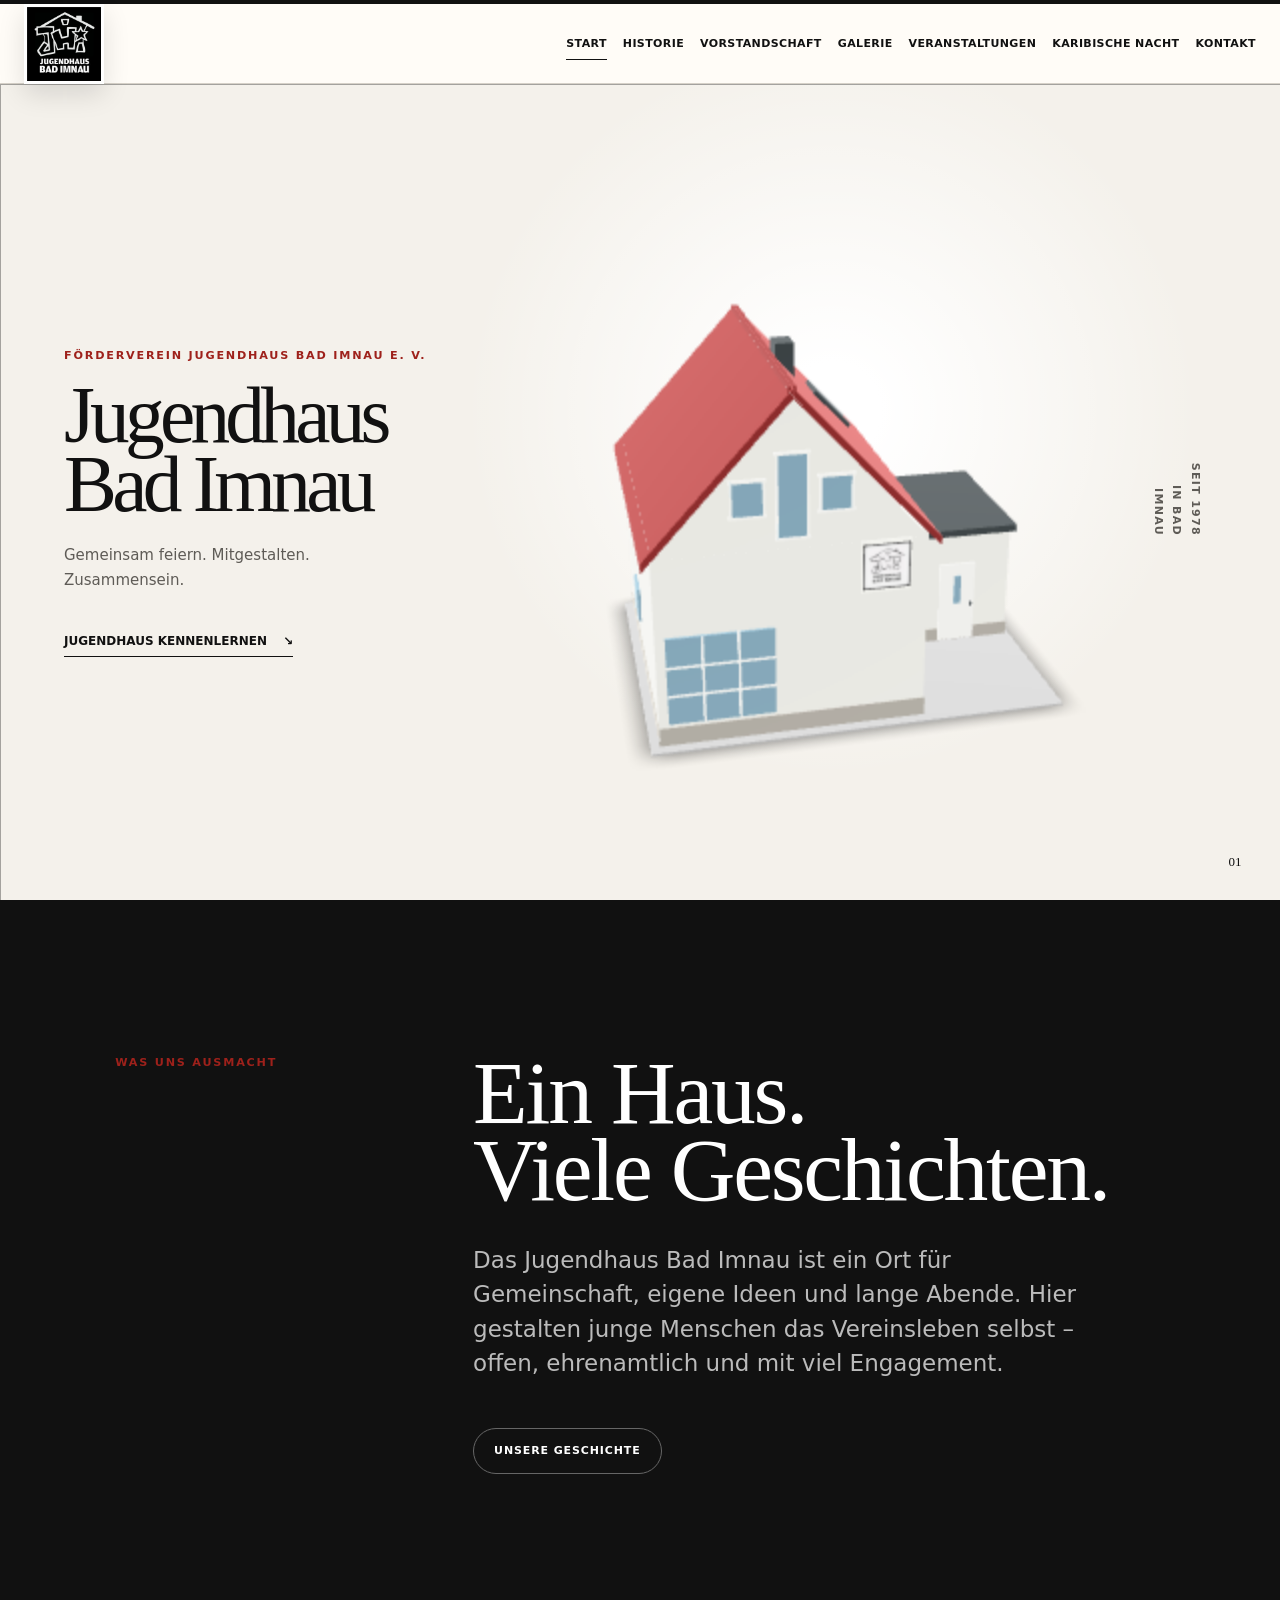
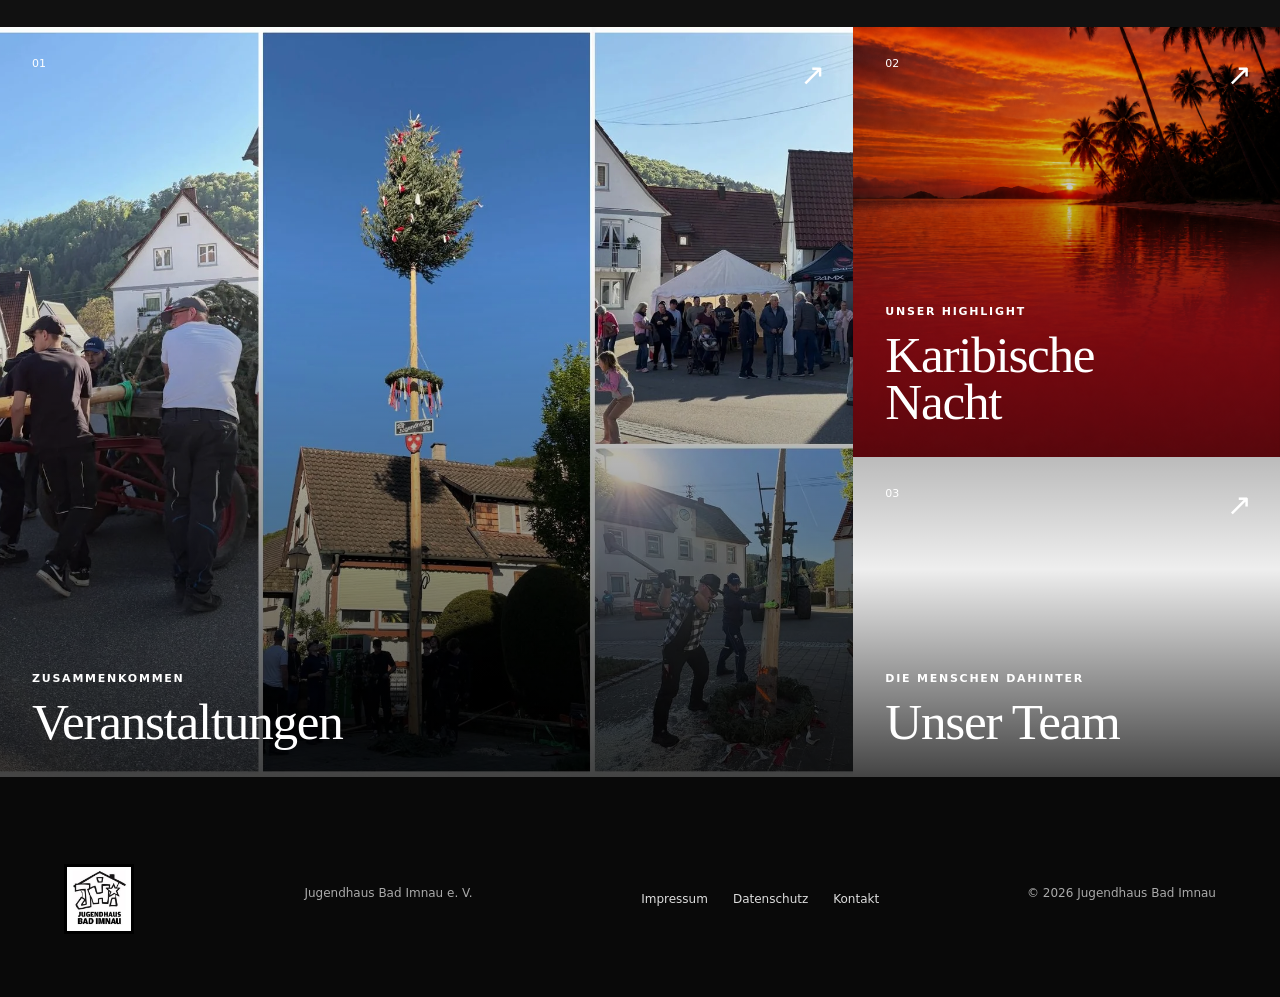
<file: index.html>
<!doctype html>
<html lang="de">
<head>
  <meta charset="utf-8">
  <meta name="viewport" content="width=device-width, initial-scale=1">
  <meta name="description" content="Jugendhaus Bad Imnau e. V. – Gemeinschaft, Veranstaltungen und Karibische Nacht.">
  <link rel="canonical" href="https://jugendhausbadimnau.de/">
  <meta property="og:type" content="website"><meta property="og:locale" content="de_DE">
  <meta property="og:title" content="Jugendhaus Bad Imnau e. V.">
  <meta property="og:description" content="Gemeinsam feiern, mitgestalten und zusammensein in Bad Imnau.">
  <meta property="og:image" content="https://jugendhausbadimnau.de/images/veranstaltung/maibaumstellen.webp">
  <meta name="theme-color" content="#151412">
  <title>Jugendhaus Bad Imnau</title>
  <link rel="stylesheet" href="style.css?v=20260720-4">
  <link rel="icon" href="images/logo/logo-white.webp" type="image/webp">
  <script type="module" src="model-viewer.min.js"></script>
</head>
<body class="home-page">
  <a class="skip-link" href="#main">Zum Inhalt springen</a>
  <header class="site-header">
    <nav class="navbar container" aria-label="Hauptnavigation">
      <a class="brand" href="index.html" aria-label="Jugendhaus Bad Imnau e. V. Startseite">
        <picture>
          <source srcset="images/logo/logo-weiss.webp" media="(prefers-color-scheme: dark)">
          <img src="images/logo/logo.webp" alt="Jugendhaus Bad Imnau e. V. Logo" width="80" height="80">
        </picture>
      </a>
      <button class="nav-toggle" type="button" aria-controls="primary-navigation" aria-expanded="false">
        <span></span><span></span><span></span><span class="sr-only">Menü öffnen</span>
      </button>
      <ul id="primary-navigation" class="nav-menu">
        <li><a href="index.html" data-page="index">Start</a></li>
        <li><a href="historie.html" data-page="historie">Historie</a></li>
        <li><a href="vorstandschaft.html" data-page="vorstandschaft">Vorstandschaft</a></li>
        <li><a href="galerie.html" data-page="galerie">Galerie</a></li>
        <li><a href="veranstaltungen.html" data-page="veranstaltungen">Veranstaltungen</a></li>
        <li><a href="karibische-nacht.html" data-page="karibische-nacht">Karibische Nacht</a></li>
        <li><a href="kontakt.html" data-page="kontakt">Kontakt</a></li>
      </ul>
    </nav>
  </header>

  <main id="main">
    <section class="house-hero" aria-labelledby="hero-title">
      <div class="hero-intro">
        <p class="hero-kicker">Förderverein Jugendhaus Bad Imnau e. V.</p>
        <h1 id="hero-title">Jugendhaus<br>Bad Imnau</h1>
        <p>Gemeinsam feiern. Mitgestalten. Zusammensein.</p>
        <a class="v2-text-link" href="#kennenlernen">Jugendhaus kennenlernen <span>↘</span></a>
      </div>

      <div class="model-stage">
        <model-viewer
          src="models/model_jhi.glb"
          alt="Drehbares 3D-Modell des Jugendhauses"
          loading="lazy"
          camera-controls
          auto-rotate
          auto-rotate-delay="800"
          rotation-per-second="18deg"
          camera-orbit="35deg 68deg 105%"
          shadow-intensity="1.2"
          shadow-softness="0.9"
          exposure="1.05"
          interaction-prompt="none"
          disable-pan
          touch-action="pan-y">
        </model-viewer>
      </div>

      <p class="hero-side-note">Seit 1978<br>in Bad Imnau</p>
      <span class="hero-number" aria-hidden="true">01</span>
    </section>

    <section class="v2-intro" id="kennenlernen">
      <p class="v2-label">Was uns ausmacht</p>
      <div>
        <h2>Ein Haus.<br>Viele Geschichten.</h2>
        <p>Das Jugendhaus Bad Imnau ist ein Ort für Gemeinschaft, eigene Ideen und lange Abende. Hier gestalten junge Menschen das Vereinsleben selbst – offen, ehrenamtlich und mit viel Engagement.</p>
        <a class="v2-pill" href="historie.html">Unsere Geschichte</a>
      </div>
    </section>

    <section class="v2-feature-grid">
      <a class="v2-feature v2-feature-photo" href="veranstaltungen.html">
        <img src="images/veranstaltung/maibaumstellen.webp" alt="Gemeinsame Veranstaltung des Jugendhauses" width="1200" height="800" decoding="async">
        <span class="feature-index">01</span>
        <div><p>Zusammenkommen</p><h2>Veranstaltungen</h2></div>
        <span class="feature-arrow">↗</span>
      </a>
      <a class="v2-feature v2-feature-red" href="karibische-nacht.html">
        <img src="images/veranstaltung/karibische-nacht-card.webp?v=20260715-3" alt="" aria-hidden="true" width="1200" height="800" loading="lazy" decoding="async">
        <span class="feature-index">02</span>
        <div><p>Unser Highlight</p><h2>Karibische<br>Nacht</h2></div>
        <span class="feature-arrow">↗</span>
      </a>
      <a class="v2-feature v2-feature-team" href="vorstandschaft.html">
        <img src="images/vorstandschaft/vorstandschaft-ausflug.webp" alt="Vorstandschaft beim gemeinsamen Ausflug" width="1200" height="800" loading="lazy" decoding="async">
        <span class="feature-index">03</span>
        <div><p>Die Menschen dahinter</p><h2>Unser Team</h2></div>
        <span class="feature-arrow">↗</span>
      </a>
    </section>
  </main>

  <footer class="v2-footer">
    <img src="images/logo/logo-weiss.webp" alt="Jugendhaus Bad Imnau">
    <p>Jugendhaus Bad Imnau e. V.</p>
    <nav aria-label="Rechtliches"><a href="impressum.html">Impressum</a><a href="datenschutz.html">Datenschutz</a><a href="kontakt.html">Kontakt</a></nav>
    <p>© 2026 Jugendhaus Bad Imnau</p>
  </footer>
  <script src="script.js" defer></script>
  <script type="application/ld+json">{"@context":"https://schema.org","@type":"Organization","name":"Jugendhaus Bad Imnau e. V.","url":"https://jugendhausbadimnau.de/","logo":"https://jugendhausbadimnau.de/images/logo/logo.webp","email":"info@jugendhausbadimnau.de","address":{"@type":"PostalAddress","streetAddress":"Kurstraße 19","postalCode":"72401","addressLocality":"Haigerloch-Bad Imnau","addressCountry":"DE"},"sameAs":["https://facebook.com/JugendhausBadImnauEv","https://instagram.com/jugendhaus_bad_imnau"]}</script>
</body>
</html>
</file>
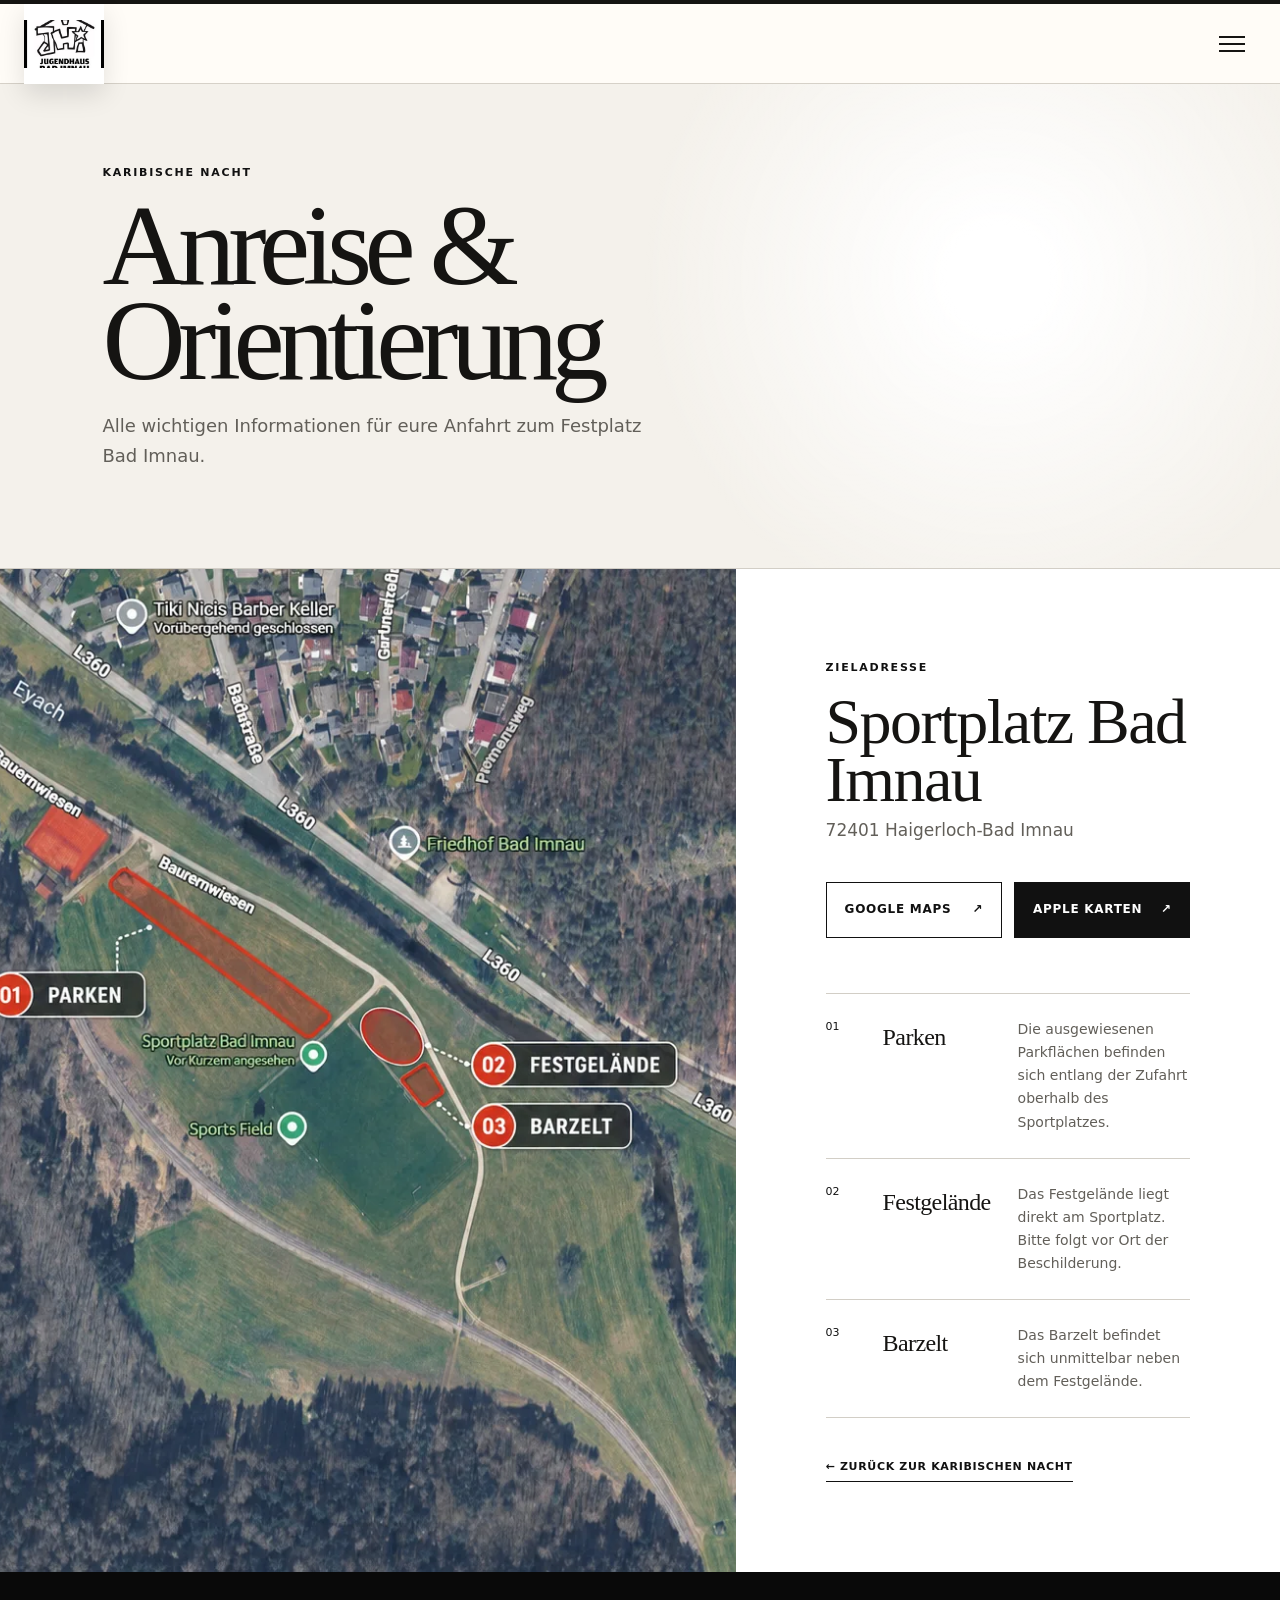
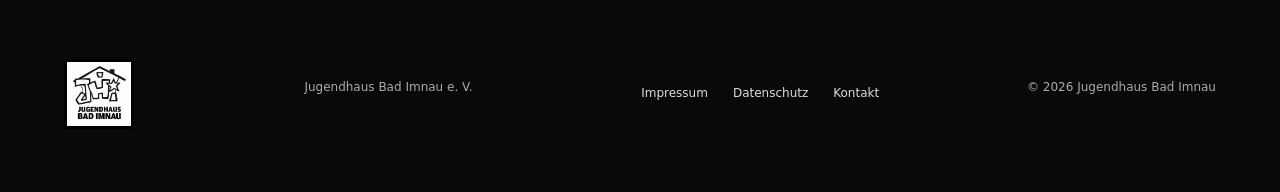
<file: anreise.html>
<!doctype html>
<html lang="de">
<head>
  <meta charset="utf-8">
  <meta name="viewport" content="width=device-width, initial-scale=1">
  <meta name="description" content="Anreise zur Karibischen Nacht auf dem Festplatz Bad Imnau.">
  <link rel="canonical" href="https://jugendhausbadimnau.de/anreise.html"><meta property="og:title" content="Anreise zur Karibischen Nacht"><meta property="og:type" content="website"><meta property="og:image" content="https://jugendhausbadimnau.de/images/veranstaltung/anreise-festplatz-professionell.webp">
  <title>Anreise | Karibische Nacht Bad Imnau</title>
  <link rel="stylesheet" href="style.css">
  <link rel="icon" href="images/logo/logo-white.webp" type="image/webp">
</head>
<body>
  <a class="skip-link" href="#main">Zum Inhalt springen</a>
  <header class="v2-header">
    <nav class="v2-nav" aria-label="Hauptnavigation">
      <div class="v2-nav-side v2-nav-left">
        <a href="index.html">Home</a>
        <a href="historie.html">Historie</a>
        <a href="vorstandschaft.html">Vorstandschaft</a>
      </div>
      <a class="v2-brand" href="index.html" aria-label="Jugendhaus Bad Imnau – Startseite">
        <img src="images/logo/logo-white.webp" alt="Jugendhaus Bad Imnau">
      </a>
      <div class="v2-nav-side v2-nav-right">
        <a class="active" href="karibische-nacht.html">Karibische Nacht</a>
        <a href="veranstaltungen.html">Veranstaltungen</a>
        <a href="kontakt.html">Kontakt</a>
      </div>
      <button class="v2-menu-button" type="button" aria-expanded="false" aria-controls="v2-mobile-menu"><span></span><span></span><span></span><span class="sr-only">Menü öffnen</span></button>
      <div class="v2-mobile-menu" id="v2-mobile-menu">
        <a href="index.html">Home</a><a href="historie.html">Historie</a><a href="vorstandschaft.html">Vorstandschaft</a><a href="karibische-nacht.html">Karibische Nacht</a><a href="veranstaltungen.html">Veranstaltungen</a><a href="kontakt.html">Kontakt</a>
      </div>
    </nav>
  </header>

  <main id="main" class="arrival-page">
    <section class="arrival-hero">
      <div>
        <p class="eyebrow">Karibische Nacht</p>
        <h1>Anreise &amp;<br>Orientierung</h1>
        <p>Alle wichtigen Informationen für eure Anfahrt zum Festplatz Bad Imnau.</p>
      </div>
    </section>

    <section class="arrival-content">
      <div class="arrival-map-wrap">
        <img src="images/veranstaltung/anreise-festplatz-professionell.webp" alt="Luftbild des Sportplatzes Bad Imnau mit markiertem Festgelände, Barzelt und Parkplatz" decoding="async">
      </div>
      <div class="arrival-details">
        <p class="eyebrow">Zieladresse</p>
        <h2>Sportplatz Bad Imnau</h2>
        <p>72401 Haigerloch-Bad Imnau</p>
        <div class="arrival-actions">
          <a class="maps-button maps-google" href="https://www.google.com/maps/search/?api=1&amp;query=Sportplatz+Bad+Imnau+72401+Haigerloch" target="_blank" rel="noopener noreferrer">Google Maps <span>↗</span></a>
          <a class="maps-button maps-apple" href="https://maps.apple.com/place?place-id=I388C8A2C8D6BAA09&address=L+360%2C+72401+Haigerloch%2C+Germany&coordinate=48.399087%2C8.777293&name=Sportplatz+Bad+Imnau&_provider=9902" target="_blank" rel="noopener noreferrer">Apple Karten <span>↗</span></a>
        </div>
        <div class="arrival-info-grid">
          <article><span>01</span><h3>Parken</h3><p>Die ausgewiesenen Parkflächen befinden sich entlang der Zufahrt oberhalb des Sportplatzes.</p></article>
          <article><span>02</span><h3>Festgelände</h3><p>Das Festgelände liegt direkt am Sportplatz. Bitte folgt vor Ort der Beschilderung.</p></article>
          <article><span>03</span><h3>Barzelt</h3><p>Das Barzelt befindet sich unmittelbar neben dem Festgelände.</p></article>
        </div>
        <a class="arrival-back" href="karibische-nacht.html">← Zurück zur Karibischen Nacht</a>
      </div>
    </section>
  </main>

  <footer class="v2-footer">
    <img src="images/logo/logo-weiss.webp" alt="Jugendhaus Bad Imnau"><p>Jugendhaus Bad Imnau e. V.</p>
    <nav aria-label="Rechtliches"><a href="impressum.html">Impressum</a><a href="datenschutz.html">Datenschutz</a><a href="kontakt.html">Kontakt</a></nav>
    <p>© 2026 Jugendhaus Bad Imnau</p>
  </footer>
  <script src="script.js" defer></script>
</body>
</html>
</file>
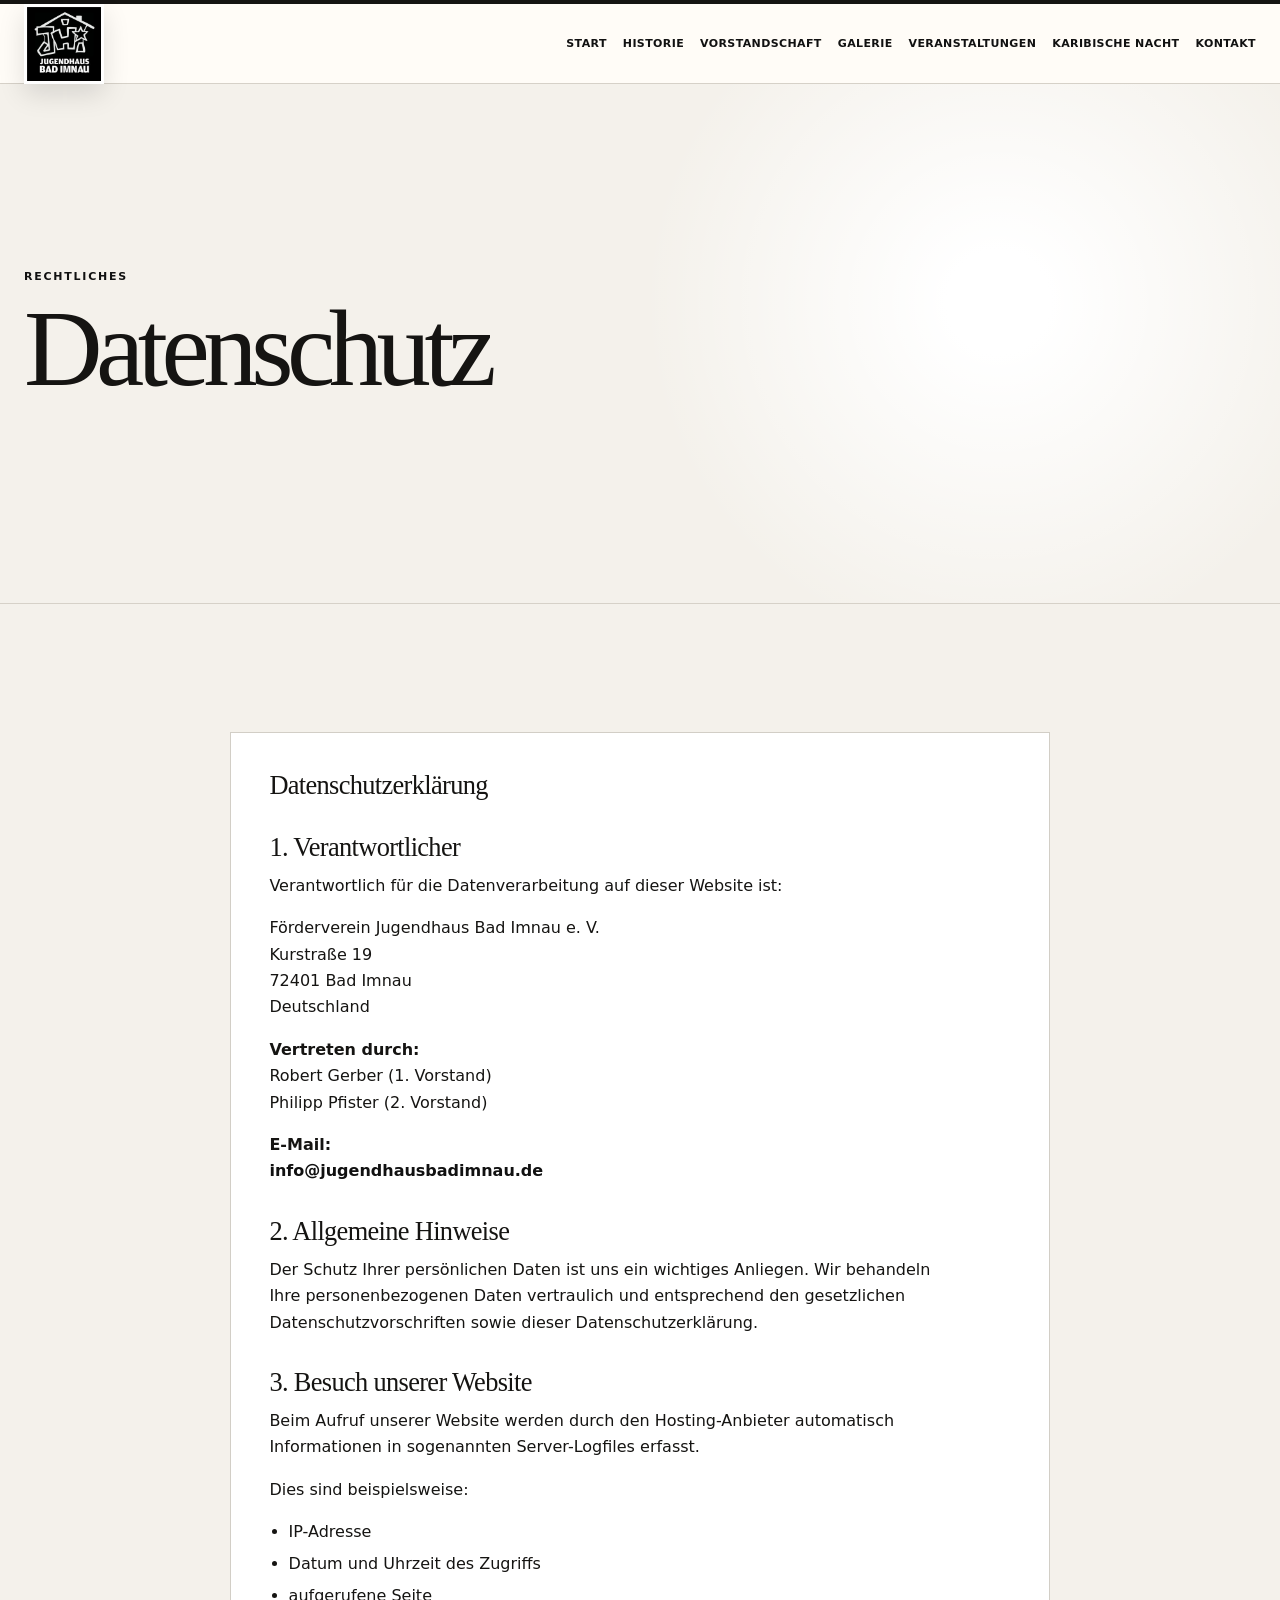
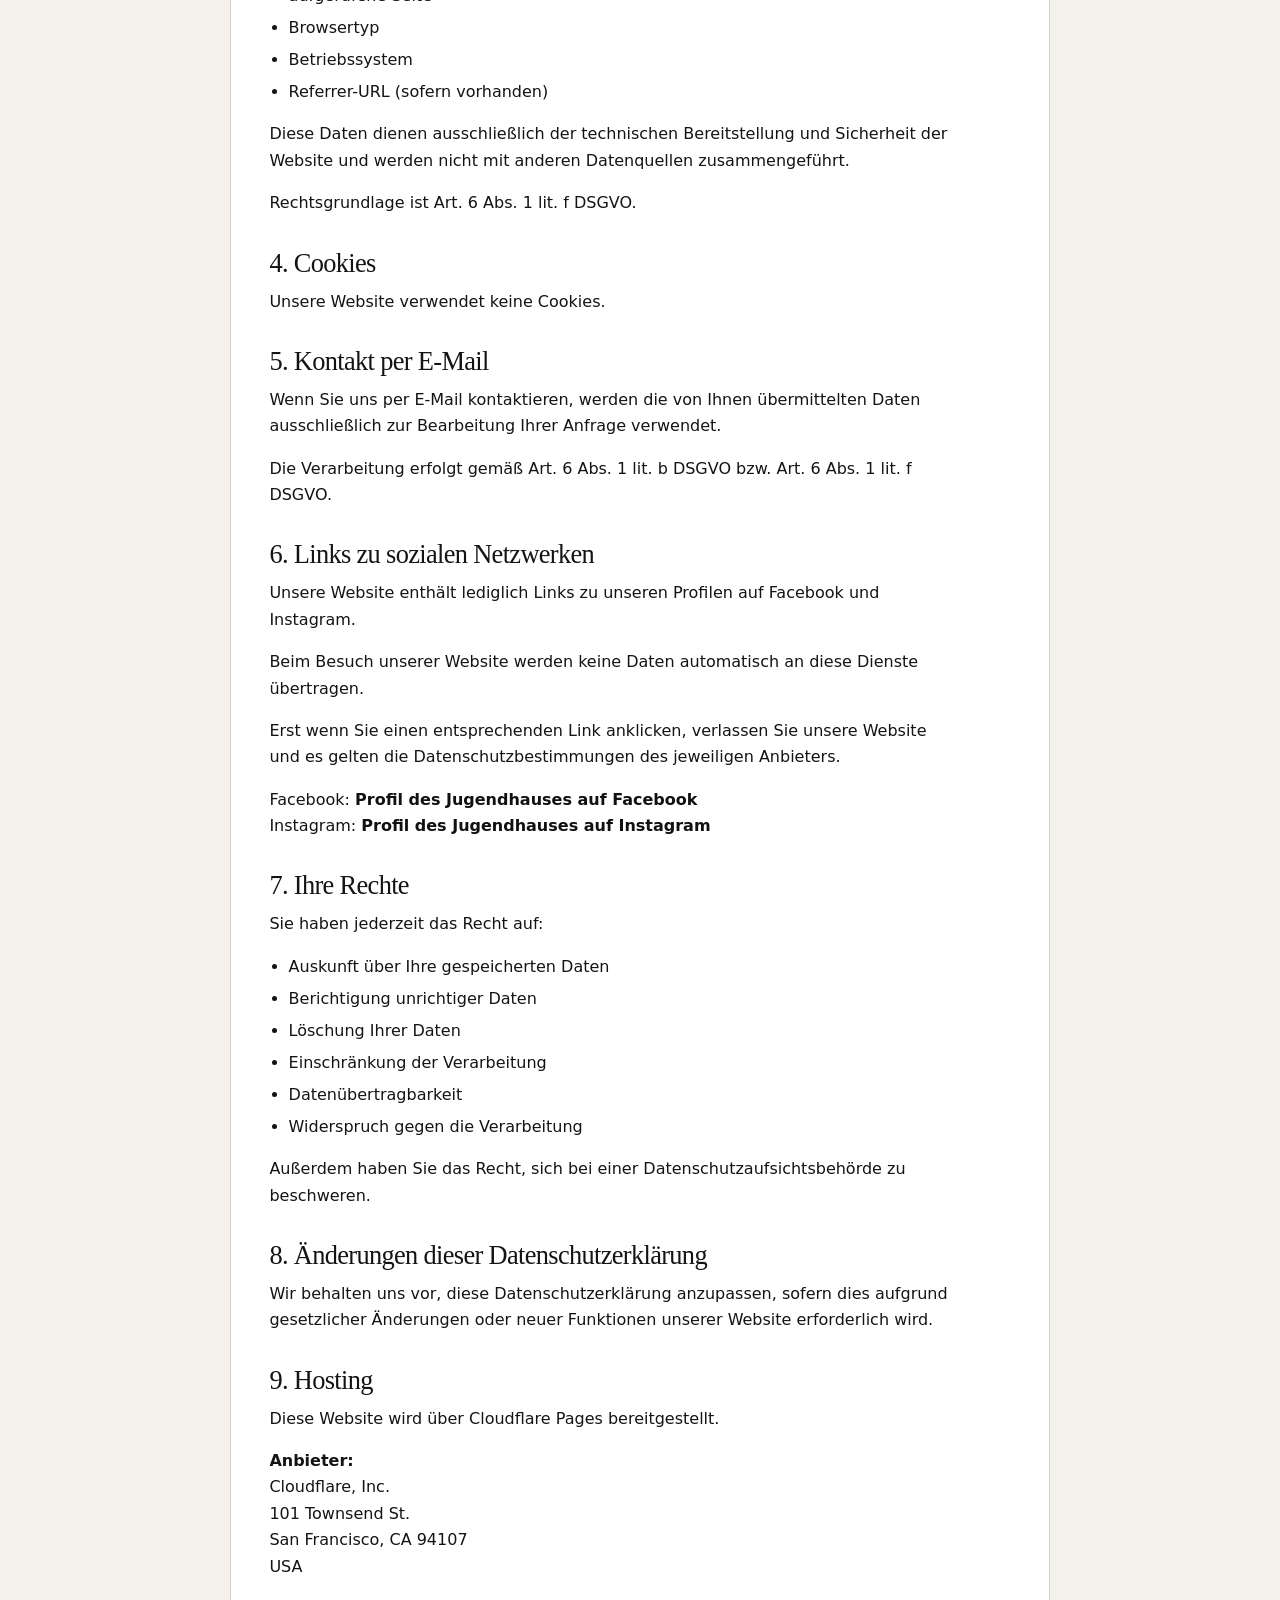
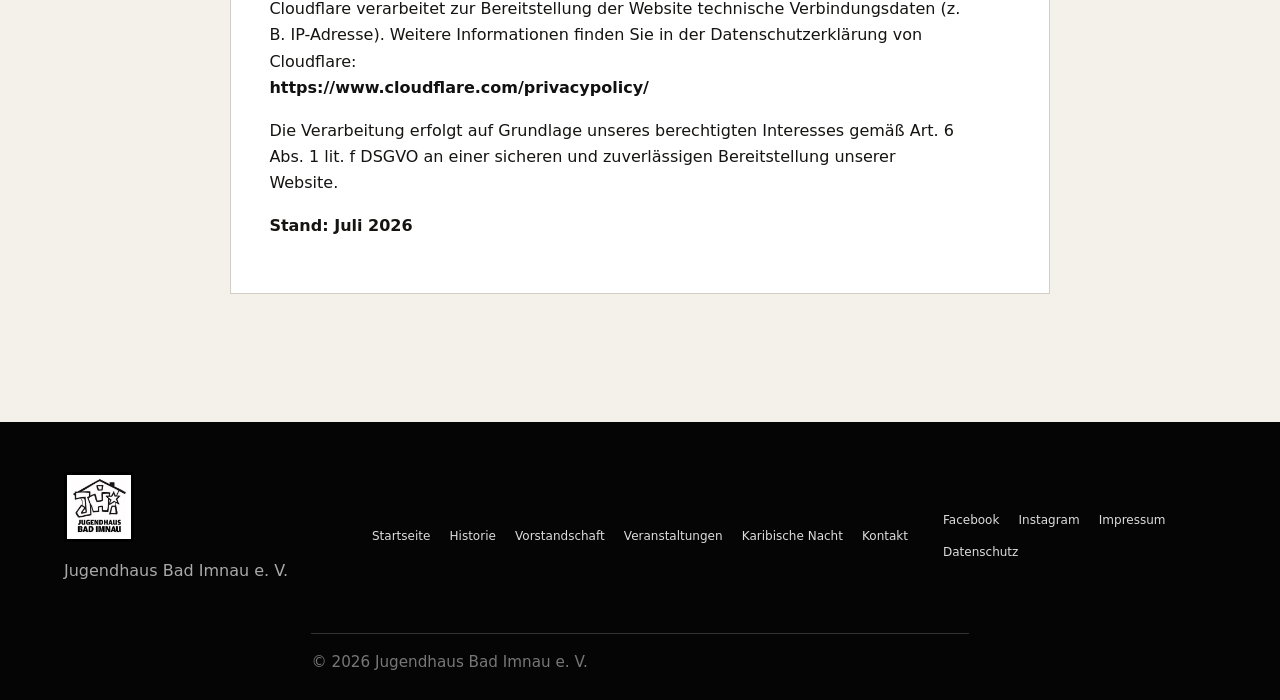
<file: datenschutz.html>
<!DOCTYPE html>
<html lang="de">
<head>
  <meta charset="UTF-8">
  <meta name="viewport" content="width=device-width, initial-scale=1.0">
  <meta name="description" content="Datenschutzerklärung des Jugendhaus Bad Imnau e. V.">
  <link rel="canonical" href="https://jugendhausbadimnau.de/datenschutz.html"><meta name="robots" content="noindex,follow">
  <title>Datenschutz | Jugendhaus Bad Imnau e. V.</title>
  <link rel="stylesheet" href="style.css">
  <link rel="icon" href="images/logo/logo-white.webp" type="image/webp">
</head>
<body>
  <a class="skip-link" href="#main">Zum Inhalt springen</a>
  <header class="site-header">
    <nav class="navbar container" aria-label="Hauptnavigation">
      <a class="brand" href="index.html" aria-label="Jugendhaus Bad Imnau e. V. Startseite"><picture><source srcset="images/logo/logo-weiss.webp" media="(prefers-color-scheme: dark)"><img src="images/logo/logo.webp" alt="Jugendhaus Bad Imnau e. V. Logo"></picture></a>
      <button class="nav-toggle" type="button" aria-controls="primary-navigation" aria-expanded="false"><span></span><span></span><span></span><span class="sr-only">Menü öffnen</span></button>
      <ul id="primary-navigation" class="nav-menu">
        <li><a href="index.html" data-page="index">Start</a></li><li><a href="historie.html" data-page="historie">Historie</a></li><li><a href="vorstandschaft.html" data-page="vorstandschaft">Vorstandschaft</a></li><li><a href="galerie.html" data-page="galerie">Galerie</a></li><li><a href="veranstaltungen.html" data-page="veranstaltungen">Veranstaltungen</a></li><li><a href="karibische-nacht.html" data-page="karibische-nacht">Karibische Nacht</a></li><li><a href="kontakt.html" data-page="kontakt">Kontakt</a></li>
      </ul>
    </nav>
  </header>

  <main id="main">
    <section class="page-hero simple-hero">
      <div class="container reveal">
        <p class="eyebrow">Rechtliches</p>
        <h1>Datenschutz</h1>
      </div>
    </section>

    <section class="section legal-page">
      <div class="container legal-content reveal">
        <h2>Datenschutzerklärung</h2>

        <h2>1. Verantwortlicher</h2>
        <p>Verantwortlich für die Datenverarbeitung auf dieser Website ist:</p>
        <p>Förderverein Jugendhaus Bad Imnau e. V.<br>Kurstraße 19<br>72401 Bad Imnau<br>Deutschland</p>
        <p><strong>Vertreten durch:</strong><br>Robert Gerber (1. Vorstand)<br>Philipp Pfister (2. Vorstand)</p>
        <p><strong>E-Mail:</strong><br><a href="mailto:info@jugendhausbadimnau.de">info@jugendhausbadimnau.de</a></p>

        <h2>2. Allgemeine Hinweise</h2>
        <p>Der Schutz Ihrer persönlichen Daten ist uns ein wichtiges Anliegen. Wir behandeln Ihre personenbezogenen Daten vertraulich und entsprechend den gesetzlichen Datenschutzvorschriften sowie dieser Datenschutzerklärung.</p>

        <h2>3. Besuch unserer Website</h2>
        <p>Beim Aufruf unserer Website werden durch den Hosting-Anbieter automatisch Informationen in sogenannten Server-Logfiles erfasst.</p>
        <p>Dies sind beispielsweise:</p>
        <ul>
          <li>IP-Adresse</li>
          <li>Datum und Uhrzeit des Zugriffs</li>
          <li>aufgerufene Seite</li>
          <li>Browsertyp</li>
          <li>Betriebssystem</li>
          <li>Referrer-URL (sofern vorhanden)</li>
        </ul>
        <p>Diese Daten dienen ausschließlich der technischen Bereitstellung und Sicherheit der Website und werden nicht mit anderen Datenquellen zusammengeführt.</p>
        <p>Rechtsgrundlage ist Art. 6 Abs. 1 lit. f DSGVO.</p>

        <h2>4. Cookies</h2>
        <p>Unsere Website verwendet keine Cookies.</p>

        <h2>5. Kontakt per E-Mail</h2>
        <p>Wenn Sie uns per E-Mail kontaktieren, werden die von Ihnen übermittelten Daten ausschließlich zur Bearbeitung Ihrer Anfrage verwendet.</p>
        <p>Die Verarbeitung erfolgt gemäß Art. 6 Abs. 1 lit. b DSGVO bzw. Art. 6 Abs. 1 lit. f DSGVO.</p>

        <h2>6. Links zu sozialen Netzwerken</h2>
        <p>Unsere Website enthält lediglich Links zu unseren Profilen auf Facebook und Instagram.</p>
        <p>Beim Besuch unserer Website werden keine Daten automatisch an diese Dienste übertragen.</p>
        <p>Erst wenn Sie einen entsprechenden Link anklicken, verlassen Sie unsere Website und es gelten die Datenschutzbestimmungen des jeweiligen Anbieters.</p>
        <p>Facebook: <a href="https://facebook.com/JugendhausBadImnauEv">Profil des Jugendhauses auf Facebook</a><br>Instagram: <a href="https://instagram.com/jugendhaus_bad_imnau">Profil des Jugendhauses auf Instagram</a></p>

        <h2>7. Ihre Rechte</h2>
        <p>Sie haben jederzeit das Recht auf:</p>
        <ul>
          <li>Auskunft über Ihre gespeicherten Daten</li>
          <li>Berichtigung unrichtiger Daten</li>
          <li>Löschung Ihrer Daten</li>
          <li>Einschränkung der Verarbeitung</li>
          <li>Datenübertragbarkeit</li>
          <li>Widerspruch gegen die Verarbeitung</li>
        </ul>
        <p>Außerdem haben Sie das Recht, sich bei einer Datenschutzaufsichtsbehörde zu beschweren.</p>

        <h2>8. Änderungen dieser Datenschutzerklärung</h2>
        <p>Wir behalten uns vor, diese Datenschutzerklärung anzupassen, sofern dies aufgrund gesetzlicher Änderungen oder neuer Funktionen unserer Website erforderlich wird.</p>

        <h2>9. Hosting</h2>
        <p>Diese Website wird über Cloudflare Pages bereitgestellt.</p>
        <p><strong>Anbieter:</strong><br>Cloudflare, Inc.<br>101 Townsend St.<br>San Francisco, CA 94107<br>USA</p>
        <p>Cloudflare verarbeitet zur Bereitstellung der Website technische Verbindungsdaten (z. B. IP-Adresse). Weitere Informationen finden Sie in der Datenschutzerklärung von Cloudflare:<br><a href="https://www.cloudflare.com/privacypolicy/">https://www.cloudflare.com/privacypolicy/</a></p>
        <p>Die Verarbeitung erfolgt auf Grundlage unseres berechtigten Interesses gemäß Art. 6 Abs. 1 lit. f DSGVO an einer sicheren und zuverlässigen Bereitstellung unserer Website.</p>

        <p><strong>Stand: Juli 2026</strong></p>
      </div>
    </section>
  </main>

  <footer class="site-footer">
    <div class="container footer-grid">
      <div><img class="footer-logo" src="images/logo/logo-weiss.webp" alt="Jugendhaus Bad Imnau e. V. Logo"><p>Jugendhaus Bad Imnau e. V.</p></div>
      <nav aria-label="Footer Navigation"><a href="index.html">Startseite</a><a href="historie.html">Historie</a><a href="vorstandschaft.html">Vorstandschaft</a><a href="veranstaltungen.html">Veranstaltungen</a><a href="karibische-nacht.html">Karibische Nacht</a><a href="kontakt.html">Kontakt</a></nav>
      <div class="footer-links"><a href="https://facebook.com/JugendhausBadImnauEv">Facebook</a><a href="https://instagram.com/jugendhaus_bad_imnau">Instagram</a><a href="impressum.html">Impressum</a><a href="datenschutz.html">Datenschutz</a></div>
    </div>
    <p class="copyright">© Jugendhaus Bad Imnau e. V.</p>
  </footer>
  <script src="script.js" defer></script>
</body>
</html>
</file>
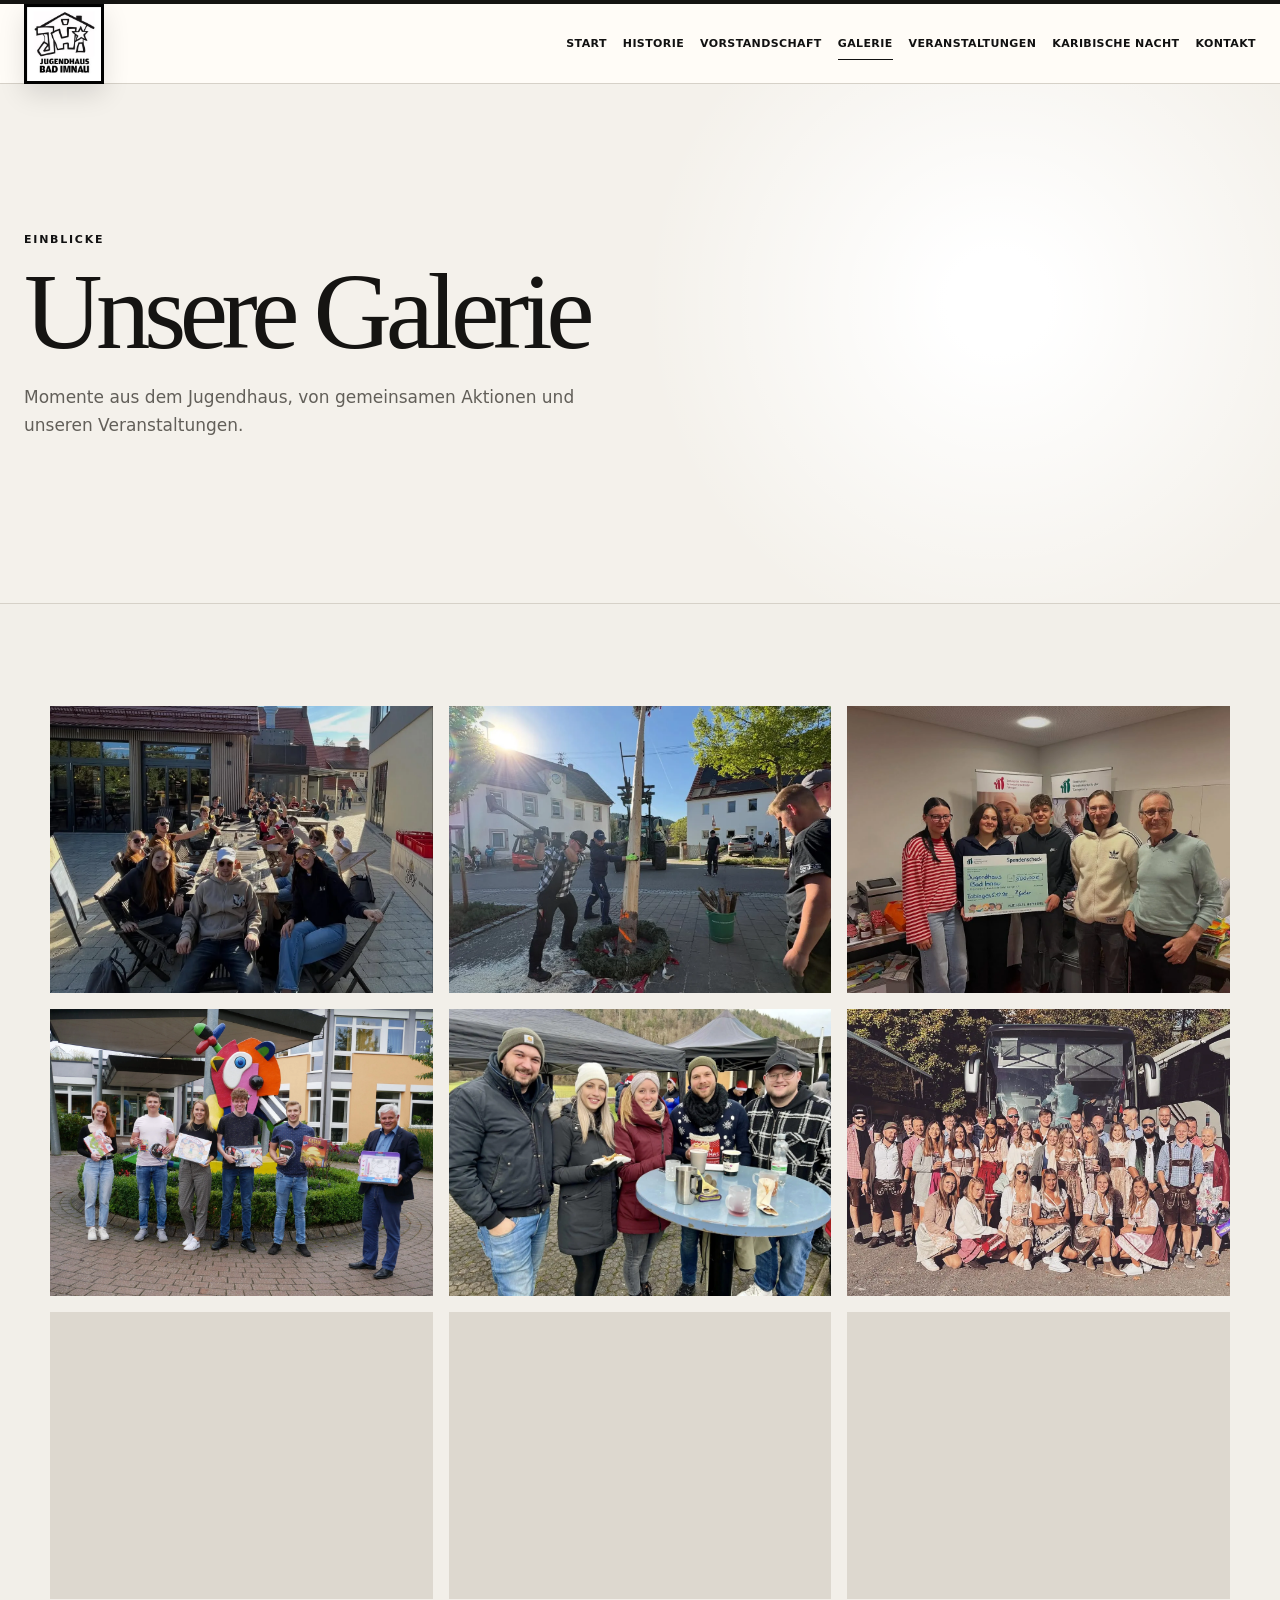
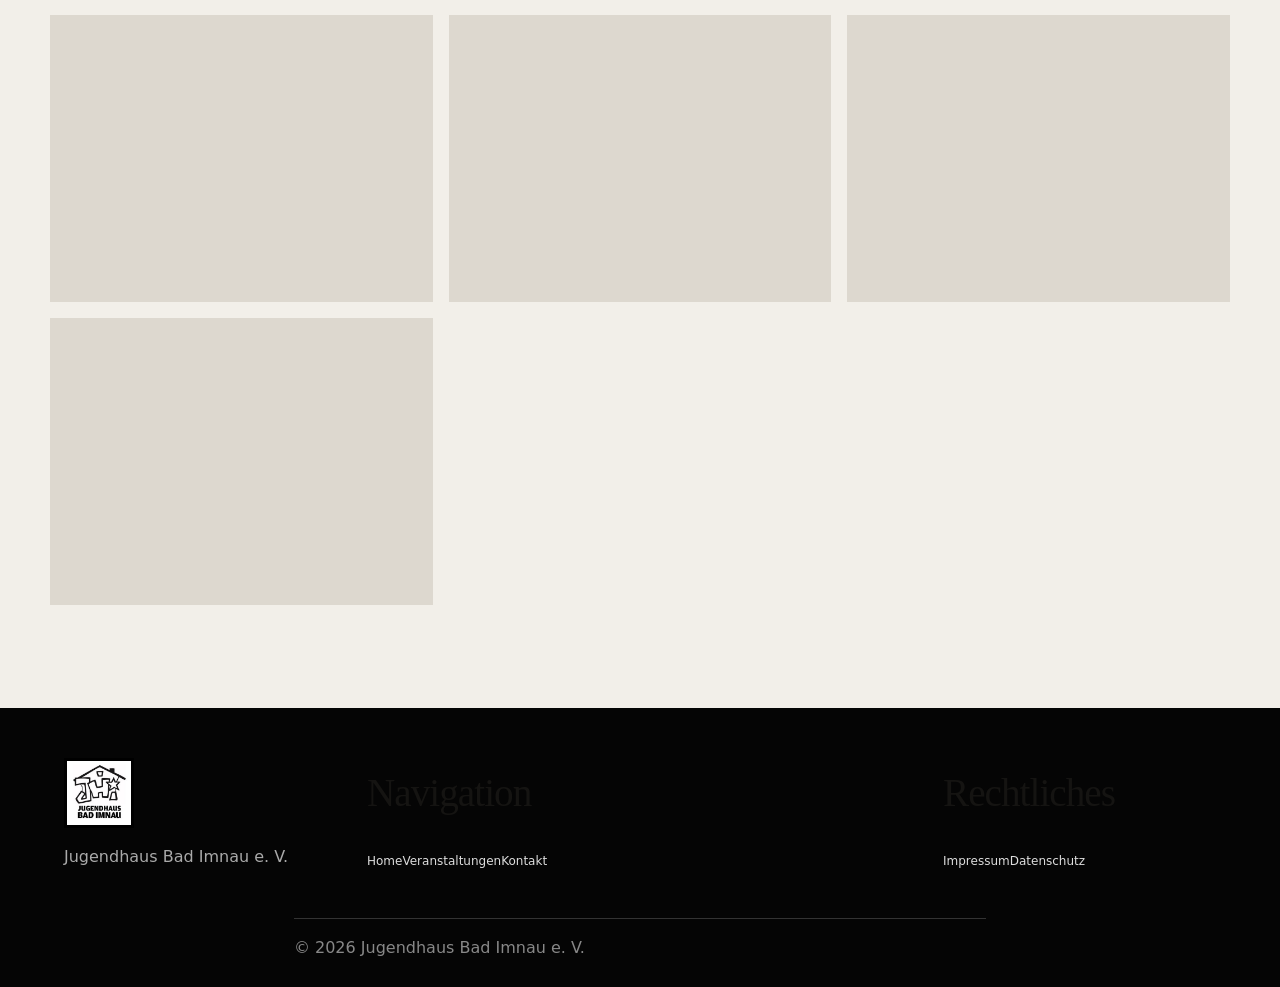
<file: galerie.html>
<!doctype html>
<html lang="de">
<head>
  <meta charset="utf-8">
  <meta name="viewport" content="width=device-width, initial-scale=1">
  <meta name="description" content="Bilder aus dem Jugendhaus Bad Imnau.">
  <link rel="canonical" href="https://jugendhausbadimnau.de/galerie.html"><meta property="og:title" content="Galerie | Jugendhaus Bad Imnau e. V."><meta property="og:type" content="website"><meta property="og:image" content="https://jugendhausbadimnau.de/images/galerie/maibaum.webp">
  <title>Galerie | Jugendhaus Bad Imnau e. V.</title>
  <link rel="stylesheet" href="style.css?v=20260717-1">
  <link rel="icon" href="images/logo/logo-white.webp" type="image/webp">
</head>
<body>
  <a class="skip-link" href="#main">Zum Inhalt springen</a>
  <header class="site-header"></header>

  <main id="main">
    <section class="page-hero">
      <div class="container reveal">
        <p class="eyebrow">Einblicke</p>
        <h1>Unsere Galerie</h1>
        <p>Momente aus dem Jugendhaus, von gemeinsamen Aktionen und unseren Veranstaltungen.</p>
      </div>
    </section>

    <section class="gallery-section" aria-label="Bildergalerie">
      <div class="container gallery-grid">
        <figure class="gallery-item reveal"><img src="images/galerie/ausflug-berg.webp" alt="Gemeinsamer Ausflug in die Berge" loading="lazy"></figure>
        <figure class="gallery-item reveal"><img src="images/galerie/maibaum.webp" alt="Maibaumstellen in Bad Imnau" loading="lazy"></figure>
        <figure class="gallery-item reveal"><img src="images/galerie/spende2.webp" alt="Spendenaktion des Jugendhauses" loading="lazy"></figure>
        <figure class="gallery-item reveal"><img src="images/galerie/spendenaktieon.webp" alt="Gemeinsame Spendenaktion" loading="lazy"></figure>
        <figure class="gallery-item reveal"><img src="images/galerie/weihnachtsbaumvk.webp" alt="Freunde des Jugendhauses beim Weihnachtsbaumverkauf" loading="lazy" decoding="async"></figure>
        <figure class="gallery-item reveal"><img src="images/galerie/wasen.webp" alt="Gemeinsamer Ausflug zum Cannstatter Wasen" loading="lazy" decoding="async"></figure>
        <figure class="gallery-item reveal"><img src="images/galerie/jubilaeum35.webp" alt="Gäste beim 35-jährigen Jubiläum des Jugendhauses" loading="lazy" decoding="async"></figure>
        <figure class="gallery-item reveal"><img src="images/galerie/karibische2017.webp" alt="Besucher der Karibischen Nacht 2017" loading="lazy" decoding="async"></figure>
        <figure class="gallery-item reveal"><img src="images/galerie/fasnetalt.webp" alt="Jugendhausgruppe bei der Fasnet in Bad Imnau" loading="lazy" decoding="async"></figure>
        <figure class="gallery-item reveal"><img src="images/galerie/maibaumalt.webp" alt="Helfer des Jugendhauses beim Maibaumstellen" loading="lazy" decoding="async"></figure>
        <figure class="gallery-item reveal"><img src="images/galerie/karibischeaufbaualt.webp" alt="Aufbau des Festgeländes für die Karibische Nacht" loading="lazy" decoding="async"></figure>
        <figure class="gallery-item reveal"><img src="images/galerie/juhaschnee.webp" alt="Jugendhaus Bad Imnau im Schnee" loading="lazy" decoding="async"></figure>
        <figure class="gallery-item reveal"><img src="images/galerie/30jaehriges.webp" alt="Geehrte Mitglieder beim 30-jährigen Jubiläum" loading="lazy" decoding="async"></figure>
      </div>
    </section>
  </main>

  <footer class="site-footer">
    <div class="container footer-grid">
      <div><img class="footer-logo" src="images/logo/logo-weiss.webp" alt="Jugendhaus Bad Imnau e. V. Logo"><p>Jugendhaus Bad Imnau e. V.</p></div>
      <div><h2>Navigation</h2><a href="index.html">Home</a><a href="veranstaltungen.html">Veranstaltungen</a><a href="kontakt.html">Kontakt</a></div>
      <div><h2>Rechtliches</h2><a href="impressum.html">Impressum</a><a href="datenschutz.html">Datenschutz</a></div>
    </div>
    <p class="footer-bottom">© 2026 Jugendhaus Bad Imnau e. V.</p>
  </footer>
  <script src="script.js" defer></script>
</body>
</html>
</file>
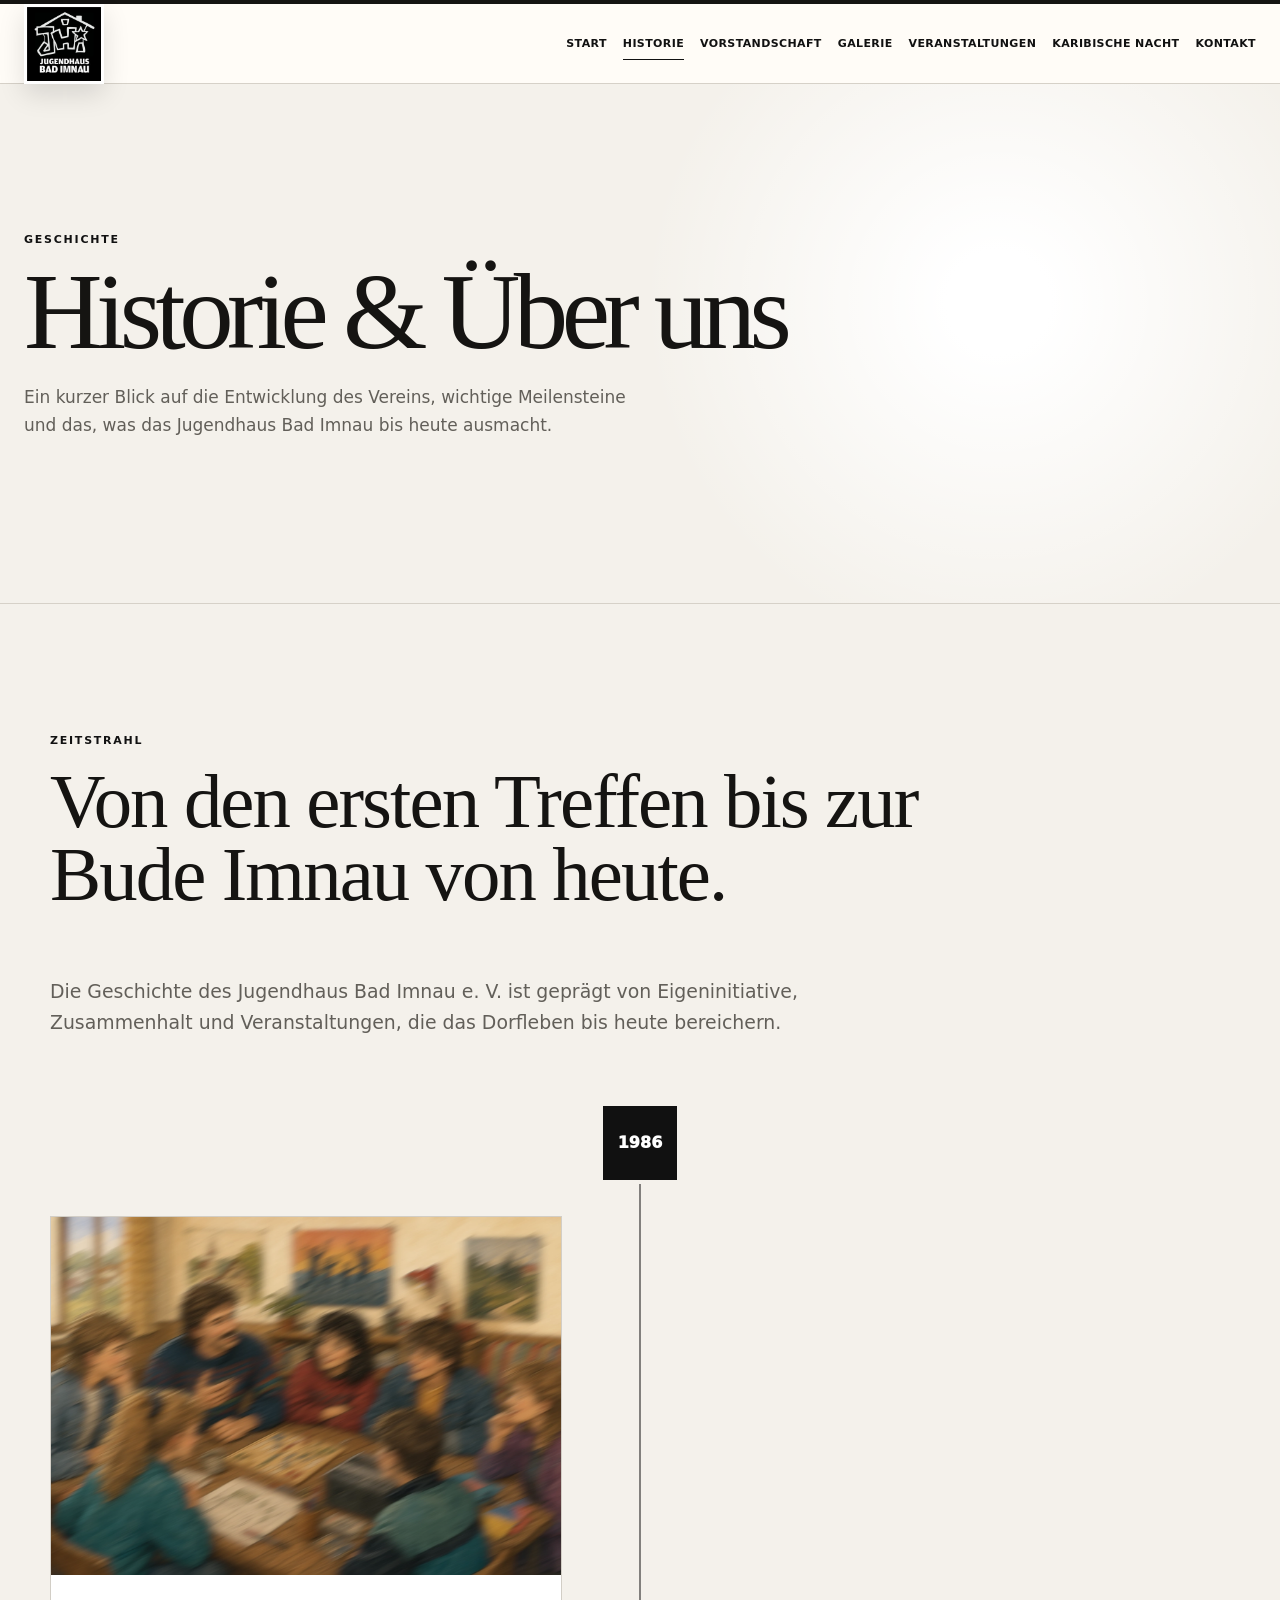
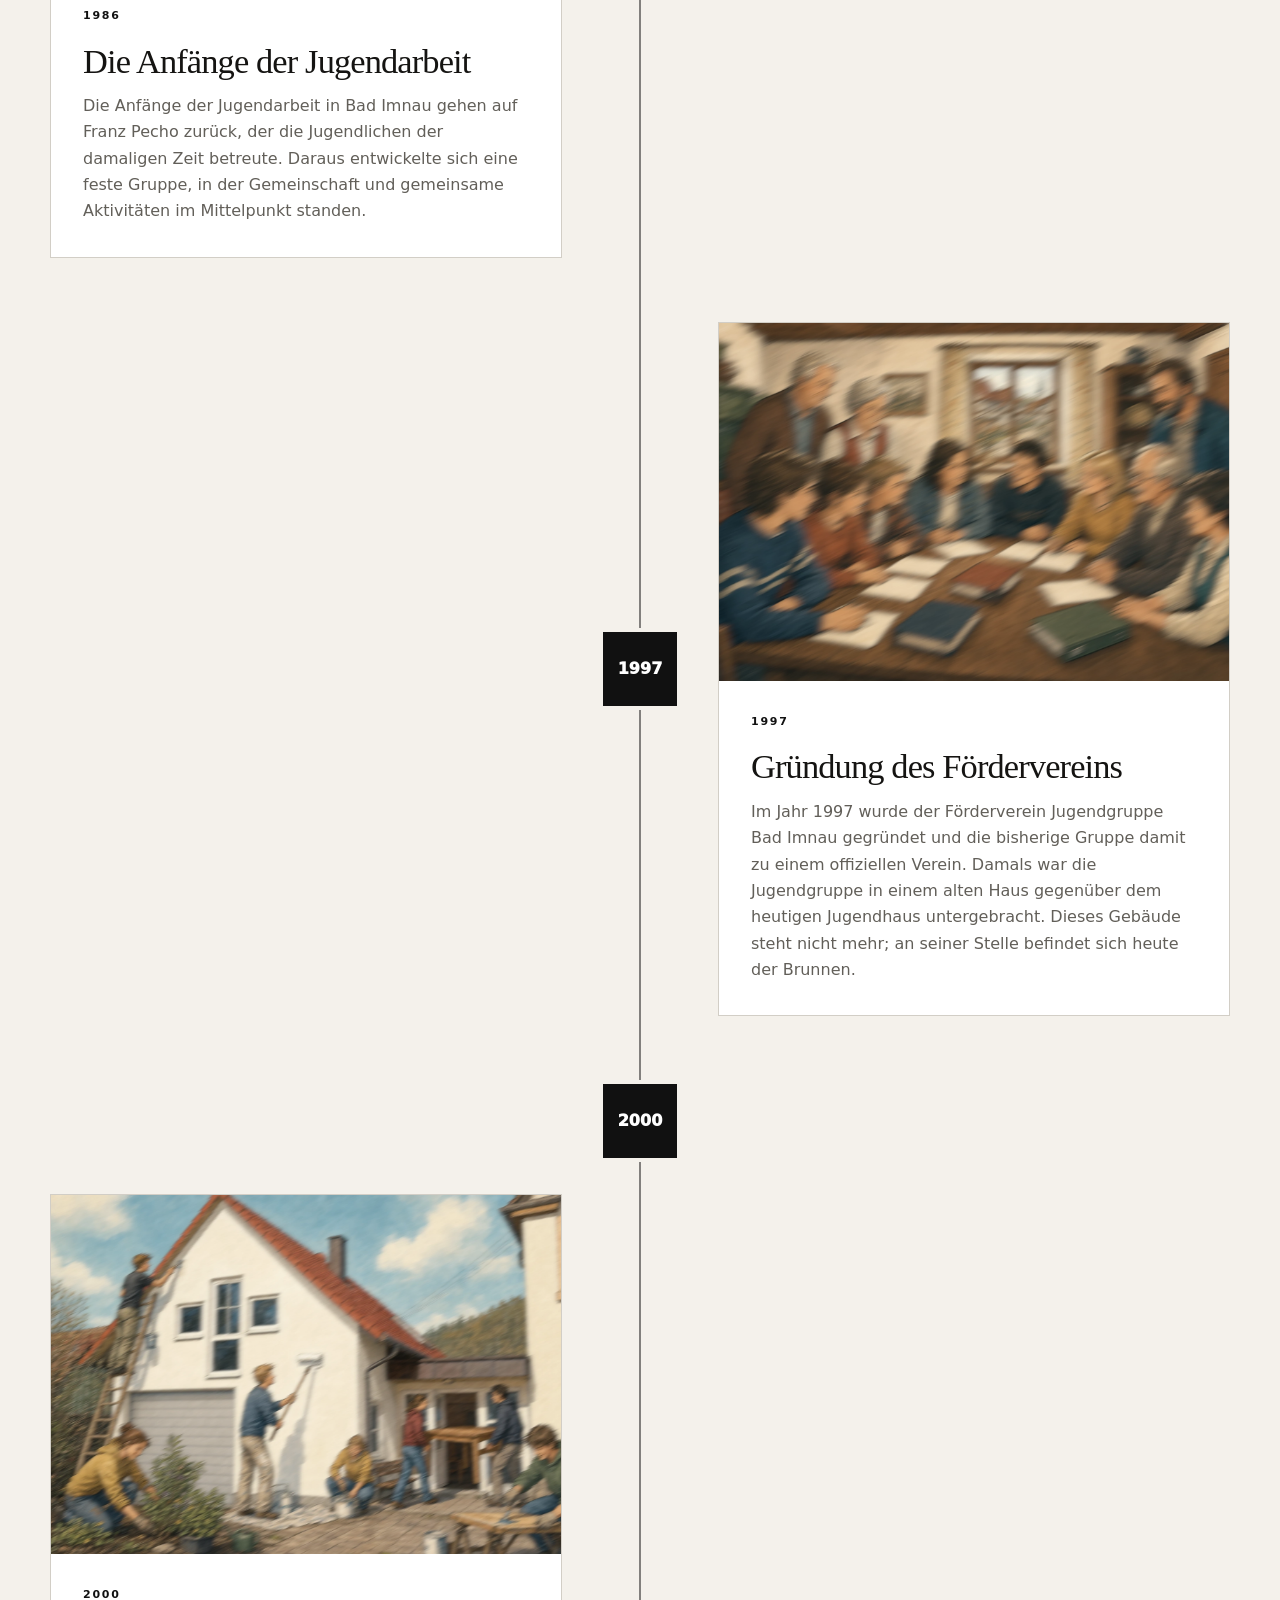
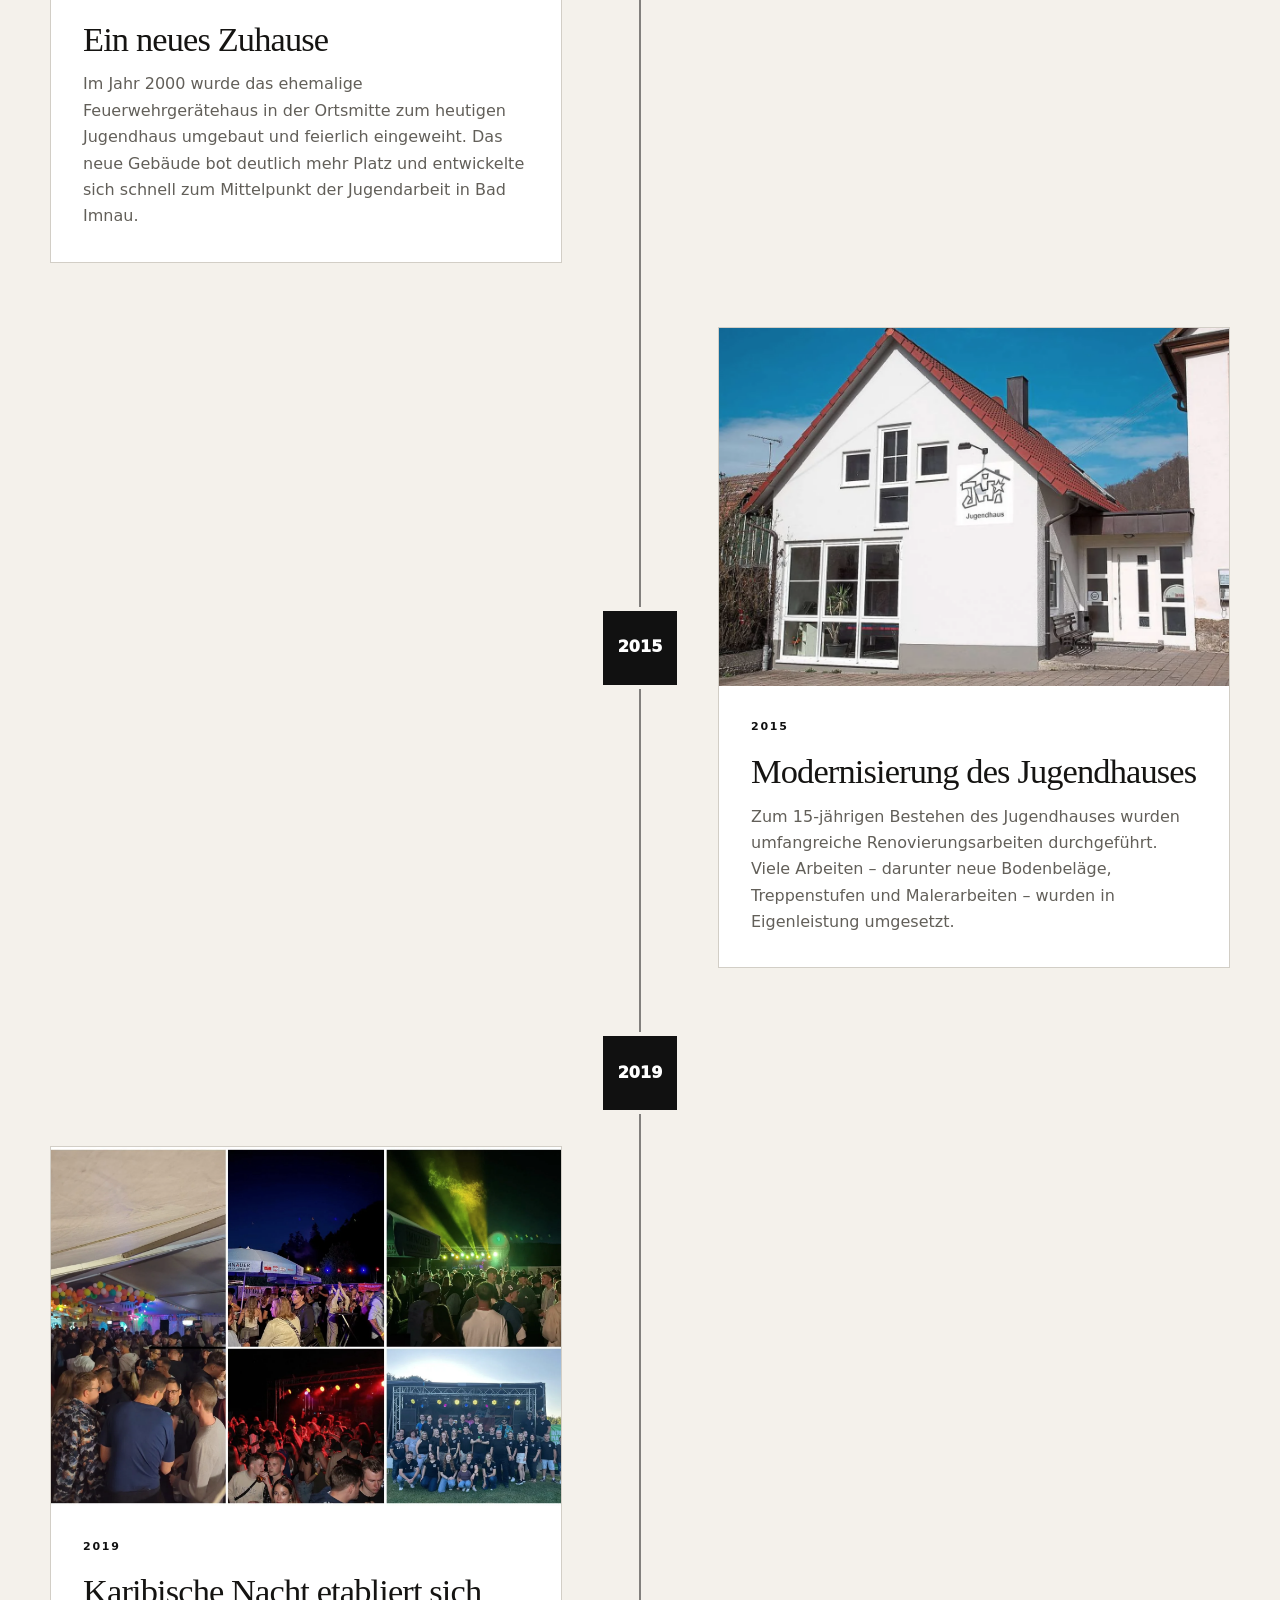
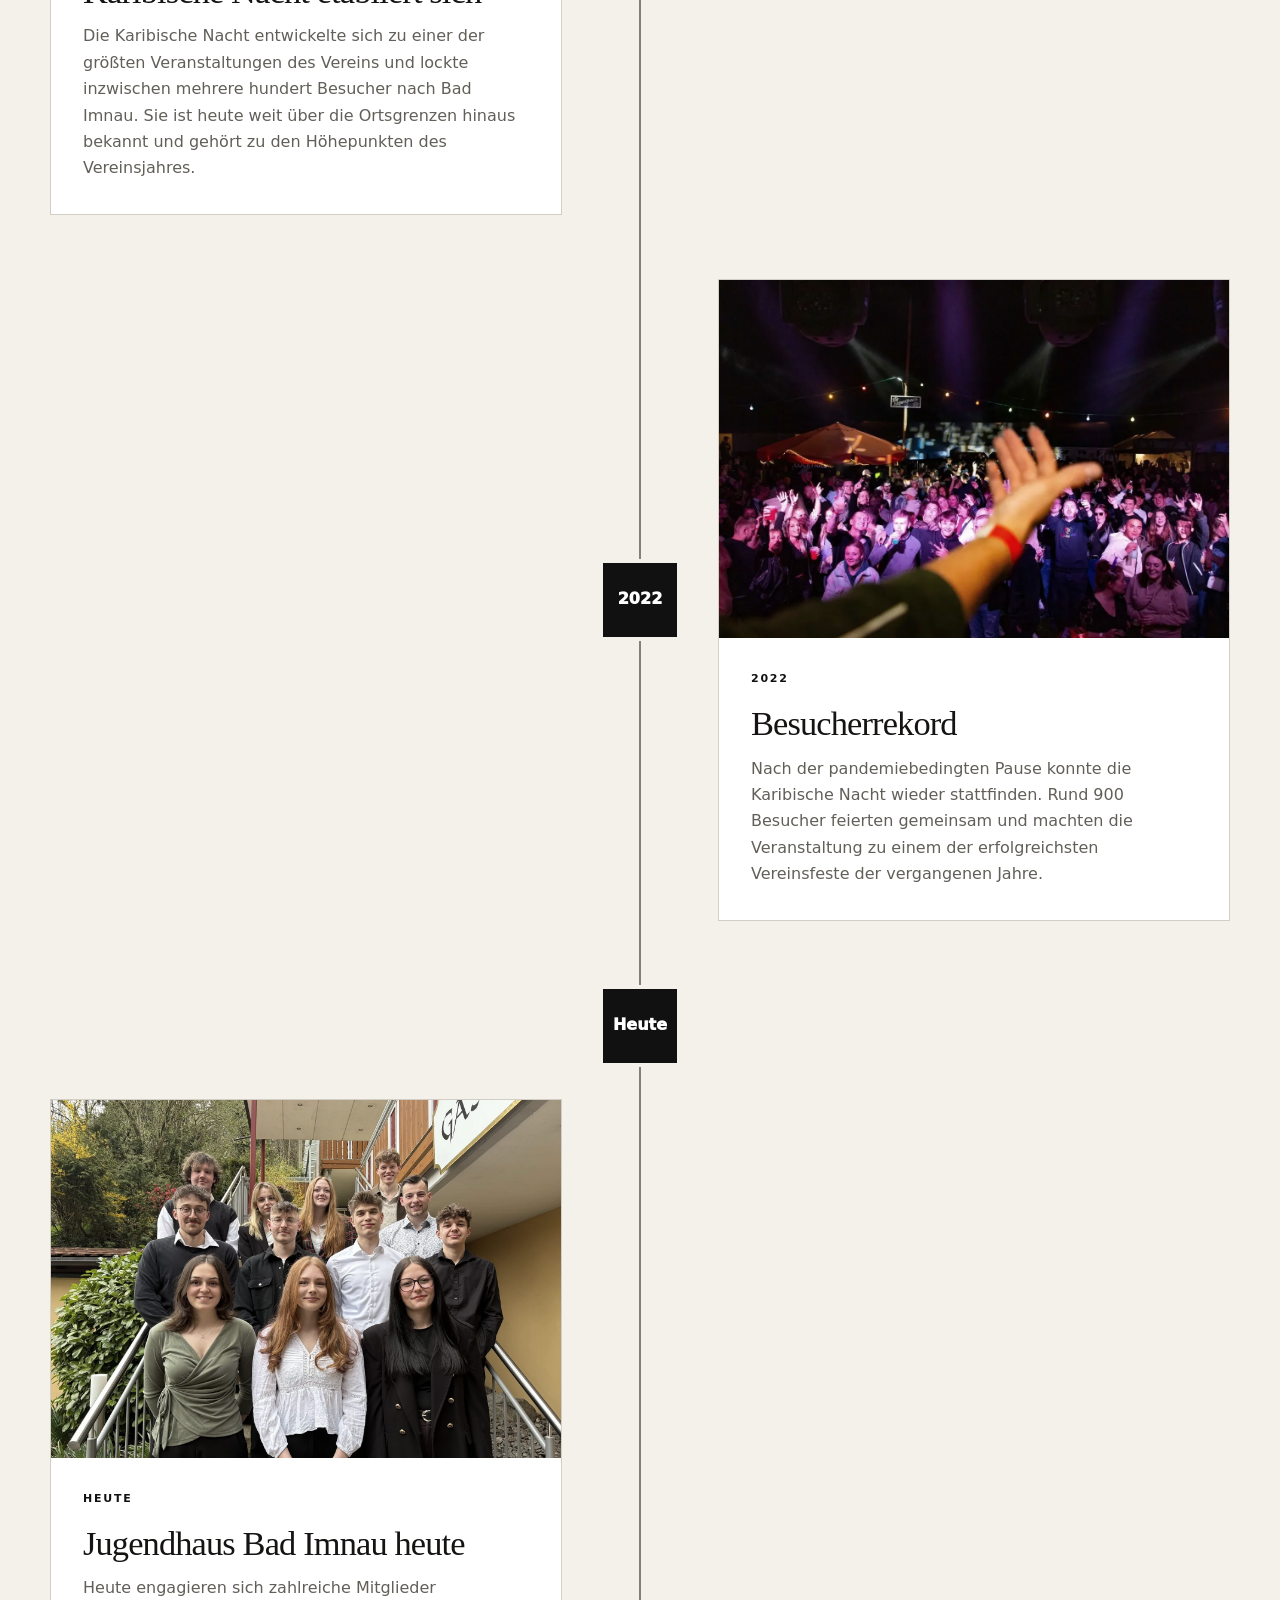
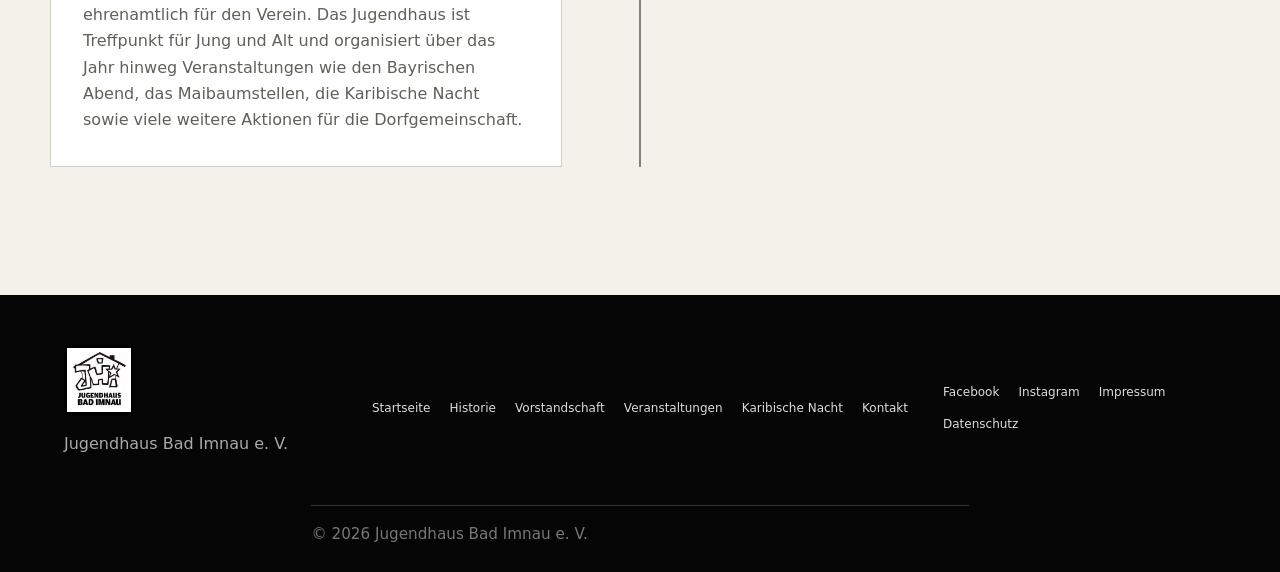
<file: historie.html>
<!DOCTYPE html>
<html lang="de">
<head>
  <meta charset="UTF-8">
  <meta name="viewport" content="width=device-width, initial-scale=1.0">
  <meta name="description" content="Historie und Entwicklung des Jugendhaus Bad Imnau e. V.">
  <link rel="canonical" href="https://jugendhausbadimnau.de/historie.html"><meta property="og:title" content="Historie | Jugendhaus Bad Imnau e. V."><meta property="og:type" content="website"><meta property="og:image" content="https://jugendhausbadimnau.de/images/historie/historie-2000.webp">
  <title>Historie &amp; Über uns | Jugendhaus Bad Imnau e. V.</title>
  <link rel="stylesheet" href="style.css">
  <link rel="icon" href="images/logo/logo-white.webp" type="image/webp">
</head>
<body>
  <a class="skip-link" href="#main">Zum Inhalt springen</a>
  <header class="site-header">
    <nav class="navbar container" aria-label="Hauptnavigation">
      <a class="brand" href="index.html" aria-label="Jugendhaus Bad Imnau e. V. Startseite">
        <picture>
          <source srcset="images/logo/logo-weiss.webp" media="(prefers-color-scheme: dark)">
          <img src="images/logo/logo.webp" alt="Jugendhaus Bad Imnau e. V. Logo">
        </picture>
      </a>
      <button class="nav-toggle" type="button" aria-controls="primary-navigation" aria-expanded="false">
        <span></span><span></span><span></span><span class="sr-only">Menü öffnen</span>
      </button>
      <ul id="primary-navigation" class="nav-menu">
        <li><a href="index.html" data-page="index">Start</a></li>
        <li><a href="historie.html" data-page="historie">Historie</a></li>
        <li><a href="vorstandschaft.html" data-page="vorstandschaft">Vorstandschaft</a></li>
        <li><a href="galerie.html" data-page="galerie">Galerie</a></li>
        <li><a href="veranstaltungen.html" data-page="veranstaltungen">Veranstaltungen</a></li>
        <li><a href="karibische-nacht.html" data-page="karibische-nacht">Karibische Nacht</a></li>
        <li><a href="kontakt.html" data-page="kontakt">Kontakt</a></li>
      </ul>
    </nav>
  </header>

  <main id="main">
    <section class="page-hero">
      <div class="container reveal">
        <p class="eyebrow">Geschichte</p>
        <h1>Historie & Über uns</h1>
        <p>Ein kurzer Blick auf die Entwicklung des Vereins, wichtige Meilensteine und das, was das Jugendhaus Bad Imnau bis heute ausmacht.</p>
      </div>
    </section>

    <section class="section history-section">
      <div class="container">
        <div class="history-intro reveal">
          <p class="eyebrow">Zeitstrahl</p>
          <h2>Von den ersten Treffen bis zur Bude Imnau von heute.</h2>
          <p>Die Geschichte des Jugendhaus Bad Imnau e. V. ist geprägt von Eigeninitiative, Zusammenhalt und Veranstaltungen, die das Dorfleben bis heute bereichern.</p>
        </div>

        <div class="timeline story-timeline" aria-label="Zeitstrahl zur Vereinsgeschichte">
          <article class="timeline-item reveal">
            <div class="timeline-year" aria-label="Jahr 1986">1986</div>
            <div class="timeline-card">
              <img src="images/historie/historie-1986.webp" alt="Illustration einer Jugendgruppe bei gemeinsamen Aktivitäten im Jahr 1986" loading="lazy" decoding="async">
              <div class="timeline-content">
                <p class="eyebrow">1986</p>
                <h2>Die Anfänge der Jugendarbeit</h2>
                <p>Die Anfänge der Jugendarbeit in Bad Imnau gehen auf Franz Pecho zurück, der die Jugendlichen der damaligen Zeit betreute. Daraus entwickelte sich eine feste Gruppe, in der Gemeinschaft und gemeinsame Aktivitäten im Mittelpunkt standen.</p>
              </div>
            </div>
          </article>

          <article class="timeline-item reveal">
            <div class="timeline-year" aria-label="Jahr 1997">1997</div>
            <div class="timeline-card">
              <img src="images/historie/historie-1997.webp" alt="Illustration der Gründung des Fördervereins im Jahr 1997" loading="lazy" decoding="async">
              <div class="timeline-content">
                <p class="eyebrow">1997</p>
                <h2>Gründung des Fördervereins</h2>
                <p>Im Jahr 1997 wurde der Förderverein Jugendgruppe Bad Imnau gegründet und die bisherige Gruppe damit zu einem offiziellen Verein. Damals war die Jugendgruppe in einem alten Haus gegenüber dem heutigen Jugendhaus untergebracht. Dieses Gebäude steht nicht mehr; an seiner Stelle befindet sich heute der Brunnen.</p>
              </div>
            </div>
          </article>

          <article class="timeline-item reveal">
            <div class="timeline-year" aria-label="Jahr 2000">2000</div>
            <div class="timeline-card">
              <img src="images/historie/historie-2000.webp" alt="Illustration des Umbaus vom Feuerwehrgerätehaus zum Jugendhaus im Jahr 2000" loading="lazy" decoding="async">
              <div class="timeline-content">
                <p class="eyebrow">2000</p>
                <h2>Ein neues Zuhause</h2>
                <p>Im Jahr 2000 wurde das ehemalige Feuerwehrgerätehaus in der Ortsmitte zum heutigen Jugendhaus umgebaut und feierlich eingeweiht. Das neue Gebäude bot deutlich mehr Platz und entwickelte sich schnell zum Mittelpunkt der Jugendarbeit in Bad Imnau.</p>
              </div>
            </div>
          </article>

          <article class="timeline-item reveal">
            <div class="timeline-year" aria-label="Jahr 2015">2015</div>
            <div class="timeline-card">
              <img src="images/historie/jugenhaus-haus.webp" alt="Modernisierung des Jugendhauses" loading="lazy" decoding="async">
              <div class="timeline-content">
                <p class="eyebrow">2015</p>
                <h2>Modernisierung des Jugendhauses</h2>
                <p>Zum 15-jährigen Bestehen des Jugendhauses wurden umfangreiche Renovierungsarbeiten durchgeführt. Viele Arbeiten – darunter neue Bodenbeläge, Treppenstufen und Malerarbeiten – wurden in Eigenleistung umgesetzt.</p>
              </div>
            </div>
          </article>

          <article class="timeline-item reveal">
            <div class="timeline-year" aria-label="Jahr 2019">2019</div>
            <div class="timeline-card">
              <img src="images/veranstaltung/karibische-nacht.webp" alt="Karibische Nacht in Bad Imnau" loading="lazy" data-fallback-image>
              <div class="timeline-content">
                <p class="eyebrow">2019</p>
                <h2>Karibische Nacht etabliert sich</h2>
                <p>Die Karibische Nacht entwickelte sich zu einer der größten Veranstaltungen des Vereins und lockte inzwischen mehrere hundert Besucher nach Bad Imnau. Sie ist heute weit über die Ortsgrenzen hinaus bekannt und gehört zu den Höhepunkten des Vereinsjahres.</p>
              </div>
            </div>
          </article>

          <article class="timeline-item reveal">
            <div class="timeline-year" aria-label="Jahr 2022">2022</div>
            <div class="timeline-card">
              <img src="images/veranstaltung/karibischenacht2022.webp" alt="Karibische Nacht 2022" loading="lazy" decoding="async">
              <div class="timeline-content">
                <p class="eyebrow">2022</p>
                <h2>Besucherrekord</h2>
                <p>Nach der pandemiebedingten Pause konnte die Karibische Nacht wieder stattfinden. Rund 900 Besucher feierten gemeinsam und machten die Veranstaltung zu einem der erfolgreichsten Vereinsfeste der vergangenen Jahre.</p>
              </div>
            </div>
          </article>

          <article class="timeline-item reveal">
            <div class="timeline-year" aria-label="Heute">Heute</div>
            <div class="timeline-card">
              <img src="images/vorstandschaft/vorstandschaft.webp" alt="Aktuelle Vorstandschaft des Jugendhauses Bad Imnau" loading="lazy" decoding="async">
              <div class="timeline-content">
                <p class="eyebrow">Heute</p>
                <h2>Jugendhaus Bad Imnau heute</h2>
                <p>Heute engagieren sich zahlreiche Mitglieder ehrenamtlich für den Verein. Das Jugendhaus ist Treffpunkt für Jung und Alt und organisiert über das Jahr hinweg Veranstaltungen wie den Bayrischen Abend, das Maibaumstellen, die Karibische Nacht sowie viele weitere Aktionen für die Dorfgemeinschaft.</p>
              </div>
            </div>
          </article>
        </div>
      </div>
    </section>
  </main>

  <footer class="site-footer">
    <div class="container footer-grid">
      <div><img class="footer-logo" src="images/logo/logo-weiss.webp" alt="Jugendhaus Bad Imnau e. V. Logo"><p>Jugendhaus Bad Imnau e. V.</p></div>
      <nav aria-label="Footer Navigation"><a href="index.html">Startseite</a><a href="historie.html">Historie</a><a href="vorstandschaft.html">Vorstandschaft</a><a href="veranstaltungen.html">Veranstaltungen</a><a href="karibische-nacht.html">Karibische Nacht</a><a href="kontakt.html">Kontakt</a></nav>
      <div class="footer-links"><a href="https://facebook.com/JugendhausBadImnauEv">Facebook</a><a href="https://instagram.com/jugendhaus_bad_imnau">Instagram</a><a href="impressum.html">Impressum</a><a href="datenschutz.html">Datenschutz</a></div>
    </div>
    <p class="copyright">© Jugendhaus Bad Imnau e. V.</p>
  </footer>
  <script src="script.js" defer></script>
</body>
</html>
</file>
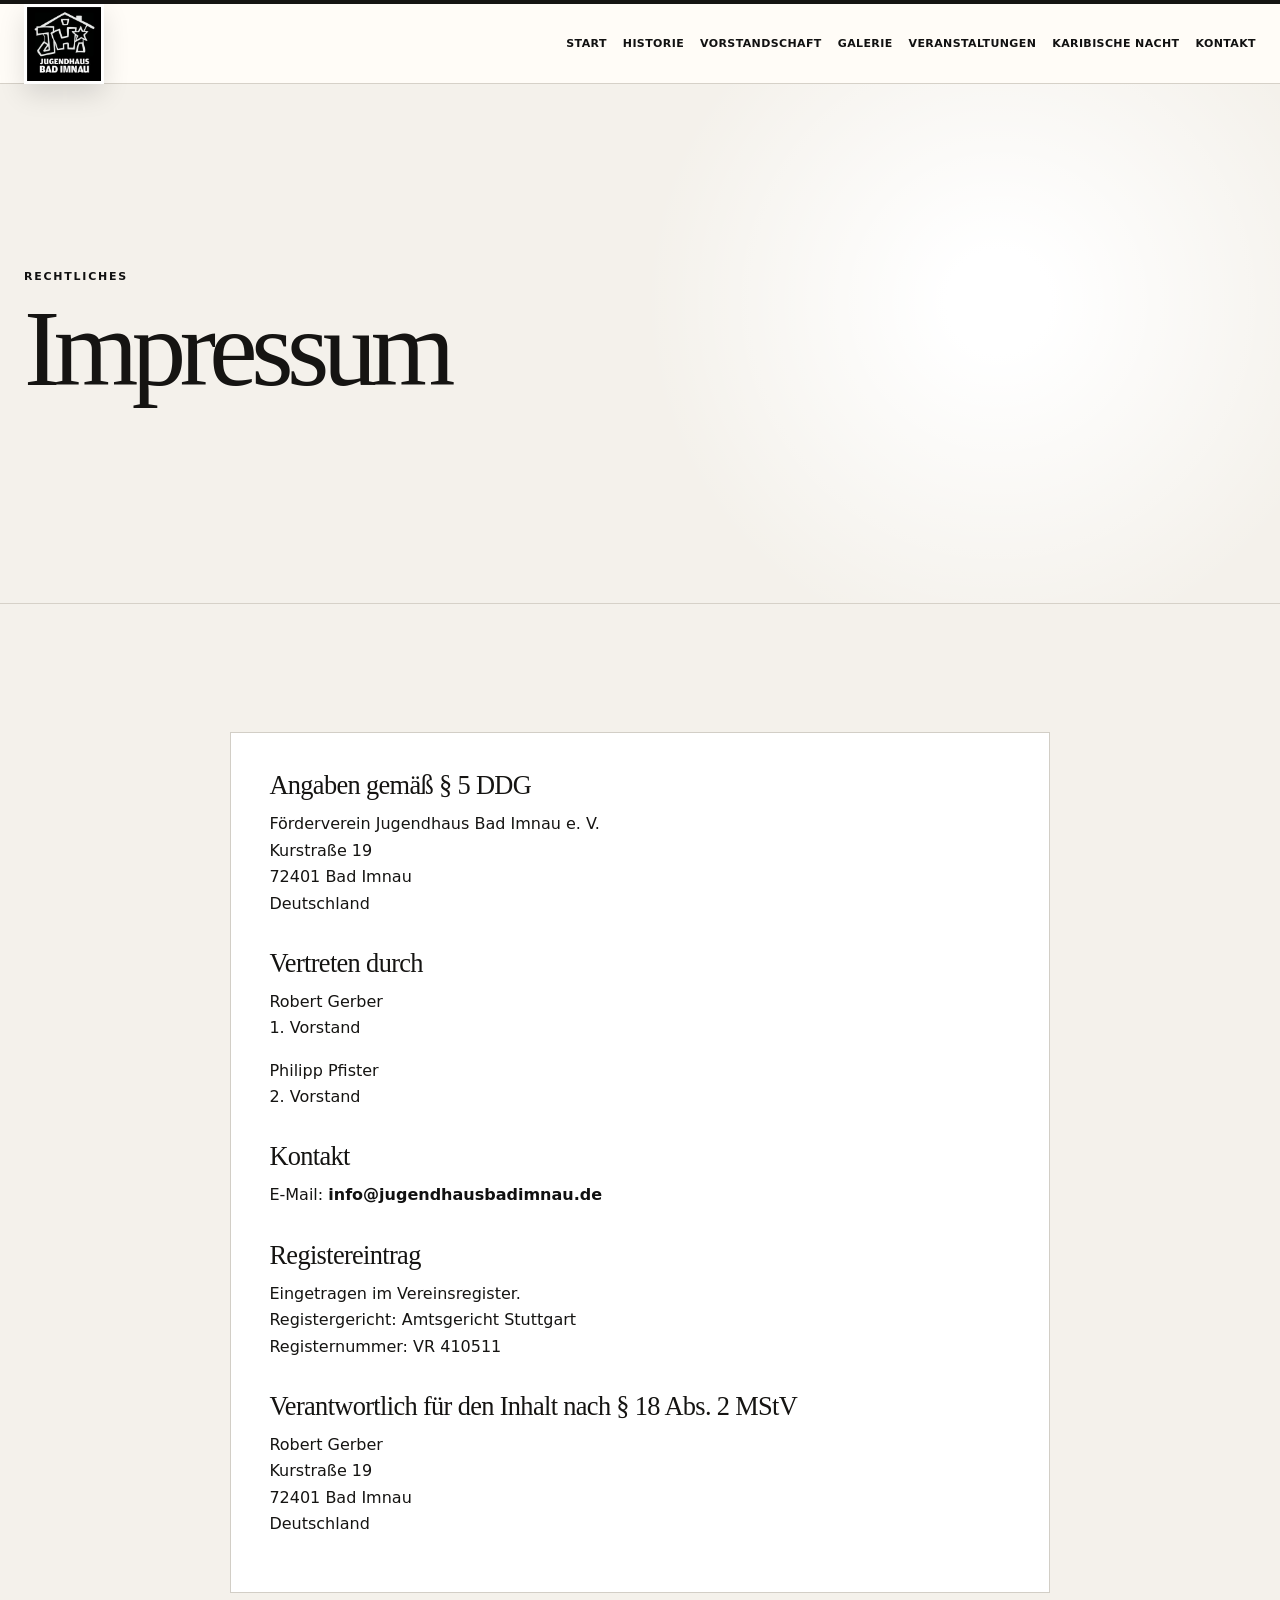
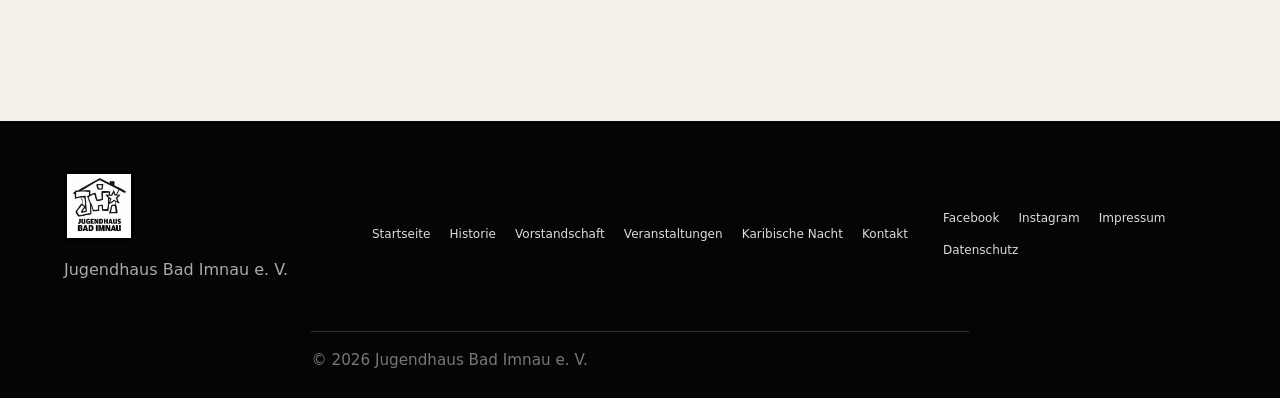
<file: impressum.html>
<!DOCTYPE html>
<html lang="de">
<head>
  <meta charset="UTF-8">
  <meta name="viewport" content="width=device-width, initial-scale=1.0">
  <meta name="description" content="Impressum des Jugendhaus Bad Imnau e. V.">
  <link rel="canonical" href="https://jugendhausbadimnau.de/impressum.html"><meta name="robots" content="noindex,follow">
  <title>Impressum | Jugendhaus Bad Imnau e. V.</title>
  <link rel="stylesheet" href="style.css">
  <link rel="icon" href="images/logo/logo-white.webp" type="image/webp">
</head>
<body>
  <a class="skip-link" href="#main">Zum Inhalt springen</a>
  <header class="site-header">
    <nav class="navbar container" aria-label="Hauptnavigation">
      <a class="brand" href="index.html" aria-label="Jugendhaus Bad Imnau e. V. Startseite"><picture><source srcset="images/logo/logo-weiss.webp" media="(prefers-color-scheme: dark)"><img src="images/logo/logo.webp" alt="Jugendhaus Bad Imnau e. V. Logo"></picture></a>
      <button class="nav-toggle" type="button" aria-controls="primary-navigation" aria-expanded="false"><span></span><span></span><span></span><span class="sr-only">Menü öffnen</span></button>
      <ul id="primary-navigation" class="nav-menu">
        <li><a href="index.html" data-page="index">Start</a></li><li><a href="historie.html" data-page="historie">Historie</a></li><li><a href="vorstandschaft.html" data-page="vorstandschaft">Vorstandschaft</a></li><li><a href="galerie.html" data-page="galerie">Galerie</a></li><li><a href="veranstaltungen.html" data-page="veranstaltungen">Veranstaltungen</a></li><li><a href="karibische-nacht.html" data-page="karibische-nacht">Karibische Nacht</a></li><li><a href="kontakt.html" data-page="kontakt">Kontakt</a></li>
      </ul>
    </nav>
  </header>

  <main id="main">
    <section class="page-hero simple-hero">
      <div class="container reveal">
        <p class="eyebrow">Rechtliches</p>
        <h1>Impressum</h1>
      </div>
    </section>

    <section class="section legal-page">
      <div class="container legal-content reveal">
        <h2>Angaben gemäß § 5 DDG</h2>
        <p>Förderverein Jugendhaus Bad Imnau e. V.<br>Kurstraße 19<br>72401 Bad Imnau<br>Deutschland</p>

        <h2>Vertreten durch</h2>
        <p>Robert Gerber<br>1. Vorstand</p>
        <p>Philipp Pfister<br>2. Vorstand</p>

        <h2>Kontakt</h2>
        <p>E-Mail: <a href="mailto:info@jugendhausbadimnau.de">info@jugendhausbadimnau.de</a></p>

        <h2>Registereintrag</h2>
        <p>Eingetragen im Vereinsregister.<br>Registergericht: Amtsgericht Stuttgart<br>Registernummer: VR 410511</p>

        <h2>Verantwortlich für den Inhalt nach § 18 Abs. 2 MStV</h2>
        <p>Robert Gerber<br>Kurstraße 19<br>72401 Bad Imnau<br>Deutschland</p>
      </div>
    </section>
  </main>

  <footer class="site-footer">
    <div class="container footer-grid">
      <div><img class="footer-logo" src="images/logo/logo-weiss.webp" alt="Jugendhaus Bad Imnau e. V. Logo"><p>Jugendhaus Bad Imnau e. V.</p></div>
      <nav aria-label="Footer Navigation"><a href="index.html">Startseite</a><a href="historie.html">Historie</a><a href="vorstandschaft.html">Vorstandschaft</a><a href="veranstaltungen.html">Veranstaltungen</a><a href="karibische-nacht.html">Karibische Nacht</a><a href="kontakt.html">Kontakt</a></nav>
      <div class="footer-links"><a href="https://facebook.com/JugendhausBadImnauEv">Facebook</a><a href="https://instagram.com/jugendhaus_bad_imnau">Instagram</a><a href="impressum.html">Impressum</a><a href="datenschutz.html">Datenschutz</a></div>
    </div>
    <p class="copyright">© Jugendhaus Bad Imnau e. V.</p>
  </footer>
  <script src="script.js" defer></script>
</body>
</html>
</file>
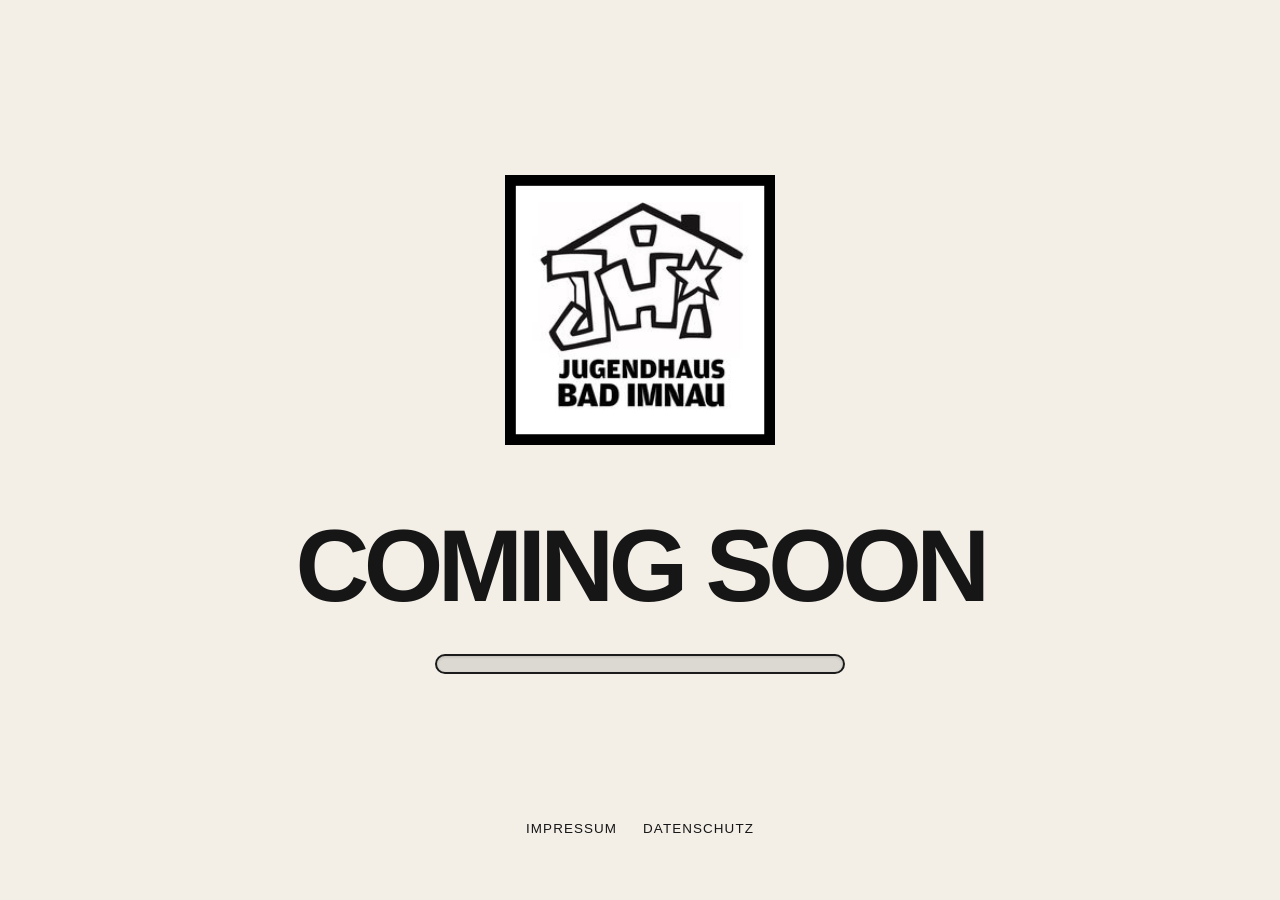
<file: index_coming_soon.html>
<!doctype html>
<html lang="de">
<head>
  <meta charset="utf-8">
  <meta name="viewport" content="width=device-width, initial-scale=1">
  <meta name="description" content="Die neue Website des Jugendhauses Bad Imnau ist bald für euch da.">
  <meta name="robots" content="noindex,nofollow">
  <title>Jugendhaus Bad Imnau – Coming Soon</title>
  <style>
    :root {
      color-scheme: light;
      --background: #f3efe7;
      --text: #161616;
      --accent: #d8282f;
    }

    * {
      box-sizing: border-box;
    }

    html,
    body {
      min-height: 100%;
      margin: 0;
    }

    body {
      min-height: 100vh;
      display: flex;
      flex-direction: column;
      padding: clamp(28px, 5vw, 64px);
      background: var(--background);
      color: var(--text);
      font-family: Arial, Helvetica, sans-serif;
    }

    main {
      flex: 1;
      display: grid;
      place-items: center;
      text-align: center;
    }

    .content {
      display: flex;
      flex-direction: column;
      align-items: center;
    }

    .logo {
      width: min(270px, 62vw);
      height: auto;
      margin-bottom: clamp(44px, 8vh, 80px);
    }

    h1 {
      margin: 0;
      font-size: clamp(2.6rem, 8vw, 6.5rem);
      font-weight: 800;
      letter-spacing: -0.055em;
      line-height: 0.95;
      text-transform: uppercase;
    }

    .loader {
      position: relative;
      width: min(410px, 76vw);
      height: 20px;
      margin-top: 40px;
      overflow: hidden;
      border: 2px solid #1b1b1b;
      border-radius: 999px;
      background: rgba(22, 22, 22, 0.1);
      box-shadow: inset 0 1px 3px rgba(22, 22, 22, 0.16);
    }

    .loader::before {
      content: "";
      position: absolute;
      inset: 0 auto 0 0;
      width: 0;
      background: linear-gradient(90deg, #111 0%, #3c3c3c 72%, #111 100%);
      box-shadow: 2px 0 8px rgba(22, 22, 22, 0.28);
      animation: load 30s linear infinite;
    }

    @keyframes load {
      0% { width: 0; }
      70% { width: 72%; }
      100% { width: 100%; }
    }

    @media (prefers-reduced-motion: reduce) {
      .loader::before {
        width: 72%;
        animation: none;
      }
    }

    footer {
      display: flex;
      justify-content: center;
      gap: 26px;
      padding-top: 36px;
      font-size: 0.84rem;
      letter-spacing: 0.08em;
      text-transform: uppercase;
    }

    footer a {
      color: inherit;
      text-decoration: none;
    }

    footer a:hover,
    footer a:focus-visible {
      color: var(--accent);
      text-decoration: underline;
      text-underline-offset: 4px;
    }
  </style>
</head>
<body>
  <main>
    <div class="content">
      <img class="logo" src="images/logo/logo-white.webp" alt="Jugendhaus Bad Imnau">
      <h1>Coming Soon</h1>
      <div class="loader" role="status" aria-label="Die Website wird vorbereitet"></div>
    </div>
  </main>

  <footer>
    <a href="index.html">Impressum</a>
    <a href="index.html">Datenschutz</a>
  </footer>
</body>
</html>
</file>
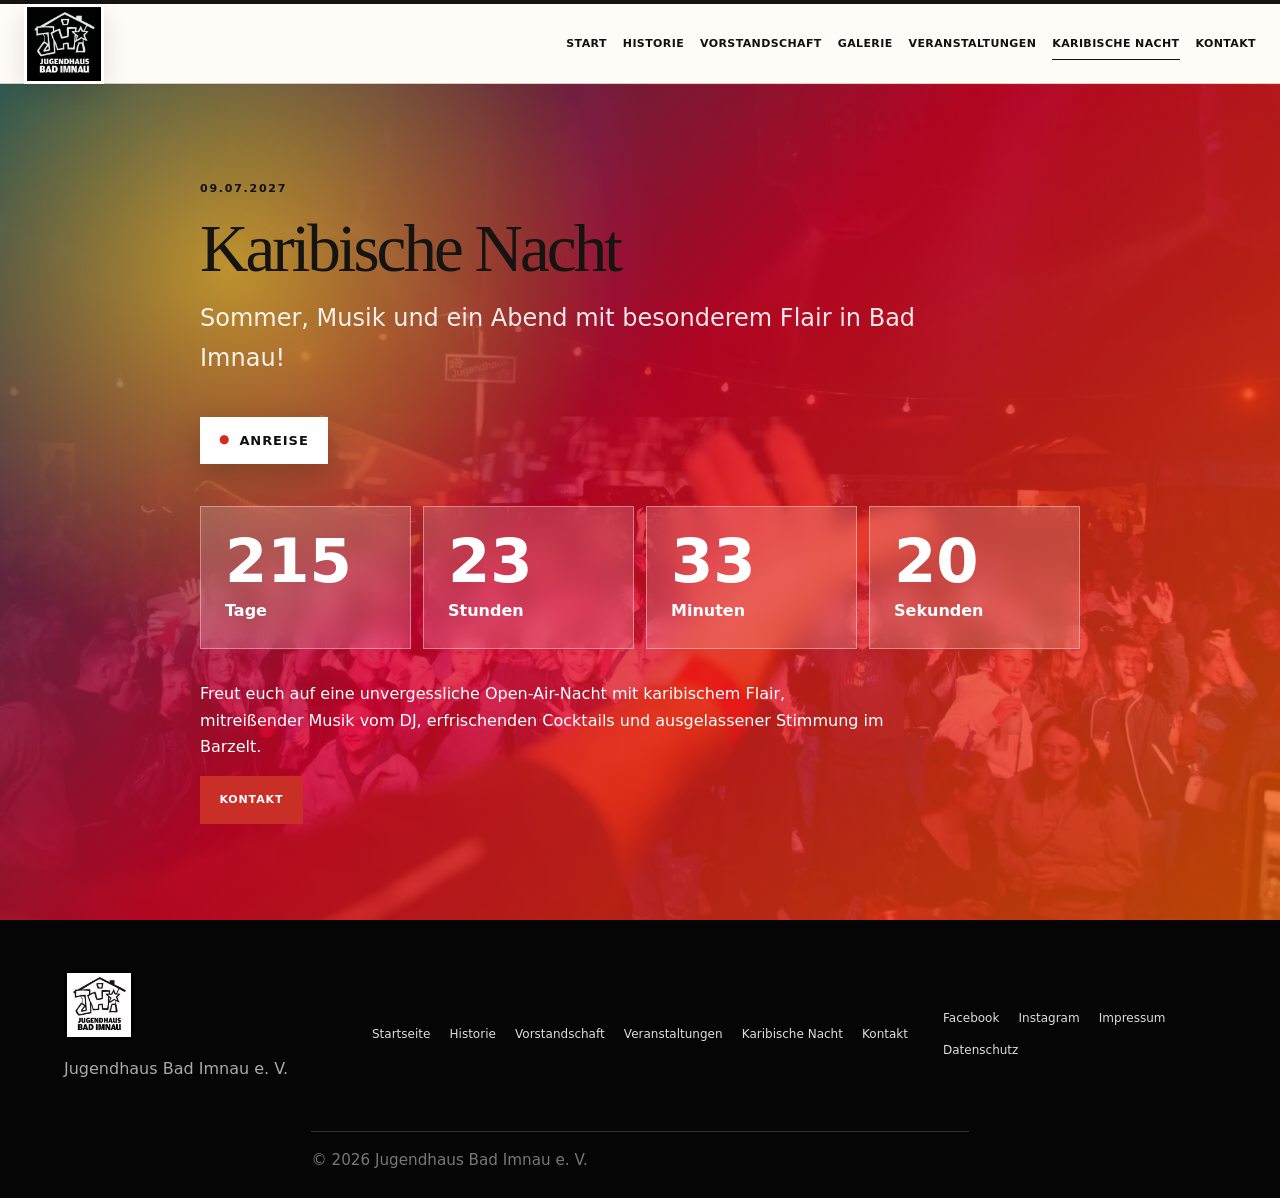
<file: karibische-nacht.html>
<!DOCTYPE html>
<html lang="de">
<head>
  <meta charset="UTF-8">
  <meta name="viewport" content="width=device-width, initial-scale=1.0">
  <meta name="description" content="Karibische Nacht des Jugendhaus Bad Imnau e. V. mit Countdown bis 09.07.2027.">
  <link rel="canonical" href="https://jugendhausbadimnau.de/karibische-nacht.html">
  <meta property="og:type" content="website"><meta property="og:locale" content="de_DE">
  <meta property="og:title" content="Karibische Nacht 2027 in Bad Imnau">
  <meta property="og:description" content="Sommer, Musik und karibisches Flair am 9. Juli 2027 in Bad Imnau.">
  <meta property="og:image" content="https://jugendhausbadimnau.de/images/veranstaltung/karibische-nacht-card.webp">
  <title>Karibische Nacht | Jugendhaus Bad Imnau e. V.</title>
  <link rel="stylesheet" href="style.css">
  <link rel="icon" href="images/logo/logo-white.webp" type="image/webp">
</head>
<body class="caribbean-page">
  <a class="skip-link" href="#main">Zum Inhalt springen</a>
  <header class="site-header">
    <nav class="navbar container" aria-label="Hauptnavigation">
      <a class="brand" href="index.html" aria-label="Jugendhaus Bad Imnau e. V. Startseite"><picture><source srcset="images/logo/logo-weiss.webp" media="(prefers-color-scheme: dark)"><img src="images/logo/logo.webp" alt="Jugendhaus Bad Imnau e. V. Logo"></picture></a>
      <button class="nav-toggle" type="button" aria-controls="primary-navigation" aria-expanded="false"><span></span><span></span><span></span><span class="sr-only">Menü öffnen</span></button>
      <ul id="primary-navigation" class="nav-menu">
        <li><a href="index.html" data-page="index">Start</a></li><li><a href="historie.html" data-page="historie">Historie</a></li><li><a href="vorstandschaft.html" data-page="vorstandschaft">Vorstandschaft</a></li><li><a href="galerie.html" data-page="galerie">Galerie</a></li><li><a href="veranstaltungen.html" data-page="veranstaltungen">Veranstaltungen</a></li><li><a href="karibische-nacht.html" data-page="karibische-nacht">Karibische Nacht</a></li><li><a href="kontakt.html" data-page="kontakt">Kontakt</a></li>
      </ul>
    </nav>
  </header>

  <main id="main">
    <section class="hero hero-caribbean">
      <div class="hero-overlay caribbean-overlay"></div>
      <div class="hero-content container reveal">
        <p class="eyebrow">09.07.2027</p>
        <h1>Karibische Nacht</h1>
        <p class="hero-subtitle">Sommer, Musik und ein Abend mit besonderem Flair in Bad Imnau!</p>
        <a class="event-location" href="anreise.html" aria-label="Informationen zur Anreise öffnen"><span aria-hidden="true">●</span> Anreise</a>
        <div class="countdown" data-countdown="2027-07-09T00:00:00+02:00" aria-label="Countdown bis zur Karibischen Nacht">
          <div><strong data-days>0</strong><span>Tage</span></div>
          <div><strong data-hours>0</strong><span>Stunden</span></div>
          <div><strong data-minutes>0</strong><span>Minuten</span></div>
          <div><strong data-seconds>0</strong><span>Sekunden</span></div>
        </div>
        <p>Freut euch auf eine unvergessliche Open-Air-Nacht mit karibischem Flair, mitreißender Musik vom DJ, erfrischenden Cocktails und ausgelassener Stimmung im Barzelt.</p>
        <a class="button button-caribbean" href="kontakt.html">Kontakt</a>
      </div>
    </section>
  </main>

  <footer class="site-footer">
    <div class="container footer-grid">
      <div><img class="footer-logo" src="images/logo/logo-weiss.webp" alt="Jugendhaus Bad Imnau e. V. Logo"><p>Jugendhaus Bad Imnau e. V.</p></div>
      <nav aria-label="Footer Navigation"><a href="index.html">Startseite</a><a href="historie.html">Historie</a><a href="vorstandschaft.html">Vorstandschaft</a><a href="veranstaltungen.html">Veranstaltungen</a><a href="karibische-nacht.html">Karibische Nacht</a><a href="kontakt.html">Kontakt</a></nav>
      <div class="footer-links"><a href="https://facebook.com/JugendhausBadImnauEv">Facebook</a><a href="https://instagram.com/jugendhaus_bad_imnau">Instagram</a><a href="impressum.html">Impressum</a><a href="datenschutz.html">Datenschutz</a></div>
    </div>
    <p class="copyright">© Jugendhaus Bad Imnau e. V.</p>
  </footer>
  <script src="script.js" defer></script>
  <script type="application/ld+json">{"@context":"https://schema.org","@type":"Event","name":"Karibische Nacht 2027","startDate":"2027-07-09T00:00:00+02:00","eventStatus":"https://schema.org/EventScheduled","eventAttendanceMode":"https://schema.org/OfflineEventAttendanceMode","location":{"@type":"Place","name":"Sportplatz Bad Imnau","address":{"@type":"PostalAddress","postalCode":"72401","addressLocality":"Haigerloch-Bad Imnau","addressCountry":"DE"}},"organizer":{"@type":"Organization","name":"Jugendhaus Bad Imnau e. V.","url":"https://jugendhausbadimnau.de/"},"image":"https://jugendhausbadimnau.de/images/veranstaltung/karibische-nacht-card.webp","description":"Open-Air-Nacht mit Musik, Cocktails und karibischem Flair in Bad Imnau."}</script>
</body>
</html>
</file>
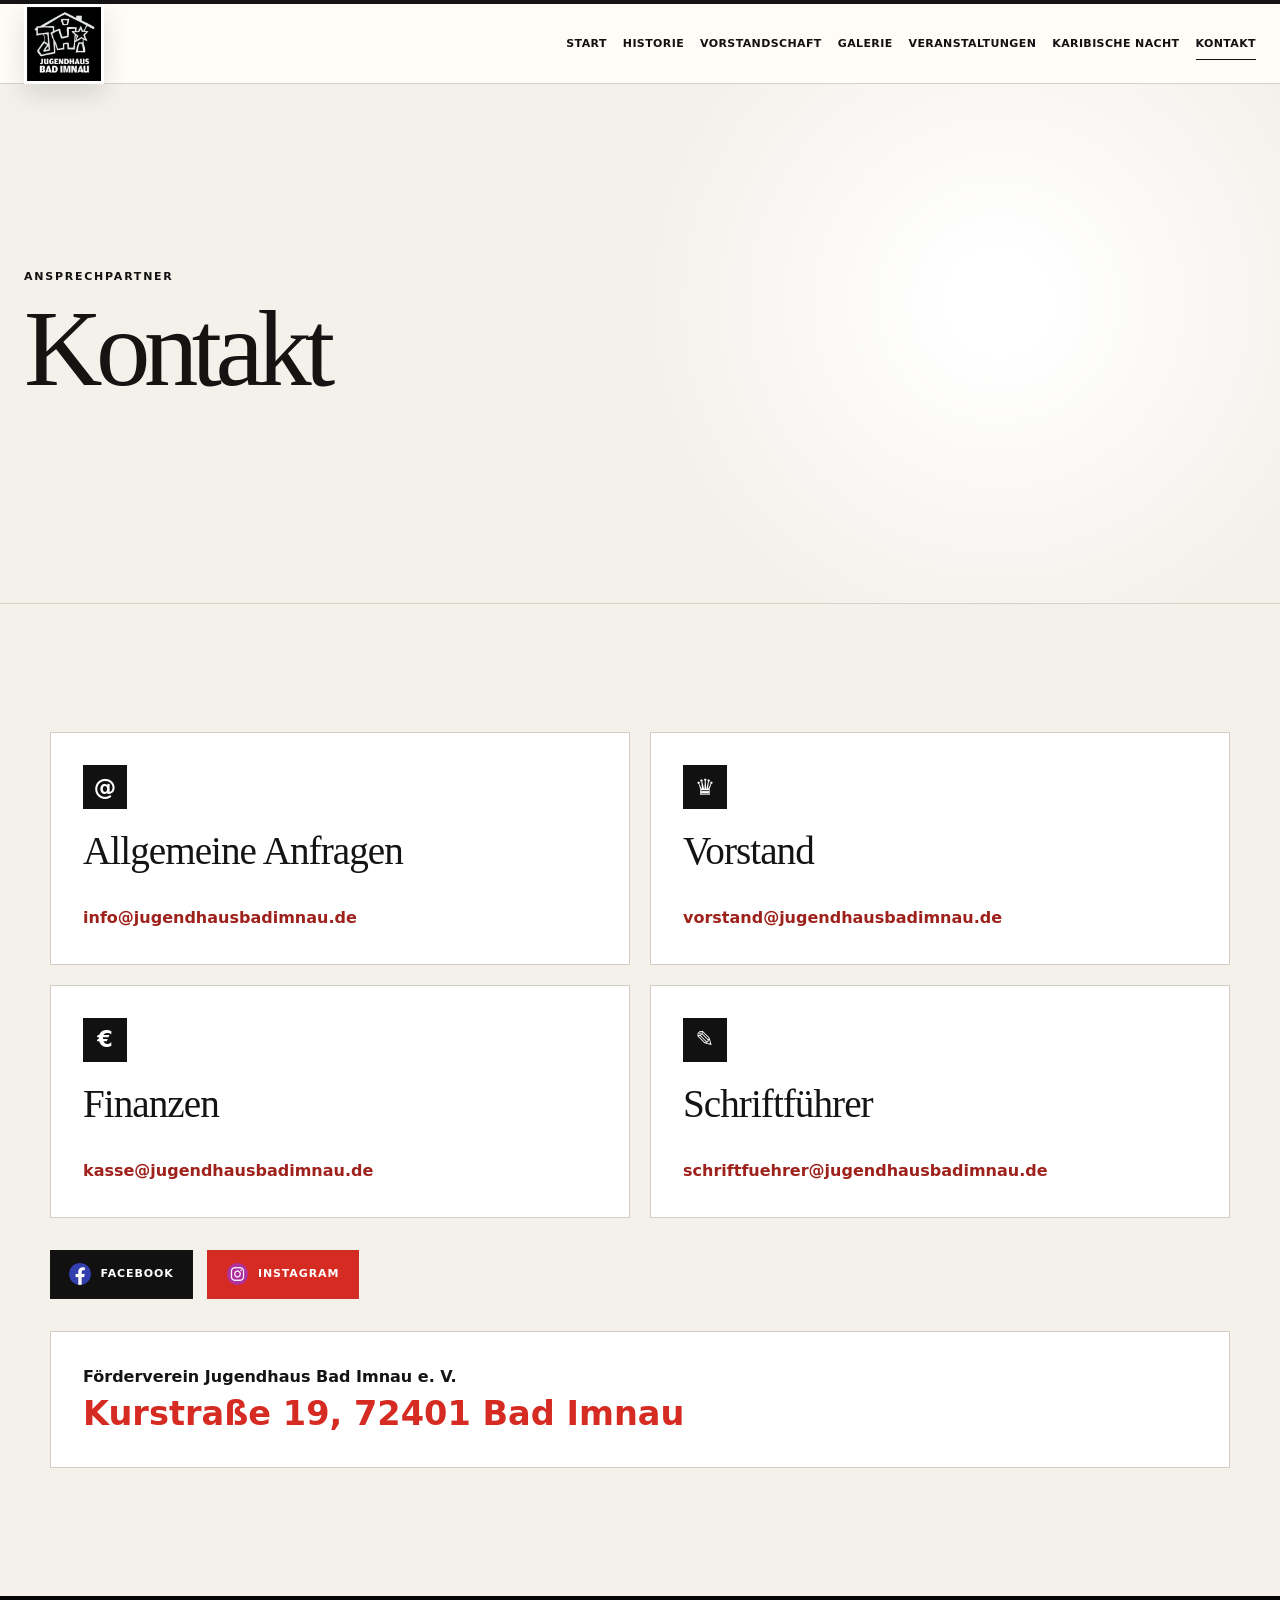
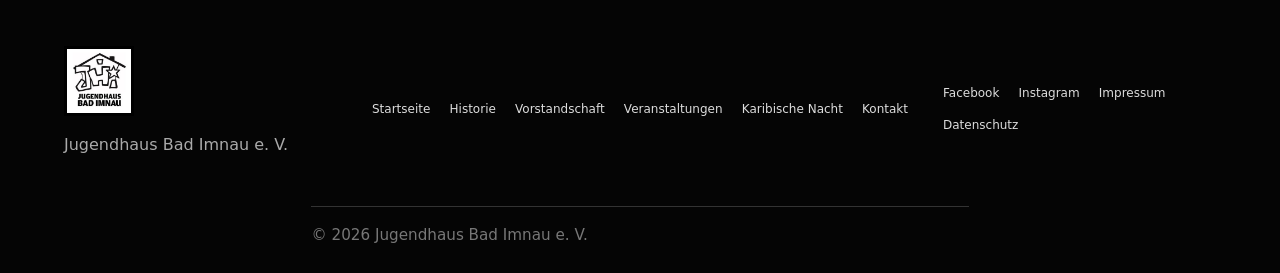
<file: kontakt.html>
<!DOCTYPE html>
<html lang="de">
<head>
  <meta charset="UTF-8">
  <meta name="viewport" content="width=device-width, initial-scale=1.0">
  <meta name="description" content="Kontakt zum Jugendhaus Bad Imnau e. V.">
  <link rel="canonical" href="https://jugendhausbadimnau.de/kontakt.html"><meta property="og:title" content="Kontakt | Jugendhaus Bad Imnau e. V."><meta property="og:type" content="website">
  <title>Kontakt | Jugendhaus Bad Imnau e. V.</title>
  <link rel="stylesheet" href="style.css">
  <link rel="icon" href="images/logo/logo-white.webp" type="image/webp">
</head>
<body>
  <a class="skip-link" href="#main">Zum Inhalt springen</a>
  <header class="site-header">
    <nav class="navbar container" aria-label="Hauptnavigation">
      <a class="brand" href="index.html" aria-label="Jugendhaus Bad Imnau e. V. Startseite"><picture><source srcset="images/logo/logo-weiss.webp" media="(prefers-color-scheme: dark)"><img src="images/logo/logo.webp" alt="Jugendhaus Bad Imnau e. V. Logo"></picture></a>
      <button class="nav-toggle" type="button" aria-controls="primary-navigation" aria-expanded="false"><span></span><span></span><span></span><span class="sr-only">Menü öffnen</span></button>
      <ul id="primary-navigation" class="nav-menu">
        <li><a href="index.html" data-page="index">Start</a></li><li><a href="historie.html" data-page="historie">Historie</a></li><li><a href="vorstandschaft.html" data-page="vorstandschaft">Vorstandschaft</a></li><li><a href="galerie.html" data-page="galerie">Galerie</a></li><li><a href="veranstaltungen.html" data-page="veranstaltungen">Veranstaltungen</a></li><li><a href="karibische-nacht.html" data-page="karibische-nacht">Karibische Nacht</a></li><li><a href="kontakt.html" data-page="kontakt">Kontakt</a></li>
      </ul>
    </nav>
  </header>

  <main id="main">
    <section class="page-hero">
      <div class="container reveal">
        <p class="eyebrow">Ansprechpartner</p>
        <h1>Kontakt</h1>
      </div>
    </section>

    <section class="section">
      <div class="container">
        <div class="card-grid two-columns">
          <article class="contact-card reveal"><div class="card-icon" aria-hidden="true">@</div><h2>Allgemeine Anfragen</h2><a href="mailto:info@jugendhausbadimnau.de">info@jugendhausbadimnau.de</a></article>
          <article class="contact-card reveal"><div class="card-icon" aria-hidden="true">♛</div><h2>Vorstand</h2><a href="mailto:vorstand@jugendhausbadimnau.de">vorstand@jugendhausbadimnau.de</a></article>
          <article class="contact-card reveal"><div class="card-icon" aria-hidden="true">€</div><h2>Finanzen</h2><a href="mailto:kasse@jugendhausbadimnau.de">kasse@jugendhausbadimnau.de</a></article>
          <article class="contact-card reveal"><div class="card-icon" aria-hidden="true">✎</div><h2>Schriftführer</h2><a href="mailto:schriftfuehrer@jugendhausbadimnau.de">schriftfuehrer@jugendhausbadimnau.de</a></article>
        </div>

        <div class="social-row reveal" aria-label="Social Media Links">
          <a class="button button-primary social-button" href="https://facebook.com/JugendhausBadImnauEv" aria-label="Facebook">
            <img class="social-logo" src="images/logo/fb.webp" alt="" aria-hidden="true">
            Facebook
          </a>
          <a class="button button-secondary social-button" href="https://instagram.com/jugendhaus_bad_imnau" aria-label="Instagram">
            <img class="social-logo" src="images/logo/insta.webp" alt="" aria-hidden="true">
            Instagram
          </a>
        </div>

        <address class="address-box reveal">
          <strong>Förderverein Jugendhaus Bad Imnau e. V.</strong><br>
          <span>Kurstraße 19, 72401 Bad Imnau</span>
        </address>

      </div>
    </section>
  </main>

  <footer class="site-footer">
    <div class="container footer-grid">
      <div><img class="footer-logo" src="images/logo/logo-weiss.webp" alt="Jugendhaus Bad Imnau e. V. Logo"><p>Jugendhaus Bad Imnau e. V.</p></div>
      <nav aria-label="Footer Navigation"><a href="index.html">Startseite</a><a href="historie.html">Historie</a><a href="vorstandschaft.html">Vorstandschaft</a><a href="veranstaltungen.html">Veranstaltungen</a><a href="karibische-nacht.html">Karibische Nacht</a><a href="kontakt.html">Kontakt</a></nav>
      <div class="footer-links"><a href="https://facebook.com/JugendhausBadImnauEv">Facebook</a><a href="https://instagram.com/jugendhaus_bad_imnau">Instagram</a><a href="impressum.html">Impressum</a><a href="datenschutz.html">Datenschutz</a></div>
    </div>
    <p class="copyright">© Jugendhaus Bad Imnau e. V.</p>
  </footer>
  <script src="script.js" defer></script>
</body>
</html>
</file>
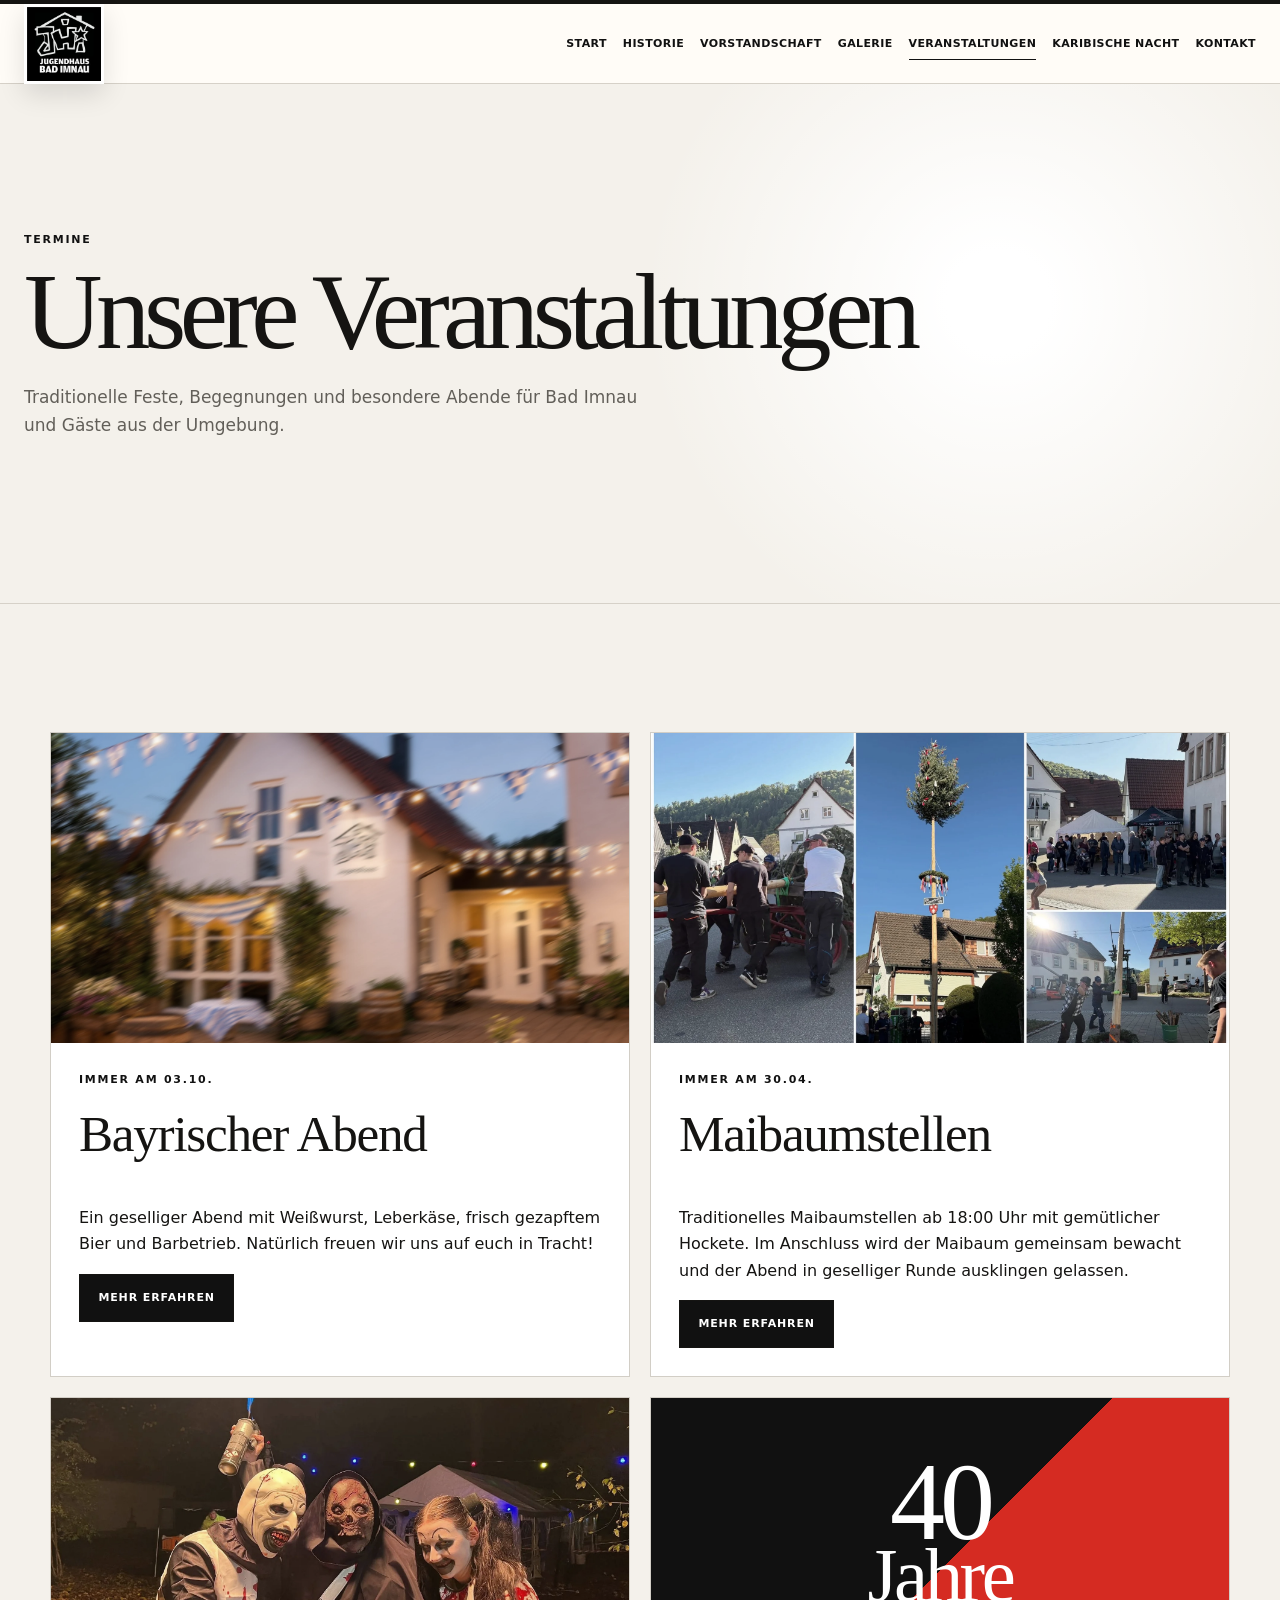
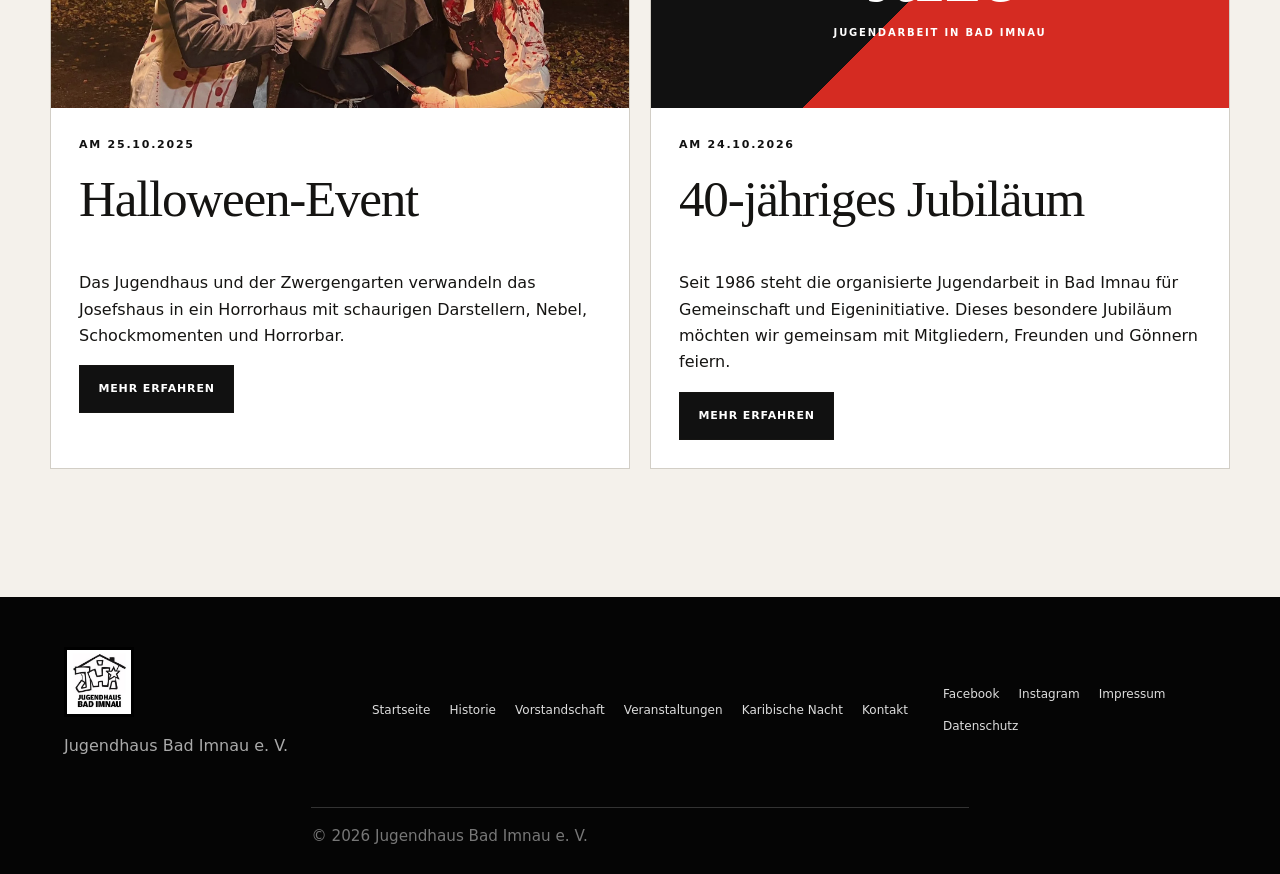
<file: veranstaltungen.html>
<!DOCTYPE html>
<html lang="de">
<head>
  <meta charset="UTF-8">
  <meta name="viewport" content="width=device-width, initial-scale=1.0">
  <meta name="description" content="Veranstaltungen des Jugendhaus Bad Imnau e. V.">
  <link rel="canonical" href="https://jugendhausbadimnau.de/veranstaltungen.html"><meta property="og:title" content="Veranstaltungen | Jugendhaus Bad Imnau e. V."><meta property="og:type" content="website"><meta property="og:image" content="https://jugendhausbadimnau.de/images/veranstaltung/maibaumstellen.webp">
  <title>Veranstaltungen | Jugendhaus Bad Imnau e. V.</title>
  <link rel="stylesheet" href="style.css">
  <link rel="icon" href="images/logo/logo-white.webp" type="image/webp">
</head>
<body>
  <a class="skip-link" href="#main">Zum Inhalt springen</a>
  <header class="site-header">
    <nav class="navbar container" aria-label="Hauptnavigation">
      <a class="brand" href="index.html" aria-label="Jugendhaus Bad Imnau e. V. Startseite"><picture><source srcset="images/logo/logo-weiss.webp" media="(prefers-color-scheme: dark)"><img src="images/logo/logo.webp" alt="Jugendhaus Bad Imnau e. V. Logo"></picture></a>
      <button class="nav-toggle" type="button" aria-controls="primary-navigation" aria-expanded="false"><span></span><span></span><span></span><span class="sr-only">Menü öffnen</span></button>
      <ul id="primary-navigation" class="nav-menu">
        <li><a href="index.html" data-page="index">Start</a></li><li><a href="historie.html" data-page="historie">Historie</a></li><li><a href="vorstandschaft.html" data-page="vorstandschaft">Vorstandschaft</a></li><li><a href="galerie.html" data-page="galerie">Galerie</a></li><li><a href="veranstaltungen.html" data-page="veranstaltungen">Veranstaltungen</a></li><li><a href="karibische-nacht.html" data-page="karibische-nacht">Karibische Nacht</a></li><li><a href="kontakt.html" data-page="kontakt">Kontakt</a></li>
      </ul>
    </nav>
  </header>

  <main id="main">
    <section class="page-hero">
      <div class="container reveal">
        <p class="eyebrow">Termine</p>
        <h1>Unsere Veranstaltungen</h1>
        <p>Traditionelle Feste, Begegnungen und besondere Abende für Bad Imnau und Gäste aus der Umgebung.</p>
      </div>
    </section>

    <section class="section">
      <div class="container event-list">
        <article class="event-card reveal">
          <img src="images/veranstaltung/bayrischer-abend-neu.webp" alt="Geselliger Bayrischer Abend mit Tracht, regionalem Essen und frisch gezapftem Bier" loading="lazy" decoding="async">
          <div class="event-content">
            <p class="eyebrow">Immer am 03.10.</p>
            <h2>Bayrischer Abend</h2>
            <p>Ein geselliger Abend mit Weißwurst, Leberkäse, frisch gezapftem Bier und Barbetrieb. Natürlich freuen wir uns auf euch in Tracht!</p>
            <a class="button button-primary" href="https://instagram.com/jugendhaus_bad_imnau">Mehr erfahren</a>
          </div>
        </article>
        <article class="event-card reveal">
          <img src="images/veranstaltung/maibaumstellen.webp" alt="Maibaumstellen" loading="lazy">
          <div class="event-content">
            <p class="eyebrow">Immer am 30.04.</p>
            <h2>Maibaumstellen</h2>
            <p>Traditionelles Maibaumstellen ab 18:00 Uhr mit gemütlicher Hockete. Im Anschluss wird der Maibaum gemeinsam bewacht und der Abend in geselliger Runde ausklingen gelassen.</p>
            <a class="button button-primary" href="https://instagram.com/jugendhaus_bad_imnau">Mehr erfahren</a>
          </div>
        </article>
        <article class="event-card event-card-halloween reveal">
          <img src="images/veranstaltung/horror-event.webp" alt="Halloween-Event in Bad Imnau" loading="lazy">
          <div class="event-content">
            <p class="eyebrow">Am 25.10.2025</p>
            <h2>Halloween-Event</h2>
            <p>Das Jugendhaus und der Zwergengarten verwandeln das Josefshaus in ein Horrorhaus mit schaurigen Darstellern, Nebel, Schockmomenten und Horrorbar.</p>
            <a class="button button-primary" href="https://instagram.com/jugendhaus_bad_imnau">Mehr erfahren</a>
          </div>
        </article>
        <article class="event-card event-card-anniversary reveal">
          <div class="event-visual" role="img" aria-label="Illustration zum 40-jährigen Jubiläum">
            <span class="anniversary-number">40</span>
            <span class="event-visual-title">Jahre</span>
            <span class="event-visual-subtitle">Jugendarbeit in Bad Imnau</span>
          </div>
          <div class="event-content">
            <p class="eyebrow">Am 24.10.2026</p>
            <h2>40-jähriges Jubiläum</h2>
            <p>Seit 1986 steht die organisierte Jugendarbeit in Bad Imnau für Gemeinschaft und Eigeninitiative. Dieses besondere Jubiläum möchten wir gemeinsam mit Mitgliedern, Freunden und Gönnern feiern.</p>
            <a class="button button-primary" href="https://instagram.com/jugendhaus_bad_imnau">Mehr erfahren</a>
          </div>
        </article>
      </div>
    </section>
  </main>

  <footer class="site-footer">
    <div class="container footer-grid">
      <div><img class="footer-logo" src="images/logo/logo-weiss.webp" alt="Jugendhaus Bad Imnau e. V. Logo"><p>Jugendhaus Bad Imnau e. V.</p></div>
      <nav aria-label="Footer Navigation"><a href="index.html">Startseite</a><a href="historie.html">Historie</a><a href="vorstandschaft.html">Vorstandschaft</a><a href="veranstaltungen.html">Veranstaltungen</a><a href="karibische-nacht.html">Karibische Nacht</a><a href="kontakt.html">Kontakt</a></nav>
      <div class="footer-links"><a href="https://facebook.com/JugendhausBadImnauEv">Facebook</a><a href="https://instagram.com/jugendhaus_bad_imnau">Instagram</a><a href="impressum.html">Impressum</a><a href="datenschutz.html">Datenschutz</a></div>
    </div>
    <p class="copyright">© Jugendhaus Bad Imnau e. V.</p>
  </footer>
  <script src="script.js" defer></script>
</body>
</html>
</file>
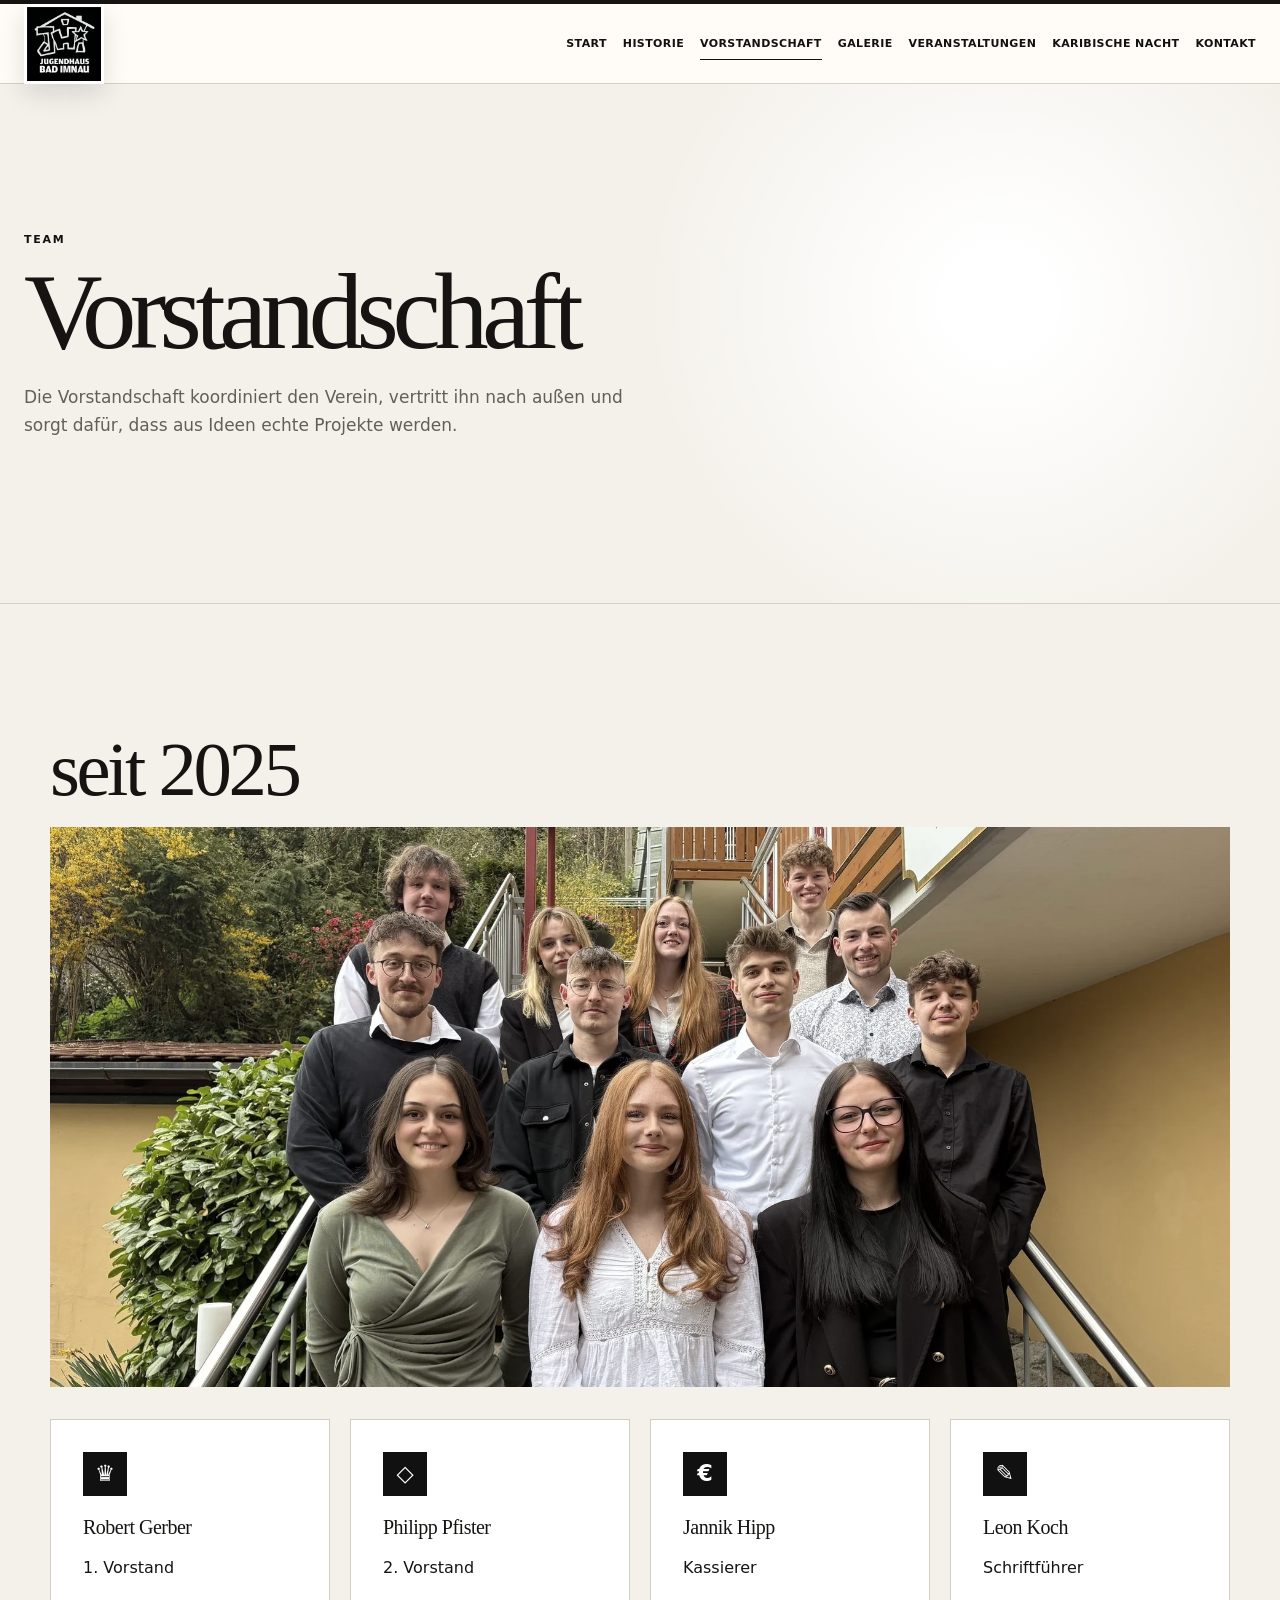
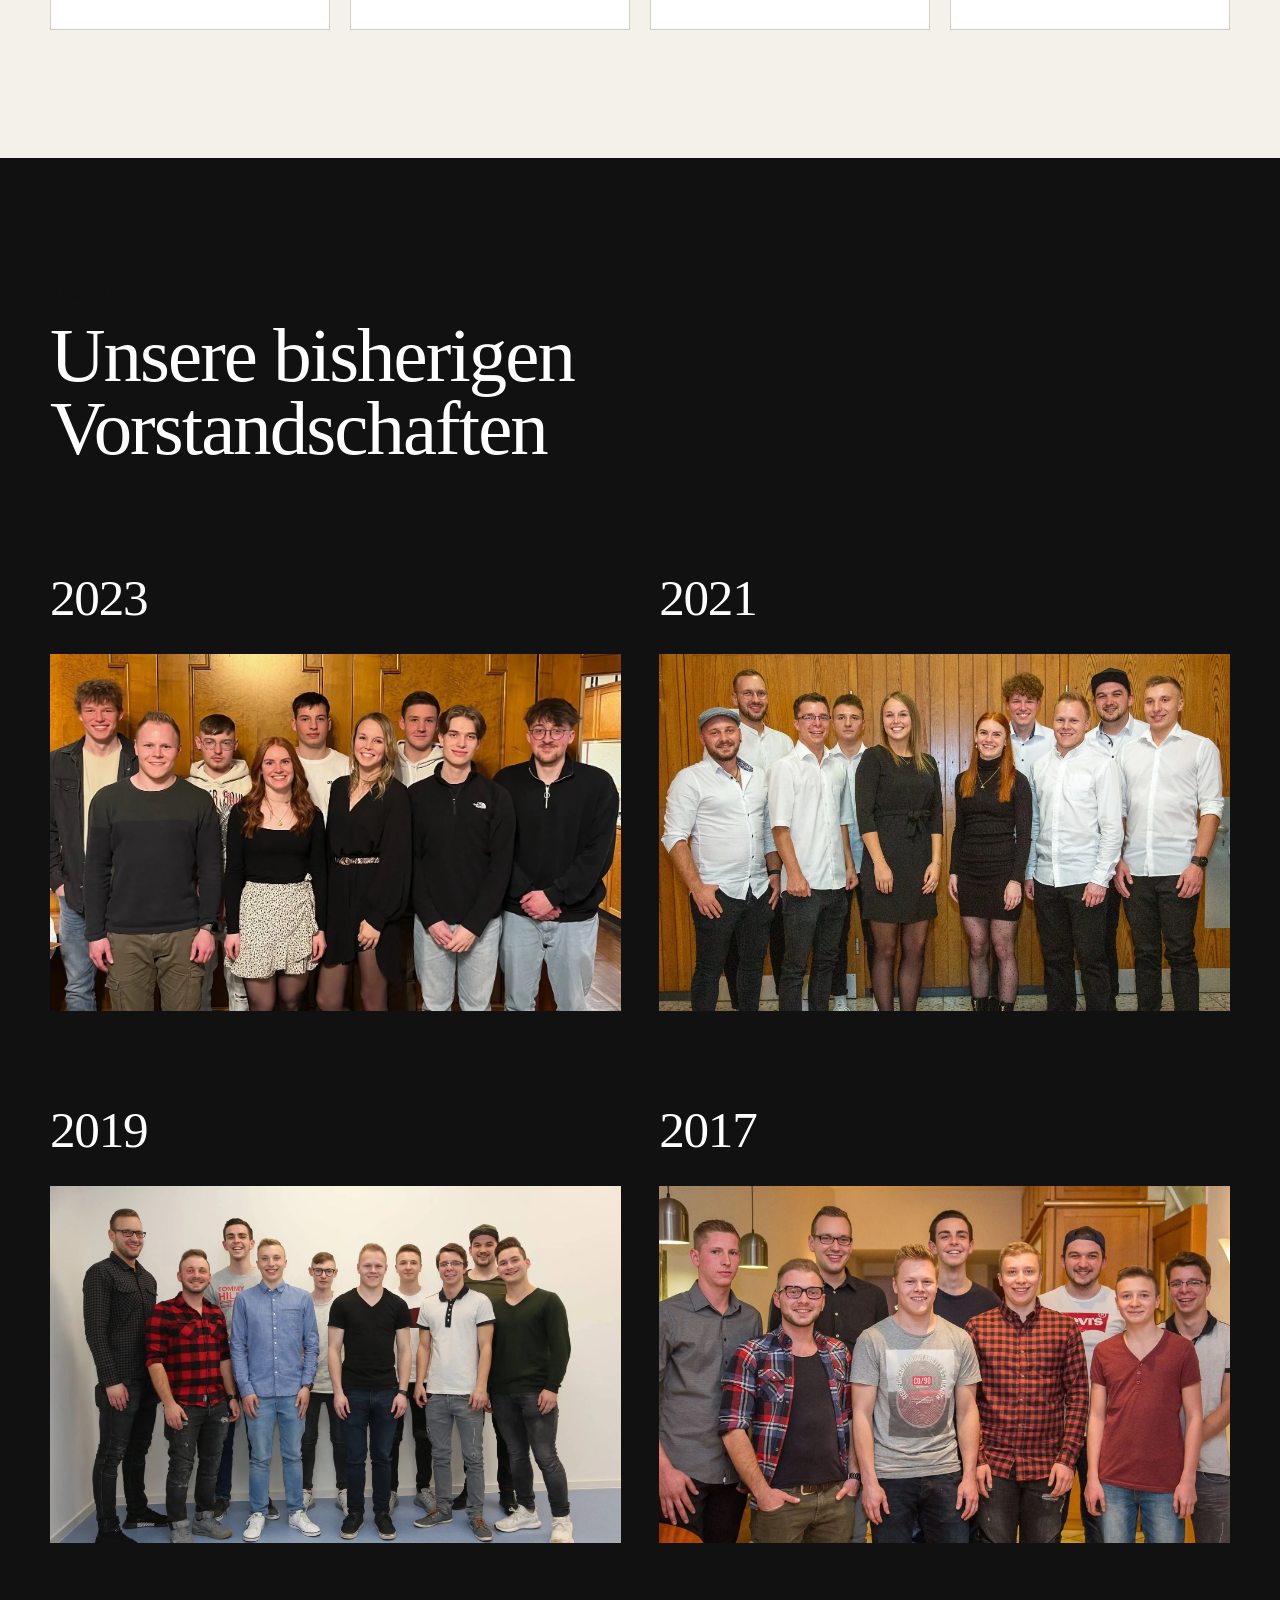
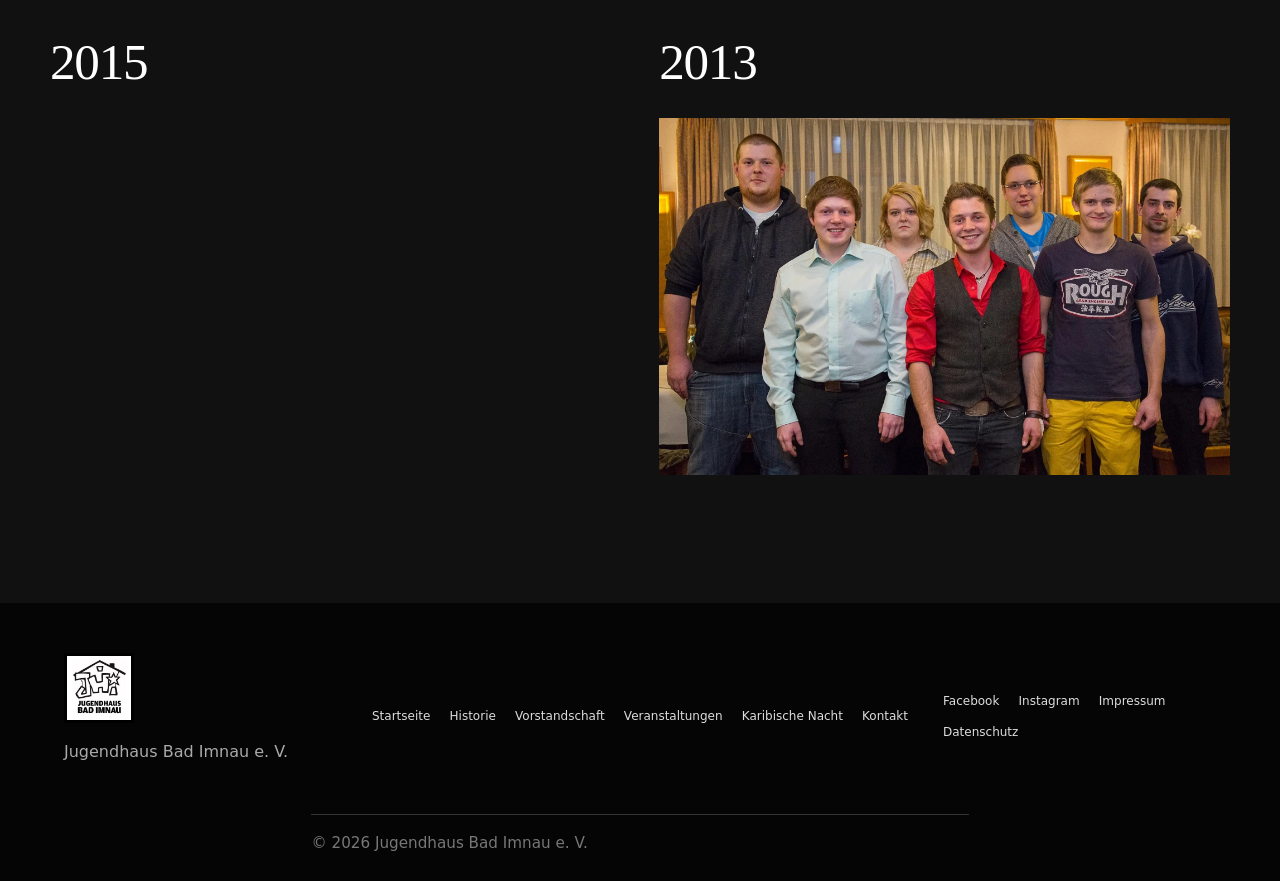
<file: vorstandschaft.html>
<!DOCTYPE html>
<html lang="de">
<head>
  <meta charset="UTF-8">
  <meta name="viewport" content="width=device-width, initial-scale=1.0">
  <meta name="description" content="Vorstandschaft des Jugendhaus Bad Imnau e. V.">
  <link rel="canonical" href="https://jugendhausbadimnau.de/vorstandschaft.html"><meta property="og:title" content="Vorstandschaft | Jugendhaus Bad Imnau e. V."><meta property="og:type" content="website"><meta property="og:image" content="https://jugendhausbadimnau.de/images/vorstandschaft/vorstandschaft.webp">
  <title>Vorstandschaft | Jugendhaus Bad Imnau e. V.</title>
  <link rel="stylesheet" href="style.css">
  <link rel="icon" href="images/logo/logo-white.webp" type="image/webp">
</head>
<body>
  <a class="skip-link" href="#main">Zum Inhalt springen</a>
  <header class="site-header">
    <nav class="navbar container" aria-label="Hauptnavigation">
      <a class="brand" href="index.html" aria-label="Jugendhaus Bad Imnau e. V. Startseite">
        <picture><source srcset="images/logo/logo-weiss.webp" media="(prefers-color-scheme: dark)"><img src="images/logo/logo.webp" alt="Jugendhaus Bad Imnau e. V. Logo"></picture>
      </a>
      <button class="nav-toggle" type="button" aria-controls="primary-navigation" aria-expanded="false"><span></span><span></span><span></span><span class="sr-only">Menü öffnen</span></button>
      <ul id="primary-navigation" class="nav-menu">
        <li><a href="index.html" data-page="index">Start</a></li><li><a href="historie.html" data-page="historie">Historie</a></li><li><a href="vorstandschaft.html" data-page="vorstandschaft">Vorstandschaft</a></li><li><a href="galerie.html" data-page="galerie">Galerie</a></li><li><a href="veranstaltungen.html" data-page="veranstaltungen">Veranstaltungen</a></li><li><a href="karibische-nacht.html" data-page="karibische-nacht">Karibische Nacht</a></li><li><a href="kontakt.html" data-page="kontakt">Kontakt</a></li>
      </ul>
    </nav>
  </header>

  <main id="main">
    <section class="page-hero">
      <div class="container reveal">
        <p class="eyebrow">Team</p>
        <h1>Vorstandschaft</h1>
        <p>Die Vorstandschaft koordiniert den Verein, vertritt ihn nach außen und sorgt dafür, dass aus Ideen echte Projekte werden.</p>
      </div>
    </section>

    <section class="section">
      <div class="container">
        <p class="board-year reveal">seit 2025</p>
        <figure class="board-photo reveal">
          <img class="wide-image" src="images/vorstandschaft/vorstandschaft.webp" alt="Vorstandschaft 2025" loading="lazy">
        </figure>
        <div class="card-grid four-columns board-grid">
          <article class="info-card reveal"><div class="card-icon" aria-hidden="true">♛</div><h2>Robert Gerber</h2><p>1. Vorstand</p></article>
          <article class="info-card reveal"><div class="card-icon" aria-hidden="true">◇</div><h2>Philipp Pfister</h2><p>2. Vorstand</p></article>
          <article class="info-card reveal"><div class="card-icon" aria-hidden="true">€</div><h2>Jannik Hipp</h2><p>Kassierer</p></article>
          <article class="info-card reveal"><div class="card-icon" aria-hidden="true">✎</div><h2>Leon Koch</h2><p>Schriftführer</p></article>
        </div>
      </div>
    </section>

    <section class="section board-archive-section">
      <div class="container">
        <p class="eyebrow reveal">Rückblick</p>
        <h2 class="board-archive-title reveal">Unsere bisherigen<br>Vorstandschaften</h2>
        <div class="board-archive">
          <article class="board-history-card reveal">
            <h3>2023</h3><img class="board-history-photo" src="images/vorstandschaft/vors2023.webp" alt="Vorstandschaft 2023" loading="lazy" decoding="async">
          </article>
          <article class="board-history-card reveal">
            <h3>2021</h3><img class="board-history-photo" src="images/vorstandschaft/vors2021.webp" alt="Vorstandschaft 2021" loading="lazy" decoding="async">
          </article>
          <article class="board-history-card reveal">
            <h3>2019</h3><img class="board-history-photo" src="images/vorstandschaft/vors2019.webp" alt="Vorstandschaft 2019" loading="lazy" decoding="async">
          </article>
          <article class="board-history-card reveal">
            <h3>2017</h3><img class="board-history-photo" src="images/vorstandschaft/vors2017.webp" alt="Vorstandschaft 2017" loading="lazy" decoding="async">
          </article>
          <article class="board-history-card reveal">
            <h3>2015</h3><img class="board-history-photo" src="images/vorstandschaft/vors2015.webp" alt="Vorstandschaft 2015" loading="lazy" decoding="async">
          </article>
          <article class="board-history-card reveal">
            <h3>2013</h3><img class="board-history-photo" src="images/vorstandschaft/vors2013.webp" alt="Vorstandschaft 2013" loading="lazy">
          </article>
        </div>
      </div>
    </section>
  </main>

  <footer class="site-footer">
    <div class="container footer-grid">
      <div><img class="footer-logo" src="images/logo/logo-weiss.webp" alt="Jugendhaus Bad Imnau e. V. Logo"><p>Jugendhaus Bad Imnau e. V.</p></div>
      <nav aria-label="Footer Navigation"><a href="index.html">Startseite</a><a href="historie.html">Historie</a><a href="vorstandschaft.html">Vorstandschaft</a><a href="veranstaltungen.html">Veranstaltungen</a><a href="karibische-nacht.html">Karibische Nacht</a><a href="kontakt.html">Kontakt</a></nav>
      <div class="footer-links"><a href="https://facebook.com/JugendhausBadImnauEv">Facebook</a><a href="https://instagram.com/jugendhaus_bad_imnau">Instagram</a><a href="impressum.html">Impressum</a><a href="datenschutz.html">Datenschutz</a></div>
    </div>
    <p class="copyright">© Jugendhaus Bad Imnau e. V.</p>
  </footer>
  <script src="script.js" defer></script>
</body>
</html>
</file>
<file: style.css>
:root {
  color-scheme: light dark;
  --color-bg: #fff6df;
  --color-surface: #ffffff;
  --color-surface-soft: #ffe8b5;
  --color-text: #2a1114;
  --color-muted: #6c4a37;
  --color-primary: #d90429;
  --color-primary-dark: #8f1020;
  --color-accent: #ffbd18;
  --color-sunset: #f35b04;
  --color-sea: #0b6f8f;
  --color-border: rgba(143, 16, 32, 0.16);
  --shadow-soft: 0 18px 50px rgba(143, 16, 32, 0.18);
  --shadow-card: 0 12px 30px rgba(143, 16, 32, 0.12);
  --radius-sm: 8px;
  --radius-md: 18px;
  --radius-lg: 28px;
  --container: 1200px;
  --header-height: 82px;
  --font-base: system-ui, -apple-system, BlinkMacSystemFont, "Segoe UI", sans-serif;
  --step-xs: 0.82rem;
  --step-sm: 0.95rem;
  --step-base: 1rem;
  --step-md: 1.18rem;
  --step-lg: 1.55rem;
  --step-xl: 2.45rem;
  --step-xxl: 4.2rem;
}

/* --- Startseite Version 2 ------------------------------------------------ */
.home-page { --ink:#111; --paper:#f4f1eb; --red:#d52b22; background:var(--paper); color:var(--ink); font-family:Arial,Helvetica,sans-serif; }
.home-page .skip-link { background:#111; }
.v2-header { position:relative; z-index:50; height:84px; border-top:4px solid #111; border-bottom:1px solid #d6d2ca; background:#fff; }
.v2-nav { position:relative; width:min(100% - 48px,1560px); height:100%; margin:auto; display:grid; grid-template-columns:minmax(0,1fr) 250px minmax(0,1fr); align-items:center; gap:28px; }
.v2-nav-side { display:flex; align-items:center; gap:clamp(14px,1.7vw,30px); }
.v2-nav-left { grid-column:1; justify-content:flex-start; }
.v2-nav-right { grid-column:3; justify-content:flex-end; }
.v2-nav a { color:#111; font-size:11px; font-weight:700; letter-spacing:.035em; text-transform:uppercase; white-space:nowrap; }
.v2-nav-side a { position:relative; padding-block:12px; }
.v2-nav-side a::after { content:""; position:absolute; left:0; right:100%; bottom:5px; height:1px; background:#111; transition:right .25s ease; }
.v2-nav-side a:hover::after,.v2-nav-side a.active::after { right:0; }
.v2-brand { justify-self:center; position:absolute; top:0; left:50%; width:80px; height:80px; padding:0; border-radius:0; background:#fff; transform:translateX(-50%); box-shadow:0 8px 22px #0002; }
.v2-brand img { width:100%; height:100%; object-fit:cover; }
.v2-menu-button,.v2-mobile-menu { display:none; }
.house-hero { position:relative; min-height:calc(100svh - 88px); overflow:hidden; display:grid; grid-template-columns:34% 1fr 12%; align-items:center; padding:55px clamp(24px,5vw,80px) 35px; background:radial-gradient(circle at 63% 42%,#fff 0 7%,transparent 38%),var(--paper); }
.house-hero::before { content:""; position:absolute; inset:0; opacity:.35; pointer-events:none; background-image:linear-gradient(#111 1px,transparent 1px),linear-gradient(90deg,#111 1px,transparent 1px); background-size:100% 100%,100% 100%; }
.hero-intro { position:relative; z-index:3; align-self:center; }
.hero-kicker,.v2-label,.v2-feature p { margin:0 0 16px; font-size:11px; font-weight:800; letter-spacing:.16em; text-transform:uppercase; }
.hero-intro h1 { margin:0 0 24px; font-family:Georgia,"Times New Roman",serif; font-size:clamp(52px,5.5vw,92px); font-weight:400; line-height:.87; letter-spacing:-.06em; }
.hero-intro>p:not(.hero-kicker) { max-width:270px; color:#5e5b56; font-size:15px; }
.v2-text-link { display:inline-flex; gap:16px; align-items:center; margin-top:24px; padding-bottom:5px; border-bottom:1px solid #111; color:#111; font-size:12px; font-weight:800; text-transform:uppercase; }
.model-stage { position:relative; z-index:2; height:min(62vw,650px); min-height:420px; margin-left:4vw; cursor:grab; touch-action:none; }
.model-stage:active { cursor:grabbing; }
.model-stage model-viewer { position:absolute; inset:0; width:100%; height:100%; background:transparent; --poster-color:transparent; }
.model-error { padding:1rem; color:#6c4a37; font-size:13px; }
.model-shadow { position:absolute; left:17%; right:12%; bottom:13%; height:7%; border-radius:50%; background:#392a1d33; filter:blur(14px); transform:rotate(-2deg); pointer-events:none; }
.drag-hint { position:absolute; left:50%; bottom:3%; transform:translateX(-50%); margin:0; padding:8px 12px; border:1px solid #b8b3aa; border-radius:99px; background:#f4f1ebcc; font-size:10px; font-weight:800; letter-spacing:.09em; text-transform:uppercase; white-space:nowrap; }
.drag-hint span { margin-right:7px; font-size:15px; }
.hero-side-note { justify-self:end; color:#5e5b56; font-size:11px; font-weight:700; letter-spacing:.12em; line-height:1.7; text-align:right; text-transform:uppercase; transform:rotate(90deg); }
.hero-number { position:absolute; right:3vw; bottom:28px; font-family:Georgia,serif; font-size:13px; }
.v2-intro { display:grid; grid-template-columns:28% 1fr; gap:5vw; padding:clamp(80px,12vw,180px) clamp(24px,9vw,150px); background:#111; color:#fff; }
.v2-label { color:#aaa; }
.v2-intro>div { max-width:850px; }
.v2-intro h2 { margin:0 0 35px; font-family:Georgia,serif; font-size:clamp(54px,7vw,110px); font-weight:400; letter-spacing:-.055em; line-height:.86; }
.v2-intro>div>p { max-width:620px; color:#bbb; font-size:clamp(17px,2vw,23px); line-height:1.5; }
.v2-pill { display:inline-block; margin-top:24px; padding:13px 20px; border:1px solid #666; border-radius:99px; color:#fff; font-size:11px; font-weight:800; letter-spacing:.08em; text-transform:uppercase; }
.v2-feature-grid { display:grid; grid-template-columns:2fr 1fr; grid-template-rows:420px 300px; background:#fff; }
.v2-feature { position:relative; overflow:hidden; display:flex; align-items:flex-end; padding:32px; color:#111; }
.v2-feature-photo { grid-row:span 2; color:#fff; }
.v2-feature-photo::after { content:""; position:absolute; inset:0; background:linear-gradient(transparent 30%,#000b); }
.v2-feature-photo img,.v2-feature-team img { position:absolute; inset:0; width:100%; height:100%; object-fit:cover; transition:transform .7s ease; }
.v2-feature:hover img { transform:scale(1.035); }
.v2-feature-red { background:var(--red); color:#fff; }
.v2-feature-light { border-top:1px solid #d6d2ca; background:#ece9e3; }
.v2-feature-team { color:#fff; }
.v2-feature-team::after { content:""; position:absolute; inset:0; background:linear-gradient(180deg,#0004 0%,#0001 35%,#000b 100%); }
.v2-feature div,.feature-index,.feature-arrow { position:relative; z-index:2; }
.v2-feature h2 { margin:0; font-family:Georgia,serif; font-size:clamp(38px,4vw,68px); font-weight:400; line-height:.92; letter-spacing:-.045em; }
.v2-feature p { margin-bottom:10px; }
.feature-index { position:absolute; top:28px; left:32px; font-size:11px; }
.feature-arrow { position:absolute; top:23px; right:28px; font-size:30px; transition:transform .25s ease; }
.v2-feature:hover .feature-arrow { transform:translate(4px,-4px); }
.gallery-section { padding:clamp(60px,8vw,120px) 0; background:#f2efe9; }
.gallery-grid { display:grid; grid-template-columns:repeat(3,minmax(0,1fr)); gap:clamp(12px,2vw,28px); }
.gallery-item { overflow:hidden; margin:0; background:#ddd8cf; }
.gallery-item img { display:block; width:100%; height:auto; transition:transform .6s ease; }
.gallery-item:hover img { transform:scale(1.035); }
.board-year { margin:0 0 18px; font-family:Georgia,"Times New Roman",serif; font-size:clamp(42px,6vw,82px); line-height:1; }
.board-archive-section { background:#111; color:#fff; }
.board-archive-title { max-width:850px; margin:0 0 clamp(45px,7vw,90px); font-family:Georgia,"Times New Roman",serif; font-size:clamp(46px,6vw,88px); font-weight:400; letter-spacing:-.05em; line-height:.9; }
.board-archive { display:grid; grid-template-columns:repeat(2,minmax(0,1fr)); gap:clamp(36px,6vw,90px) clamp(18px,3vw,42px); }
.board-history-card h3 { margin:0 0 14px; font-family:Georgia,"Times New Roman",serif; font-size:clamp(32px,4vw,56px); font-weight:400; }
.board-history-photo { display:block; width:100%; height:auto; }
.board-placeholder { position:relative; display:grid; place-items:center; aspect-ratio:16/10; overflow:hidden; border:1px solid #ffffff45; background:linear-gradient(135deg,#1b1b1b,#292929); color:#aaa; }
.board-placeholder::before,.board-placeholder::after { content:""; position:absolute; width:140%; height:1px; background:#ffffff24; transform:rotate(32deg); }
.board-placeholder::after { transform:rotate(-32deg); }
.board-placeholder span { position:relative; z-index:1; padding:8px 12px; background:#222; font-size:11px; font-weight:800; letter-spacing:.14em; text-transform:uppercase; }
.v2-footer { min-height:220px; display:grid; grid-template-columns:1fr 1fr 2fr 1fr; align-items:center; gap:25px; padding:45px clamp(24px,5vw,80px); background:#050505; color:#aaa; font-size:12px; }
.v2-footer img { width:70px; }
.v2-footer nav { display:flex; justify-content:center; gap:25px; }
.v2-footer a { color:#ddd; }
.v2-footer>p:last-child { text-align:right; }
@media(max-width:1180px){.v2-nav-side{display:none}.v2-nav{grid-template-columns:1fr 100px}.v2-brand{left:0;transform:none}.v2-menu-button{display:block;justify-self:end;width:44px;height:44px;border:0;background:none}.v2-menu-button span:not(.sr-only){display:block;width:24px;height:1px;margin:6px auto;background:#111}.v2-mobile-menu{position:absolute;top:83px;left:-14px;right:-14px;padding:24px;background:#fff;border-bottom:1px solid #ccc;box-shadow:0 12px 30px #0002}.v2-mobile-menu.is-open{display:grid;grid-template-columns:1fr 1fr;gap:20px}.house-hero{grid-template-columns:35% 1fr}.hero-side-note{display:none}.v2-footer{grid-template-columns:auto 1fr 2fr}.v2-footer>p:last-child{display:none}}
@media(max-width:720px){.v2-header{height:72px}.v2-brand{top:0;width:68px;height:68px}.v2-mobile-menu{top:71px}.house-hero{min-height:calc(100svh - 72px);display:flex;flex-direction:column;align-items:stretch;padding:60px 20px 20px}.hero-intro{z-index:4}.hero-intro h1{font-size:clamp(50px,16vw,78px)}.hero-intro>p:not(.hero-kicker){display:none}.v2-text-link{margin-top:12px}.model-stage{height:48vh;min-height:330px;margin-top:-30px}.hero-number{display:none}.v2-intro{grid-template-columns:1fr;padding:90px 24px}.v2-intro h2{font-size:clamp(50px,15vw,76px)}.v2-feature-grid{grid-template-columns:1fr;grid-template-rows:480px 330px 300px}.v2-feature-photo{grid-row:auto}.v2-footer{grid-template-columns:auto 1fr;padding:40px 24px}.v2-footer nav{grid-column:1/-1;justify-content:flex-start;flex-wrap:wrap}}
@media(max-width:720px){.gallery-grid{grid-template-columns:1fr 1fr}}
@media(max-width:720px){.board-archive{grid-template-columns:1fr}}

@media (prefers-color-scheme: dark) {
  :root {
    --color-bg: #17080b;
    --color-surface: #241014;
    --color-surface-soft: #3a1219;
    --color-text: #fff3cf;
    --color-muted: #f0cfa5;
    --color-primary: #ff304f;
    --color-primary-dark: #ffbd18;
    --color-accent: #ffd21f;
    --color-sunset: #ff6b1a;
    --color-sea: #1a9bb8;
    --color-border: rgba(255, 210, 31, 0.18);
    --shadow-soft: 0 18px 50px rgba(0, 0, 0, 0.3);
    --shadow-card: 0 12px 30px rgba(0, 0, 0, 0.22);
  }
}

* {
  box-sizing: border-box;
}

html {
  scroll-behavior: smooth;
}

body {
  margin: 0;
  font-family: var(--font-base);
  color: var(--color-text);
  background: var(--color-bg);
  line-height: 1.6;
}

img {
  display: block;
  max-width: 100%;
}

a {
  color: inherit;
  text-decoration: none;
}

a:hover {
  color: var(--color-primary);
}

h1,
h2,
h3,
p {
  margin-top: 0;
}

h1 {
  font-size: clamp(2.5rem, 8vw, var(--step-xxl));
  line-height: 1.03;
  margin-bottom: 1rem;
}

h2 {
  font-size: clamp(1.85rem, 4vw, var(--step-xl));
  line-height: 1.12;
}

h3 {
  font-size: var(--step-lg);
}

.container {
  width: min(100% - 2rem, var(--container));
  margin-inline: auto;
}

.skip-link {
  position: fixed;
  left: 1rem;
  top: 1rem;
  z-index: 1000;
  transform: translateY(-150%);
  padding: 0.7rem 1rem;
  border-radius: var(--radius-sm);
  background: var(--color-primary);
  color: #fff;
  transition: transform 180ms ease;
}

.skip-link:focus {
  transform: translateY(0);
}

.sr-only {
  position: absolute;
  width: 1px;
  height: 1px;
  overflow: hidden;
  clip: rect(0, 0, 0, 0);
  white-space: nowrap;
}

.site-header {
  position: sticky;
  top: 0;
  z-index: 100;
  border-bottom: 1px solid var(--color-border);
  background: color-mix(in srgb, var(--color-bg) 88%, transparent);
  backdrop-filter: blur(18px);
}

.navbar {
  min-height: var(--header-height);
  display: flex;
  align-items: center;
  justify-content: space-between;
  gap: 1.5rem;
}

.brand img {
  width: 96px;
  height: auto;
}

.nav-menu {
  display: flex;
  align-items: center;
  gap: 0.35rem;
  margin: 0;
  padding: 0;
  list-style: none;
}

.nav-menu a {
  display: block;
  padding: 0.65rem 0.85rem;
  border-radius: 999px;
  color: var(--color-muted);
  font-size: var(--step-sm);
  font-weight: 700;
  transition: color 180ms ease, background 180ms ease, transform 180ms ease;
}

.nav-menu a:hover,
.nav-menu a.is-active {
  color: var(--color-primary-dark);
  background: color-mix(in srgb, var(--color-primary) 13%, transparent);
  transform: translateY(-1px);
}

.nav-toggle {
  display: none;
  width: 46px;
  height: 46px;
  border: 1px solid var(--color-border);
  border-radius: 50%;
  background: var(--color-surface);
  cursor: pointer;
}

.nav-toggle span:not(.sr-only) {
  display: block;
  width: 20px;
  height: 2px;
  margin: 5px auto;
  border-radius: 999px;
  background: var(--color-text);
  transition: transform 180ms ease, opacity 180ms ease;
}

.nav-toggle.is-open span:nth-child(1) {
  transform: translateY(7px) rotate(45deg);
}

.nav-toggle.is-open span:nth-child(2) {
  opacity: 0;
}

.nav-toggle.is-open span:nth-child(3) {
  transform: translateY(-7px) rotate(-45deg);
}

.hero,
.page-hero {
  position: relative;
  display: grid;
  align-items: center;
  min-height: calc(100svh - var(--header-height));
  overflow: hidden;
}

.hero {
  color: #fff;
  background: #26070d;
}

.hero-home {
  background-image:
    linear-gradient(120deg, rgba(38, 7, 13, 0.72), rgba(38, 7, 13, 0.34) 58%, rgba(38, 7, 13, 0.12)),
    url("images/historie/jugenhaus-haus.webp");
  background-position: center;
  background-size: cover;
}

.hero-home .hero-content {
  max-width: 1080px;
}

.hero-home h1 {
  font-size: clamp(2.7rem, 5.3vw, 4rem);
}

.hero-caribbean {
  min-height: calc(100svh - var(--header-height));
  background:
    radial-gradient(circle at 18% 22%, rgba(255, 210, 31, 0.62), transparent 24rem),
    linear-gradient(135deg, rgba(10, 74, 98, 0.9), rgba(217, 4, 41, 0.8) 46%, rgba(243, 91, 4, 0.76)),
    url("images/veranstaltung/karibischenacht2022.webp");
  background-position: center;
  background-size: cover;
}

.hero-content {
  position: relative;
  z-index: 1;
  max-width: 880px;
  padding-block: 6rem;
}

.hero-subtitle {
  max-width: 720px;
  font-size: clamp(1.15rem, 2.5vw, 1.5rem);
  color: rgba(255, 255, 255, 0.9);
}

.hero-nickname {
  display: inline-flex;
  width: fit-content;
  margin-bottom: 1.15rem;
  padding: 0.45rem 0.9rem;
  border: 1px solid rgba(255, 255, 255, 0.36);
  border-radius: 999px;
  background: rgba(255, 255, 255, 0.14);
  color: #fff;
  font-size: var(--step-sm);
  font-weight: 900;
  white-space: nowrap;
  backdrop-filter: blur(10px);
}

.event-location {
  display: inline-flex;
  width: fit-content;
  margin: 0.2rem 0 0.6rem;
  padding: 0.45rem 0.9rem;
  border-radius: 999px;
  background: rgba(255, 210, 31, 0.18);
  color: var(--color-accent);
  font-weight: 900;
  white-space: nowrap;
}

.hero-actions,
.social-row {
  display: flex;
  flex-wrap: wrap;
  gap: 0.9rem;
  margin-top: 2rem;
}

.page-hero {
  min-height: 380px;
  padding-block: 5rem;
  background:
    linear-gradient(135deg, color-mix(in srgb, var(--color-primary) 16%, transparent), transparent),
    var(--color-surface-soft);
}

.page-hero p {
  max-width: 780px;
  color: var(--color-muted);
  font-size: var(--step-md);
}

.eyebrow {
  margin-bottom: 0.6rem;
  color: var(--color-accent);
  font-size: var(--step-xs);
  font-weight: 900;
  letter-spacing: 0.12em;
  text-transform: uppercase;
}

.button {
  display: inline-flex;
  align-items: center;
  justify-content: center;
  min-height: 48px;
  padding: 0.8rem 1.2rem;
  border-radius: 999px;
  border: 1px solid transparent;
  font-weight: 800;
  box-shadow: 0 10px 24px rgba(0, 0, 0, 0.12);
  transition: transform 180ms ease, box-shadow 180ms ease, background 180ms ease;
}

.button:hover {
  transform: translateY(-2px);
  box-shadow: 0 16px 34px rgba(0, 0, 0, 0.18);
}

.button-primary {
  background: linear-gradient(135deg, var(--color-primary), var(--color-primary-dark));
  color: #fff;
}

.button-secondary {
  background: linear-gradient(135deg, var(--color-accent), var(--color-sunset));
  color: #25180a;
}

.button-ghost {
  border-color: rgba(255, 255, 255, 0.55);
  color: #fff;
  background: rgba(255, 255, 255, 0.12);
}

.button-caribbean {
  background: linear-gradient(135deg, var(--color-accent), var(--color-sunset));
  color: #2a1114;
}

.section {
  padding-block: clamp(4rem, 9vw, 7rem);
}

.section-muted {
  background: var(--color-surface-soft);
}

.two-column {
  display: grid;
  grid-template-columns: minmax(0, 0.9fr) minmax(0, 1.1fr);
  gap: clamp(2rem, 6vw, 5rem);
  align-items: start;
}

.text-block {
  color: var(--color-muted);
  font-size: var(--step-md);
}

.card-grid {
  display: grid;
  gap: 1.2rem;
}

.two-columns {
  grid-template-columns: repeat(2, minmax(0, 1fr));
}

.three-columns {
  grid-template-columns: repeat(3, minmax(0, 1fr));
}

.four-columns {
  grid-template-columns: repeat(4, minmax(0, 1fr));
}

.info-card,
.contact-card,
.event-card,
.address-box {
  border: 1px solid var(--color-border);
  border-radius: var(--radius-md);
  background: var(--color-surface);
  box-shadow: var(--shadow-card);
}

.info-card,
.contact-card,
.address-box {
  padding: clamp(1.35rem, 3vw, 2rem);
}

.info-card {
  transition: transform 180ms ease, box-shadow 180ms ease;
}

.info-card:hover {
  transform: translateY(-5px);
  box-shadow: var(--shadow-soft);
}

.card-icon {
  display: grid;
  place-items: center;
  width: 52px;
  height: 52px;
  margin-bottom: 1.1rem;
  border-radius: 50%;
  color: var(--color-primary-dark);
  background: color-mix(in srgb, var(--color-primary) 15%, transparent);
  font-size: 1.4rem;
  font-weight: 900;
}

.wide-image {
  width: 100%;
  max-height: 560px;
  border-radius: var(--radius-lg);
  object-fit: cover;
  box-shadow: var(--shadow-soft);
}

.board-photo {
  position: relative;
  margin: 0 0 2rem;
}

.board-photo .wide-image {
  margin: 0;
}

.board-grid h2 {
  font-size: 1.25rem;
}

.history-intro {
  max-width: 820px;
  margin-bottom: clamp(2.5rem, 6vw, 4.5rem);
}

.history-intro p:last-child {
  color: var(--color-muted);
  font-size: var(--step-md);
}

.timeline {
  position: relative;
  display: grid;
  gap: clamp(2rem, 6vw, 4rem);
}

.timeline::before {
  content: "";
  position: absolute;
  left: 50%;
  top: 0;
  bottom: 0;
  width: 3px;
  border-radius: 999px;
  background: linear-gradient(var(--color-accent), var(--color-primary), var(--color-sunset));
  transform: translateX(-50%);
}

.timeline-item {
  position: relative;
  display: grid;
  grid-template-columns: minmax(0, 1fr) 92px minmax(0, 1fr);
  align-items: center;
  gap: clamp(1rem, 3vw, 2rem);
}

.timeline-item:nth-child(odd) .timeline-card {
  grid-column: 1;
}

.timeline-item:nth-child(even) .timeline-card {
  grid-column: 3;
}

.timeline-year {
  position: relative;
  z-index: 2;
  grid-column: 2;
  display: grid;
  place-items: center;
  width: 82px;
  height: 82px;
  justify-self: center;
  border: 4px solid var(--color-bg);
  border-radius: 50%;
  background: linear-gradient(135deg, var(--color-primary), var(--color-sunset));
  color: #fff;
  font-size: 1rem;
  font-weight: 950;
  text-align: center;
  box-shadow: 0 18px 36px rgba(143, 16, 32, 0.28);
}

.timeline-card {
  overflow: hidden;
  border: 1px solid var(--color-border);
  border-radius: var(--radius-lg);
  background: var(--color-surface);
  box-shadow: var(--shadow-card);
  transition: transform 220ms ease, box-shadow 220ms ease, border-color 220ms ease;
}

.timeline-card:hover {
  transform: translateY(-6px);
  border-color: color-mix(in srgb, var(--color-accent) 55%, var(--color-border));
  box-shadow: var(--shadow-soft);
}

.timeline-card img,
.image-placeholder {
  width: 100%;
  height: clamp(230px, 28vw, 360px);
  object-fit: cover;
  background: linear-gradient(135deg, #8f1020, #f35b04 52%, #ffbd18);
}

.image-placeholder {
  display: grid;
  place-items: center;
  color: #fff7d6;
  font-size: clamp(1.5rem, 4vw, 2.4rem);
  font-weight: 950;
  letter-spacing: 0.04em;
  text-transform: uppercase;
}

.image-placeholder span {
  padding: 0.8rem 1.2rem;
  border: 1px solid rgba(255, 255, 255, 0.42);
  border-radius: 999px;
  background: rgba(38, 7, 13, 0.34);
  backdrop-filter: blur(8px);
}

.timeline-content {
  padding: clamp(1.35rem, 3vw, 2rem);
}

.timeline-content h2 {
  margin-bottom: 0.8rem;
  font-size: clamp(1.55rem, 3vw, 2.15rem);
}

.timeline-content p:last-child {
  margin-bottom: 0;
  color: var(--color-muted);
}

.event-card img {
  width: 100%;
  height: 170px;
  border-radius: var(--radius-sm);
  object-fit: cover;
  background: linear-gradient(135deg, var(--color-surface-soft), color-mix(in srgb, var(--color-sunset) 28%, transparent));
}

.event-list {
  display: grid;
  grid-template-columns: repeat(2, minmax(0, 1fr));
  gap: 1.5rem;
}

.event-card {
  overflow: hidden;
}

.event-card img {
  height: 310px;
  border-radius: 0;
}

.event-content {
  padding: clamp(1.4rem, 3vw, 2rem);
}

.contact-card a {
  color: var(--color-primary-dark);
  font-weight: 800;
  overflow-wrap: anywhere;
}

.social-button {
  gap: 0.6rem;
}

.social-logo {
  width: 1.35rem;
  height: 1.35rem;
  flex: 0 0 auto;
  object-fit: contain;
}

.address-box,
.legal-box {
  margin-top: 2rem;
  font-style: normal;
}

.address-box span:last-child {
  display: inline-block;
  margin-top: 0.25rem;
  color: var(--color-accent);
  font-size: clamp(1.3rem, 4vw, 2.1rem);
  font-weight: 900;
  line-height: 1.2;
}

.legal-grid {
  display: grid;
  grid-template-columns: repeat(2, minmax(0, 1fr));
  gap: 1.2rem;
}

.legal-box {
  padding: 1.4rem;
  border: 1px solid var(--color-border);
  border-radius: var(--radius-md);
  background: var(--color-surface);
}

.legal-box h2 {
  font-size: 1.35rem;
}

.simple-hero {
  min-height: 280px;
}

.legal-content {
  max-width: 820px;
  padding: clamp(1.4rem, 4vw, 2.4rem);
  border: 1px solid var(--color-border);
  border-radius: var(--radius-md);
  background: var(--color-surface);
  box-shadow: var(--shadow-card);
}

.legal-content h2 {
  margin: 2rem 0 0.65rem;
  font-size: clamp(1.25rem, 3vw, 1.65rem);
}

.legal-content h2:first-child {
  margin-top: 0;
}

.legal-content a {
  color: var(--color-primary-dark);
  font-weight: 800;
  overflow-wrap: anywhere;
}

.legal-content ul {
  margin: 0 0 1rem;
  padding-left: 1.2rem;
}

.legal-content li {
  margin-bottom: 0.35rem;
}

.countdown {
  display: grid;
  grid-template-columns: repeat(4, minmax(0, 1fr));
  gap: 1rem;
  margin: 2rem 0;
}

.countdown div {
  padding: clamp(1rem, 3vw, 1.5rem);
  border: 1px solid rgba(255, 255, 255, 0.36);
  border-radius: var(--radius-md);
  background: rgba(255, 255, 255, 0.17);
  backdrop-filter: blur(12px);
}

.countdown strong {
  display: block;
  font-size: clamp(2rem, 6vw, 3.8rem);
  line-height: 1;
}

.countdown span {
  display: block;
  margin-top: 0.4rem;
  font-weight: 800;
}

.site-footer {
  padding-block: 3rem 1.2rem;
  color: #fff3cf;
  background: linear-gradient(135deg, #26070d, #8f1020 62%, #b10f24);
}

.footer-grid {
  display: grid;
  grid-template-columns: 1fr 1.4fr 0.8fr;
  gap: 2rem;
}

.footer-logo {
  width: 94px;
  margin-bottom: 1rem;
}

.site-footer nav,
.footer-links {
  display: flex;
  flex-wrap: wrap;
  gap: 0.75rem 1rem;
}

.site-footer a {
  color: rgba(255, 243, 207, 0.84);
}

.site-footer a:hover {
  color: var(--color-accent);
}

.copyright {
  width: min(100% - 2rem, var(--container));
  margin: 2rem auto 0;
  padding-top: 1rem;
  border-top: 1px solid rgba(255, 255, 255, 0.16);
  color: rgba(237, 246, 236, 0.72);
  font-size: var(--step-sm);
}

.reveal {
  opacity: 0;
  transform: translateY(20px);
  transition: opacity 520ms ease, transform 520ms ease;
}

.reveal.is-visible {
  opacity: 1;
  transform: translateY(0);
}

@media (prefers-reduced-motion: reduce) {
  *,
  *::before,
  *::after {
    scroll-behavior: auto !important;
    transition-duration: 0.01ms !important;
    animation-duration: 0.01ms !important;
  }
}

:where(a, button, model-viewer):focus-visible {
  outline: 3px solid #f4b942;
  outline-offset: 4px;
}

@media (max-width: 980px) {
  .nav-toggle {
    display: block;
  }

  .nav-menu {
    position: absolute;
    left: 1rem;
    right: 1rem;
    top: calc(var(--header-height) - 0.35rem);
    display: grid;
    gap: 0.25rem;
    padding: 1rem;
    border: 1px solid var(--color-border);
    border-radius: var(--radius-md);
    background: var(--color-surface);
    box-shadow: var(--shadow-soft);
    opacity: 0;
    pointer-events: none;
    transform: translateY(-10px);
    transition: opacity 180ms ease, transform 180ms ease;
  }

  .nav-menu.is-open {
    opacity: 1;
    pointer-events: auto;
    transform: translateY(0);
  }

  .two-column,
  .three-columns,
  .four-columns,
  .legal-grid,
  .event-list,
  .footer-grid {
    grid-template-columns: 1fr;
  }

  .timeline::before {
    left: 41px;
  }

  .timeline-item {
    grid-template-columns: 82px minmax(0, 1fr);
    align-items: start;
  }

  .timeline-year {
    grid-column: 1;
    grid-row: 1;
  }

  .timeline-item:nth-child(odd) .timeline-card,
  .timeline-item:nth-child(even) .timeline-card {
    grid-column: 2;
  }
}

@media (max-width: 640px) {
  :root {
    --header-height: 72px;
  }

  .brand img {
    width: 78px;
  }

  .hero-content {
    padding-block: 4.5rem;
  }

  .hero-home h1 {
    font-size: clamp(2.35rem, 13vw, 3.35rem);
  }

  .section {
    padding-block: 3.5rem;
  }

  .two-columns,
  .countdown {
    grid-template-columns: 1fr;
  }

  .timeline {
    gap: 2rem;
  }

  .timeline::before {
    left: 31px;
  }

  .timeline-item {
    grid-template-columns: 62px minmax(0, 1fr);
    gap: 0.8rem;
  }

  .timeline-year {
    width: 62px;
    height: 62px;
    font-size: 0.78rem;
    border-width: 3px;
  }

  .timeline-card img,
  .image-placeholder {
    height: 220px;
  }

  .event-card img {
    height: 230px;
  }

}

/* --- Einheitliches Design für alle Unterseiten -------------------------- */
body:not(.home-v2) {
  --color-bg:#f4f1eb;
  --color-surface:#fff;
  --color-surface-soft:#ece9e3;
  --color-text:#111;
  --color-muted:#625f59;
  --color-primary:#d52b22;
  --color-primary-dark:#111;
  --color-accent:#d52b22;
  --color-border:#d2cec6;
  --radius-sm:0;
  --radius-md:0;
  --radius-lg:0;
  --shadow-soft:none;
  --shadow-card:none;
  color-scheme:light;
  background:#f4f1eb;
  color:#111;
  font-family:Arial,Helvetica,sans-serif;
}
body:not(.home-v2) .site-header {
  position:relative;
  top:auto;
  height:84px;
  border-top:4px solid #111;
  border-bottom:1px solid #bdb9b1;
  background:#fff;
  backdrop-filter:none;
}
body:not(.home-v2) .navbar {
  position:relative;
  width:min(100% - 48px,1560px);
  min-height:80px;
  margin:auto;
  display:block;
}
body:not(.home-v2) .brand {
  position:absolute;
  z-index:3;
  top:0;
  left:50%;
  width:80px;
  height:80px;
  padding:0;
  background:#111;
  transform:translateX(-50%);
  box-shadow:0 8px 22px #0002;
}
body:not(.home-v2) .brand picture,
body:not(.home-v2) .brand img { width:100%; height:100%; object-fit:cover; }
body:not(.home-v2) .nav-menu {
  position:static;
  width:100%;
  min-height:80px;
  display:grid;
  grid-template-columns:auto auto auto minmax(250px,1fr) auto auto auto;
  align-items:center;
  gap:clamp(14px,1.7vw,30px);
  padding:0;
  border:0;
  background:transparent;
  box-shadow:none;
  opacity:1;
  pointer-events:auto;
  transform:none;
}
body:not(.home-v2) .nav-menu li:nth-child(1){grid-column:1}
body:not(.home-v2) .nav-menu li:nth-child(2){grid-column:2}
body:not(.home-v2) .nav-menu li:nth-child(3){grid-column:3}
body:not(.home-v2) .nav-menu li:nth-child(5){grid-column:5}
body:not(.home-v2) .nav-menu li:nth-child(4){grid-column:6}
body:not(.home-v2) .nav-menu li:nth-child(6){grid-column:7}
body:not(.home-v2) .nav-menu a {
  position:relative;
  padding:12px 0;
  border-radius:0;
  background:none;
  color:#111;
  font-size:11px;
  font-weight:700;
  letter-spacing:.035em;
  text-transform:uppercase;
  white-space:nowrap;
}
body:not(.home-v2) .nav-menu a::after {
  content:"";
  position:absolute;
  right:100%;
  bottom:5px;
  left:0;
  height:1px;
  background:#111;
  transition:right .25s ease;
}
body:not(.home-v2) .nav-menu a:hover,
body:not(.home-v2) .nav-menu a.is-active { color:#111; background:none; transform:none; }
body:not(.home-v2) .nav-menu a:hover::after,
body:not(.home-v2) .nav-menu a.is-active::after { right:0; }
body:not(.home-v2) .page-hero {
  min-height:470px;
  padding:clamp(80px,10vw,150px) 0;
  border-bottom:1px solid #d2cec6;
  background:radial-gradient(circle at 76% 42%,#fff 0 4%,transparent 35%),#f4f1eb;
}
body:not(.home-v2) .page-hero .container { width:min(100% - 48px,1400px); }
body:not(.home-v2) .page-hero h1 {
  max-width:1050px;
  margin-bottom:24px;
  font-family:Georgia,"Times New Roman",serif;
  font-size:clamp(58px,8vw,128px);
  font-weight:400;
  line-height:.88;
  letter-spacing:-.06em;
}
body:not(.home-v2) .page-hero p:last-child { max-width:620px; color:#625f59; font-size:17px; }
body:not(.home-v2) .eyebrow { color:#111; font-size:11px; letter-spacing:.16em; }
body:not(.home-v2) .section { padding-block:clamp(75px,10vw,140px); }
body:not(.home-v2) h2,
body:not(.home-v2) h3 { font-family:Georgia,"Times New Roman",serif; font-weight:400; letter-spacing:-.025em; }
body:not(.home-v2) .info-card,
body:not(.home-v2) .contact-card,
body:not(.home-v2) .event-card,
body:not(.home-v2) .address-box,
body:not(.home-v2) .legal-content,
body:not(.home-v2) .legal-box,
body:not(.home-v2) .timeline-card {
  border:1px solid #d2cec6;
  border-radius:0;
  background:#fff;
  box-shadow:none;
}
body:not(.home-v2) .info-card:hover,
body:not(.home-v2) .timeline-card:hover { border-color:#111; box-shadow:none; }
body:not(.home-v2) .event-card img,
body:not(.home-v2) .wide-image,
body:not(.home-v2) .timeline-card img { border-radius:0; filter:saturate(.82); }
.event-visual {
  position:relative;
  height:310px;
  overflow:hidden;
  display:flex;
  flex-direction:column;
  align-items:center;
  justify-content:center;
  color:#fff;
  text-align:center;
}
.event-card-halloween .event-visual {
  background:radial-gradient(circle at 72% 25%,#f6b73c 0 11%,transparent 11.5%),linear-gradient(145deg,#09050d,#321040 55%,#d54d13);
}
.event-card-halloween .event-visual::before,
.event-card-halloween .event-visual::after {
  content:"";
  position:absolute;
  bottom:-45px;
  width:190px;
  height:190px;
  border-radius:46% 54% 50% 50%;
  background:#050307;
  transform:rotate(35deg);
}
.event-card-halloween .event-visual::before { left:-55px; }
.event-card-halloween .event-visual::after { right:-65px; transform:rotate(-32deg); }
.event-card-anniversary .event-visual { background:linear-gradient(135deg,#111 0 52%,#d52b22 52%); }
.event-visual-title { position:relative; z-index:2; font-family:Georgia,"Times New Roman",serif; font-size:clamp(48px,6vw,78px); line-height:.9; letter-spacing:-.05em; }
.event-visual-subtitle { position:relative; z-index:2; margin-top:15px; font-size:10px; font-weight:800; letter-spacing:.18em; text-transform:uppercase; }
.anniversary-number { position:relative; z-index:2; font-family:Georgia,"Times New Roman",serif; font-size:110px; line-height:.7; letter-spacing:-.08em; }
.hero-caribbean .event-location {
  gap:9px;
  align-items:center;
  margin-top:14px;
  padding:11px 17px;
  border:2px solid #fff;
  border-radius:0;
  background:#fff;
  color:#111;
  font-size:13px;
  font-weight:900;
  letter-spacing:.07em;
  text-transform:uppercase;
  box-shadow:0 10px 30px rgba(0,0,0,.22);
  text-decoration:none;
  transition:transform .2s ease,box-shadow .2s ease;
}
.hero-caribbean .event-location span { color:#d52b22; font-size:12px; }
.hero-caribbean .event-location:hover {
  color:#111;
  transform:translateY(-2px);
  box-shadow:0 14px 34px rgba(0,0,0,.3);
}
.arrival-page { background:#f4f1eb; color:#111; }
.arrival-hero { min-height:450px; display:flex; align-items:center; padding:80px max(24px,8vw); border-bottom:1px solid #d2cec6; background:radial-gradient(circle at 78% 40%,#fff 0 5%,transparent 34%),#f4f1eb; }
.arrival-hero>div { width:min(100%,1400px); margin:auto; }
.arrival-hero h1 { margin:0 0 24px; font-family:Georgia,"Times New Roman",serif; font-size:clamp(64px,9vw,140px); font-weight:400; line-height:.82; letter-spacing:-.065em; }
.arrival-hero>div>p:last-child { max-width:550px; color:#625f59; font-size:18px; }
.arrival-content { display:grid; grid-template-columns:minmax(0,1.2fr) minmax(420px,.8fr); background:#fff; }
.arrival-map-wrap { min-height:760px; background:#111; }
.arrival-map-wrap img { width:100%; height:100%; object-fit:cover; }
.arrival-details { padding:clamp(50px,7vw,110px); }
.arrival-details h2 { margin:0 0 8px; font-family:Georgia,"Times New Roman",serif; font-size:clamp(48px,5vw,76px); font-weight:400; line-height:.9; letter-spacing:-.045em; }
.arrival-details>p:not(.eyebrow) { color:#625f59; font-size:17px; }
.arrival-actions { display:grid; grid-template-columns:1fr 1fr; gap:12px; margin:38px 0 55px; }
.maps-button { display:flex; justify-content:space-between; align-items:center; padding:17px 18px; border:1px solid #111; color:#111; font-size:12px; font-weight:900; letter-spacing:.06em; text-transform:uppercase; }
.maps-button:hover { color:#fff; background:#111; }
.maps-google { background:#fff; }
.maps-apple { color:#fff; background:#111; }
.maps-apple:hover { color:#111; background:#fff; }
.arrival-info-grid { border-top:1px solid #d2cec6; }
.arrival-info-grid article { display:grid; grid-template-columns:42px 120px 1fr; gap:15px; padding:24px 0; border-bottom:1px solid #d2cec6; }
.arrival-info-grid span { font-size:11px; }
.arrival-info-grid h3 { margin:0; font-family:Georgia,"Times New Roman",serif; font-size:24px; font-weight:400; }
.arrival-info-grid p { margin:0; color:#625f59; font-size:14px; }
.arrival-back { display:inline-block; margin-top:40px; padding-bottom:5px; border-bottom:1px solid #111; color:#111; font-size:11px; font-weight:900; letter-spacing:.06em; text-transform:uppercase; }
@media(max-width:980px){.arrival-content{grid-template-columns:1fr}.arrival-map-wrap{min-height:55vw}.arrival-details{padding:65px 24px}.arrival-actions{grid-template-columns:1fr}}
@media(max-width:600px){.arrival-hero{min-height:390px;padding:70px 24px}.arrival-hero h1{font-size:clamp(56px,18vw,82px)}.arrival-info-grid article{grid-template-columns:34px 1fr}.arrival-info-grid p{grid-column:2}.arrival-map-wrap{min-height:370px}}
body:not(.home-v2) .button { border-radius:0; box-shadow:none; font-size:11px; letter-spacing:.08em; text-transform:uppercase; }
body:not(.home-v2) .button-primary { background:#111; color:#fff; }
body:not(.home-v2) .button-secondary { background:#d52b22; color:#fff; }
body:not(.home-v2) .card-icon { border-radius:0; background:#111; color:#fff; }
body:not(.home-v2) .timeline::before { width:1px; background:#111; }
body:not(.home-v2) .timeline-year { border-radius:0; border-color:#f4f1eb; background:#111; box-shadow:none; }
body:not(.home-v2) .site-footer {
  min-height:220px;
  padding:50px clamp(24px,5vw,80px) 25px;
  background:#050505;
  color:#aaa;
}
body:not(.home-v2) .footer-grid {
  width:100%;
  display:grid;
  grid-template-columns:1fr 2fr 1fr;
  align-items:center;
  gap:30px;
}
body:not(.home-v2) .footer-logo { width:70px; }
body:not(.home-v2) .site-footer nav { justify-content:center; }
body:not(.home-v2) .site-footer a { color:#ddd; font-size:12px; }
body:not(.home-v2) .copyright { width:100%; border-color:#333; color:#777; }
@media(max-width:1180px){
  body:not(.home-v2) .site-header{height:84px}
  body:not(.home-v2) .navbar{display:flex;align-items:center;justify-content:flex-end}
  body:not(.home-v2) .brand{left:0;transform:none}
  body:not(.home-v2) .nav-toggle{display:block}
  body:not(.home-v2) .nav-menu{position:absolute;top:83px;left:-24px;right:-24px;width:auto;min-height:0;display:grid;grid-template-columns:1fr 1fr;gap:8px;padding:24px;border-bottom:1px solid #ccc;background:#fff;box-shadow:0 12px 30px #0002;opacity:0;pointer-events:none;transform:translateY(-10px)}
  body:not(.home-v2) .nav-menu.is-open{opacity:1;pointer-events:auto;transform:none}
  body:not(.home-v2) .nav-menu li:nth-child(1),
  body:not(.home-v2) .nav-menu li:nth-child(2),
  body:not(.home-v2) .nav-menu li:nth-child(3),
  body:not(.home-v2) .nav-menu li:nth-child(4),
  body:not(.home-v2) .nav-menu li:nth-child(5),
  body:not(.home-v2) .nav-menu li:nth-child(6){grid-column:auto!important;grid-row:auto!important}
  body:not(.home-v2) .nav-menu li{display:block;width:100%}
  body:not(.home-v2) .nav-menu a{display:block;width:100%;padding:12px 4px;color:#111;background:#fff}
  body:not(.home-v2) .nav-menu a:hover,
  body:not(.home-v2) .nav-menu a.is-active{color:#111;background:#f4f1eb}
}
@media(max-width:720px){
  body:not(.home-v2) .site-header{height:72px}
  body:not(.home-v2) .navbar{min-height:68px}
  body:not(.home-v2) .brand{width:68px;height:68px}
  body:not(.home-v2) .nav-menu{top:71px}
  body:not(.home-v2) .page-hero{min-height:390px;padding:90px 0 70px}
  body:not(.home-v2) .page-hero h1{font-size:clamp(52px,17vw,78px)}
  body:not(.home-v2) .footer-grid{grid-template-columns:1fr}
  body:not(.home-v2) .site-footer nav{justify-content:flex-start}
}

/* ==========================================================================
   2026 Design system – shared across all pages
   ========================================================================== */
:root {
  --paper: #f4f1eb;
  --surface: #fffdf8;
  --ink: #151412;
  --muted: #625f59;
  --line: #d6d1c8;
  --brand: #c92f27;
  --brand-dark: #9e211b;
  --focus: #f2b544;
  --content: 1180px;
  --wide: 1480px;
  --space-xs: .5rem;
  --space-sm: 1rem;
  --space-md: 1.5rem;
  --space-lg: clamp(2.5rem, 5vw, 5rem);
  --space-xl: clamp(5rem, 10vw, 9rem);
  --font-display: Georgia, "Times New Roman", serif;
  --font-body: Inter, ui-sans-serif, system-ui, -apple-system, "Segoe UI", sans-serif;
}

html { scroll-behavior: smooth; }
body,
body:not(.home-v2) {
  margin: 0;
  overflow-x: hidden;
  background: var(--paper);
  color: var(--ink);
  font-family: var(--font-body);
  font-size: 1rem;
  line-height: 1.65;
  text-rendering: optimizeLegibility;
}
body.menu-open { overflow: hidden; }
*, *::before, *::after { box-sizing: border-box; }
img { max-width: 100%; }
a { color: inherit; text-underline-offset: .2em; }
p { max-width: 68ch; }
.container { width: min(calc(100% - 3rem), var(--content)); margin-inline: auto; }
.sr-only { position: absolute; width: 1px; height: 1px; padding: 0; margin: -1px; overflow: hidden; clip: rect(0,0,0,0); white-space: nowrap; border: 0; }
.skip-link { position: fixed; z-index: 999; top: .75rem; left: .75rem; padding: .75rem 1rem; background: var(--ink); color: white; transform: translateY(-150%); }
.skip-link:focus { transform: none; }
:where(a, button, model-viewer):focus-visible { outline: 3px solid var(--focus); outline-offset: 4px; }

/* Shared navigation */
.site-header,
.v2-header,
body:not(.home-v2) .site-header {
  position: relative;
  z-index: 100;
  height: 84px;
  border-top: 4px solid var(--ink);
  border-bottom: 1px solid var(--line);
  background: rgba(255,253,248,.96);
}
.navbar,
.v2-nav,
body:not(.home-v2) .navbar {
  position: relative;
  width: min(calc(100% - 3rem), var(--wide));
  min-height: 80px;
  margin-inline: auto;
  display: flex;
  align-items: center;
  justify-content: flex-end;
}
.brand,
.v2-brand,
body:not(.home-v2) .brand {
  position: absolute;
  z-index: 3;
  top: 0;
  left: 0;
  width: 80px;
  height: 80px;
  padding: 0;
  background: var(--ink);
  box-shadow: 0 10px 25px rgba(0,0,0,.12);
  transform: none;
}
.v2-brand { background: #fff; }
.home-v2 .brand { right: auto; left: 0; transform: none; }
.brand img, .v2-brand img { width: 100%; height: 100%; object-fit: cover; }
.nav-menu, .v2-nav-side { display: flex; align-items: center; gap: clamp(.75rem, 1.6vw, 1.75rem); margin: 0; padding: 0; list-style: none; }
body:not(.home-v2) .nav-menu {
  position: static;
  width: auto;
  min-height: 0;
  display: flex;
  grid-template-columns: none;
  justify-content: flex-end;
  gap: clamp(.65rem, 1.25vw, 1.4rem);
  padding: 0;
  border: 0;
  background: transparent;
  box-shadow: none;
  opacity: 1;
  pointer-events: auto;
  transform: none;
}
body:not(.home-v2) .nav-menu li { display: block; width: auto; grid-column: auto !important; grid-row: auto !important; }
.nav-menu a, .v2-nav a {
  position: relative;
  display: block;
  padding: 1rem 0;
  color: var(--ink);
  font-size: .69rem;
  font-weight: 800;
  letter-spacing: .055em;
  text-transform: uppercase;
}
.nav-menu a::after, .v2-nav-side a::after { content: ""; position: absolute; right: 100%; bottom: .55rem; left: 0; height: 1px; background: var(--brand); transition: right .2s ease; }
.nav-menu a:hover::after, .nav-menu a.is-active::after, .v2-nav-side a:hover::after, .v2-nav-side a.active::after { right: 0; }
.nav-menu a.is-active, .v2-nav-side a.active { color: var(--brand-dark); }
.home-v2 .nav-menu a.is-active {
  border-radius: 0;
  background: transparent;
  color: var(--brand-dark);
  box-shadow: none;
  transform: none;
}
.v2-nav { display: grid; grid-template-columns: 1fr 80px 1fr; gap: 2rem; }
.v2-brand { left: 50%; transform: translateX(-50%); }
.v2-nav-left { justify-self: start; }
.v2-nav-right { justify-self: end; }
.nav-toggle, .v2-menu-button { display: none; width: 48px; height: 48px; padding: 10px; border: 0; background: transparent; cursor: pointer; }
.nav-toggle span:not(.sr-only), .v2-menu-button span:not(.sr-only) { display: block; width: 26px; height: 2px; margin: 5px auto; background: var(--ink); transition: transform .2s ease, opacity .2s ease; }
.nav-toggle.is-open span:nth-child(1), .v2-menu-button.is-open span:nth-child(1) { transform: translateY(7px) rotate(45deg); }
.nav-toggle.is-open span:nth-child(2), .v2-menu-button.is-open span:nth-child(2) { opacity: 0; }
.nav-toggle.is-open span:nth-child(3), .v2-menu-button.is-open span:nth-child(3) { transform: translateY(-7px) rotate(-45deg); }

/* Typography and shared sections */
h1, h2, h3 { color: var(--ink); }
h1, h2, .board-year, .event-visual-title, .anniversary-number { font-family: var(--font-display); font-weight: 400; letter-spacing: -.045em; }
.eyebrow, .hero-kicker, .v2-label { margin-bottom: 1rem; color: var(--brand-dark); font-size: .7rem; font-weight: 850; letter-spacing: .16em; text-transform: uppercase; }
.section { padding-block: var(--space-xl); }
.section-muted { background: #ebe7df; }
.page-hero, body:not(.home-v2) .page-hero {
  min-height: min(520px, 70vh);
  display: flex;
  align-items: center;
  padding-block: var(--space-xl);
  border-bottom: 1px solid var(--line);
  background: radial-gradient(circle at 78% 42%, #fff 0 5%, transparent 34%), var(--paper);
}
.page-hero h1, body:not(.home-v2) .page-hero h1 { max-width: 1050px; margin: 0 0 1.5rem; font-size: clamp(3.6rem, 8.5vw, 8.5rem); line-height: .86; }
.page-hero p:last-child { color: var(--muted); font-size: clamp(1rem, 1.5vw, 1.2rem); }
.history-intro { max-width: 880px; margin-bottom: var(--space-lg); }
.history-intro h2, .board-archive-title { font-size: clamp(2.8rem, 6vw, 6rem); line-height: .95; }
.two-column, .two-columns, .three-columns, .four-columns, .event-list, .legal-grid { display: grid; gap: 1.25rem; }
.two-column, .two-columns, .event-list, .legal-grid { grid-template-columns: repeat(2, minmax(0,1fr)); }
.three-columns { grid-template-columns: repeat(3, minmax(0,1fr)); }
.four-columns { grid-template-columns: repeat(4, minmax(0,1fr)); }
.info-card, .contact-card, .event-card, .address-box, .legal-box, .legal-content, .timeline-card { border: 1px solid var(--line); background: var(--surface); }
.info-card, .contact-card, .address-box, .legal-box { padding: clamp(1.4rem, 3vw, 2rem); }
.info-card, .timeline-card { transition: transform .25s ease, border-color .25s ease; }
.info-card:hover, .timeline-card:hover { transform: translateY(-4px); border-color: var(--ink); }
.card-icon { display: grid; place-items: center; width: 44px; height: 44px; margin-bottom: 1.25rem; background: var(--ink); color: white; }
.button { display: inline-flex; justify-content: center; align-items: center; min-height: 48px; padding: .8rem 1.15rem; border: 1px solid var(--ink); color: var(--ink); font-size: .72rem; font-weight: 850; letter-spacing: .07em; text-transform: uppercase; transition: background .2s ease, color .2s ease, transform .2s ease; }
.button:hover { transform: translateY(-2px); }
.button-primary { background: var(--ink); color: white; }
.button-secondary, .button-caribbean { border-color: var(--brand); background: var(--brand); color: white; }

/* Home */
.house-hero { min-height: calc(100svh - 84px); grid-template-columns: minmax(280px, .75fr) minmax(420px, 1.25fr) 80px; background: radial-gradient(circle at 65% 40%, white 0 5%, transparent 38%), var(--paper); }
.hero-intro h1 { font-size: clamp(3.6rem, 6.2vw, 6.5rem); }
.model-stage { height: min(64vw, 680px); }
.drag-hint { background: rgba(244,241,235,.88); }
.v2-intro { background: var(--ink); }
.v2-intro h2 { color: white; }
.v2-feature-grid { grid-template-rows: 430px 320px; }
.v2-feature-red { background: var(--brand); }
.v2-feature > img {
  position: absolute;
  inset: 0;
  z-index: 0;
  width: 100%;
  height: 100%;
  object-fit: cover;
  object-position: center;
  pointer-events: none;
  transition: transform .7s ease;
}
.v2-feature-red::after { content: ""; position: absolute; inset: 0; z-index: 1; background: linear-gradient(180deg, rgba(0,0,0,.06), rgba(0,0,0,.48)); pointer-events: none; }
.v2-feature h2 { color: inherit; }
.v2-footer, .site-footer { background: #090909; color: #aaa; }

/* Timeline, media and event pages */
.timeline::before { width: 1px; background: var(--ink); }
.timeline-year { border-radius: 0; border-color: var(--paper); background: var(--ink); box-shadow: none; }
.timeline-card { overflow: hidden; }
.timeline-card img, .wide-image { display: block; width: 100%; object-fit: cover; filter: saturate(.88); }
.board-archive-section,
.board-archive-section h2,
.board-archive-section h3,
.board-archive-section .board-year,
.board-archive-section .board-archive-title {
  color: #fff;
}
.board-archive-section .eyebrow { color: #c8c4bd; }
.board-history-photo {
  display: block;
  width: 100%;
  aspect-ratio: 16 / 10;
  object-fit: cover;
  object-position: center;
}
.gallery-grid { gap: 1rem; }
.gallery-item { background: #ddd8cf; }
.gallery-item img { aspect-ratio: 4 / 3; object-fit: cover; }
.event-card { overflow: hidden; }
.event-content { padding: 1.75rem; }
.event-content h2 { font-size: clamp(2rem, 4vw, 3.5rem); }
.contact-card a { color: var(--brand-dark); }
.hero-caribbean { min-height: calc(100svh - 84px); }
.countdown { gap: .75rem; }
.countdown div { border-radius: 0; }
.arrival-content { grid-template-columns: minmax(0,1.15fr) minmax(380px,.85fr); }
.arrival-map-wrap img { display: block; }

/* Footer */
.site-footer, .v2-footer { min-height: 220px; padding: 3rem clamp(1.5rem,5vw,5rem) 1.5rem; }
.footer-grid { width: min(100%, var(--wide)); grid-template-columns: 1fr 2fr 1fr; align-items: start; }
.site-footer nav, .footer-links { display: flex; flex-wrap: wrap; gap: .75rem 1.2rem; }
.site-footer a, .v2-footer a { color: #ddd; }
.copyright, .footer-bottom { width: min(100%, var(--wide)); margin: 2rem auto 0; padding-top: 1rem; border-top: 1px solid #333; color: #888; }

.reveal { opacity: 0; transform: translateY(18px); transition: opacity .55s ease, transform .55s ease; }
.reveal.is-visible { opacity: 1; transform: none; }

@media (max-width: 1180px) {
  .home-v2 .brand { left: 0; transform: none; }
  .nav-toggle, .v2-menu-button { display: block; }
  .v2-nav-side { display: none; }
  .v2-nav { display: flex; justify-content: flex-end; }
  .v2-brand { left: 0; transform: none; }
  .nav-menu, .v2-mobile-menu,
  body:not(.home-v2) .nav-menu {
    position: absolute;
    top: 79px;
    right: -1.5rem;
    left: -1.5rem;
    display: grid;
    grid-template-columns: repeat(2, 1fr);
    gap: .25rem;
    width: auto;
    min-height: 0;
    padding: 1.25rem 1.5rem;
    border-bottom: 1px solid var(--line);
    background: var(--surface);
    box-shadow: 0 18px 30px rgba(0,0,0,.12);
    opacity: 0;
    pointer-events: none;
    transform: translateY(-8px);
    transition: opacity .2s ease, transform .2s ease;
  }
  .v2-mobile-menu { display: grid; visibility: hidden; }
  .v2-mobile-menu.is-open { visibility: visible; }
  .nav-menu.is-open, .v2-mobile-menu.is-open { opacity: 1; pointer-events: auto; transform: none; }
  .nav-menu a, .v2-mobile-menu a { padding: .9rem .5rem; }
  .house-hero { grid-template-columns: minmax(260px,.8fr) 1.2fr; }
  .hero-side-note { display: none; }
  .four-columns { grid-template-columns: repeat(2, minmax(0,1fr)); }
}

/* The seven desktop links need more horizontal room than the original header. */
@media (max-width: 1400px) {
  .v2-nav-side { display: none; }
  .v2-nav { display: flex; justify-content: flex-end; }
  .v2-brand { left: 0; transform: none; }
  .v2-menu-button { display: block; }
  .v2-mobile-menu {
    position: absolute;
    top: 79px;
    right: -1.5rem;
    left: -1.5rem;
    z-index: 110;
    display: grid;
    grid-template-columns: repeat(2, minmax(0, 1fr));
    gap: .25rem;
    padding: 1.25rem 1.5rem;
    border-bottom: 1px solid var(--line);
    background: var(--surface);
    box-shadow: 0 18px 30px rgba(0,0,0,.12);
    visibility: hidden;
    opacity: 0;
    pointer-events: none;
    transform: translateY(-8px);
    transition: opacity .2s ease, transform .2s ease;
  }
  .v2-mobile-menu.is-open { visibility: visible; opacity: 1; pointer-events: auto; transform: none; }
}

@media (max-width: 1180px) {
  .home-v2 .brand { right: auto; left: 0; transform: none; }
}

@media (max-width: 760px) {
  .container { width: min(calc(100% - 2rem), var(--content)); }
  .site-header, .v2-header, body:not(.home-v2) .site-header { height: 72px; }
  .navbar, .v2-nav, body:not(.home-v2) .navbar { width: calc(100% - 2rem); min-height: 68px; }
  .brand, .v2-brand, body:not(.home-v2) .brand { width: 68px; height: 68px; }
  .nav-menu, .v2-mobile-menu, body:not(.home-v2) .nav-menu { top: 67px; right: -1rem; left: -1rem; grid-template-columns: 1fr; max-height: calc(100svh - 72px); overflow: auto; }
  .page-hero, body:not(.home-v2) .page-hero { min-height: 390px; }
  .page-hero h1, body:not(.home-v2) .page-hero h1 { font-size: clamp(3.3rem, 17vw, 5rem); }
  .two-column, .two-columns, .three-columns, .four-columns, .event-list, .legal-grid { grid-template-columns: 1fr; }
  .house-hero { min-height: calc(100svh - 72px); display: flex; flex-direction: column; padding: 3.5rem 1rem 1rem; }
  .hero-intro h1 { font-size: clamp(3.3rem, 16vw, 5rem); }
  .model-stage { width: 100%; height: 46vh; min-height: 300px; margin: -1rem 0 0; }
  .v2-intro { grid-template-columns: 1fr; }
  .v2-feature-grid { grid-template-columns: 1fr; grid-template-rows: 440px 300px 320px; }
  .v2-feature-photo { grid-row: auto; }
  .timeline::before { left: 30px; }
  .timeline-item { grid-template-columns: 60px minmax(0,1fr); gap: .75rem; }
  .timeline-year { width: 60px; height: 60px; font-size: .72rem; }
  .timeline-item:nth-child(odd) .timeline-card, .timeline-item:nth-child(even) .timeline-card { grid-column: 2; }
  .timeline-card img { height: 220px; }
  .countdown { grid-template-columns: repeat(2,1fr); }
  .arrival-content { grid-template-columns: 1fr; }
  .arrival-map-wrap { min-height: 360px; }
  .footer-grid, .v2-footer { grid-template-columns: 1fr; }
  .v2-footer nav { justify-content: flex-start; flex-wrap: wrap; }
}

@media (prefers-reduced-motion: reduce) {
  html { scroll-behavior: auto; }
  *, *::before, *::after { animation-duration: .01ms !important; transition-duration: .01ms !important; }
  .reveal { opacity: 1; transform: none; }
}

/* Final responsive header rules: kept last to avoid legacy cascade conflicts. */
@media (max-width: 1400px) {
  .v2-nav { display: flex; justify-content: flex-end; }
  .v2-nav-side { display: none; }
  .v2-brand { right: auto; left: 0; background: #fff; transform: none; }
  .v2-menu-button { display: block; margin-left: auto; }
}

@media (max-width: 1180px) {
  .home-v2 .brand { right: auto; left: 0; transform: none; }
}
</file>
